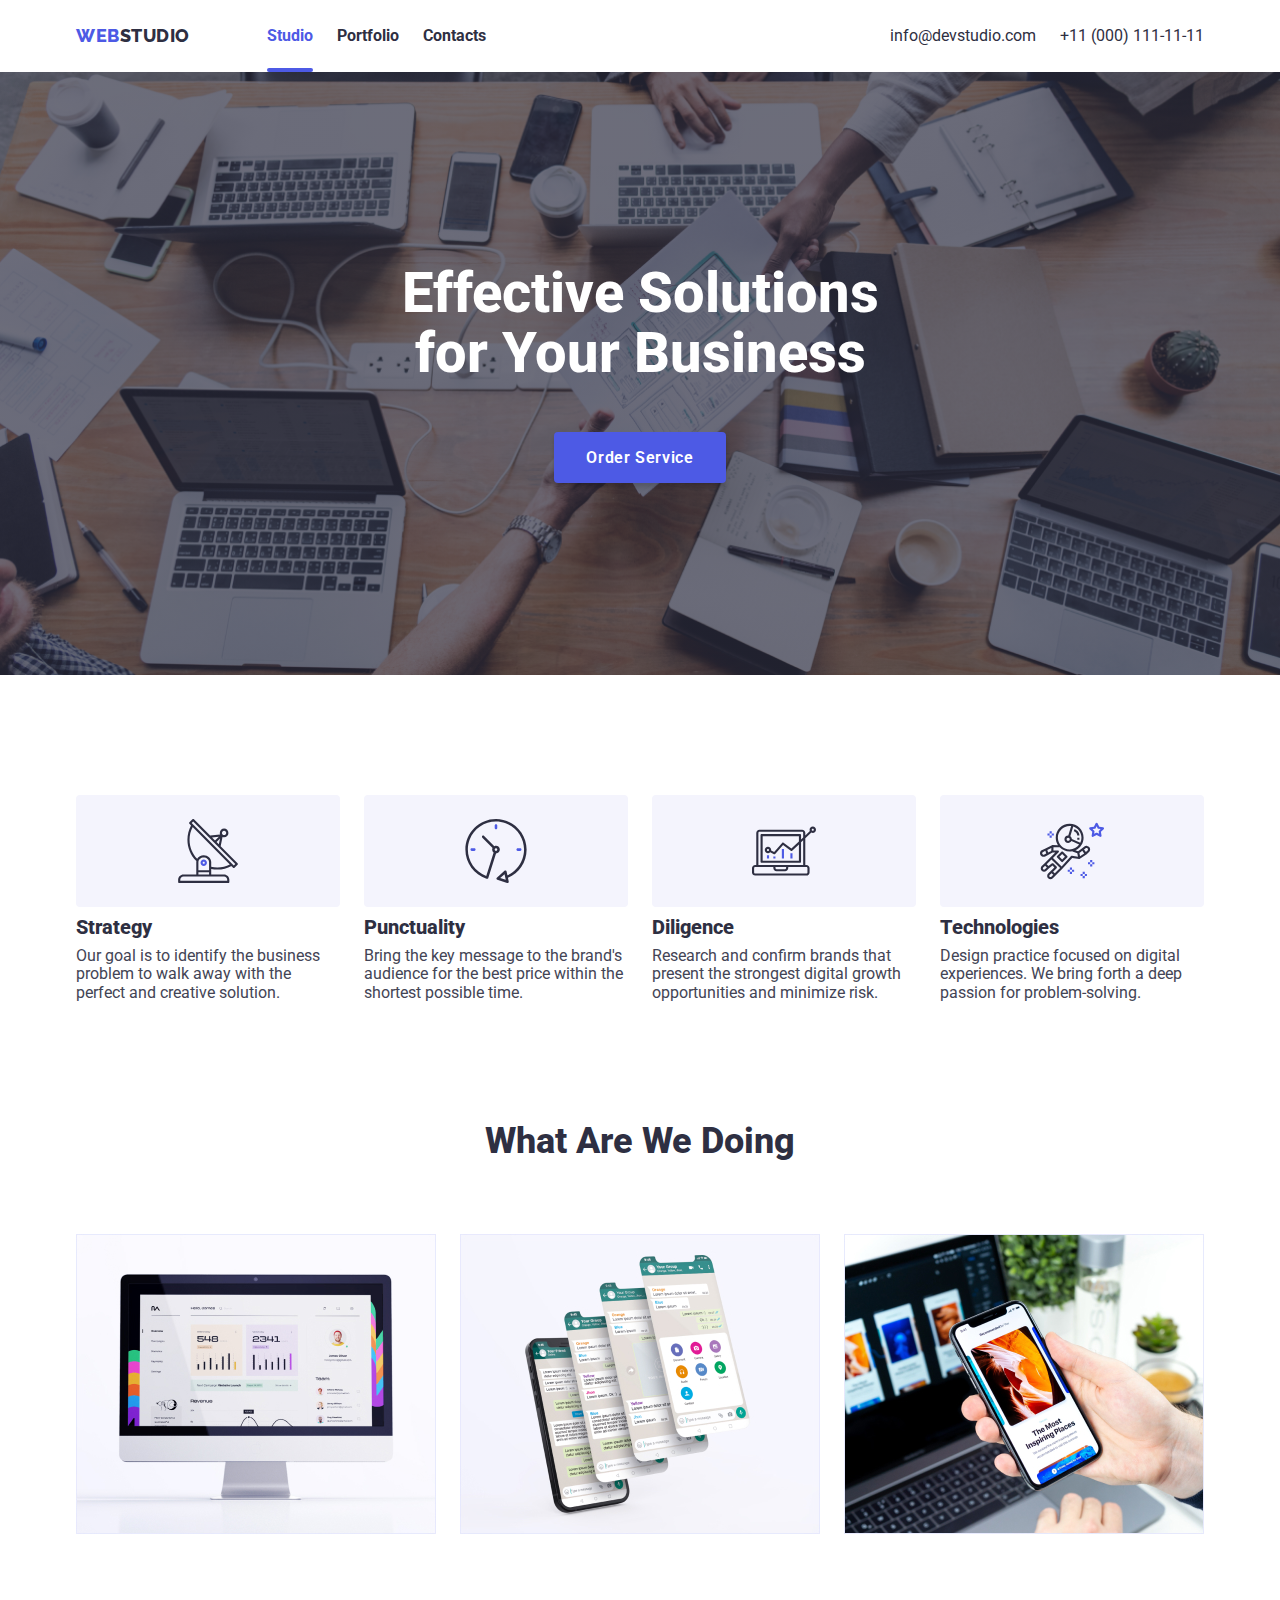
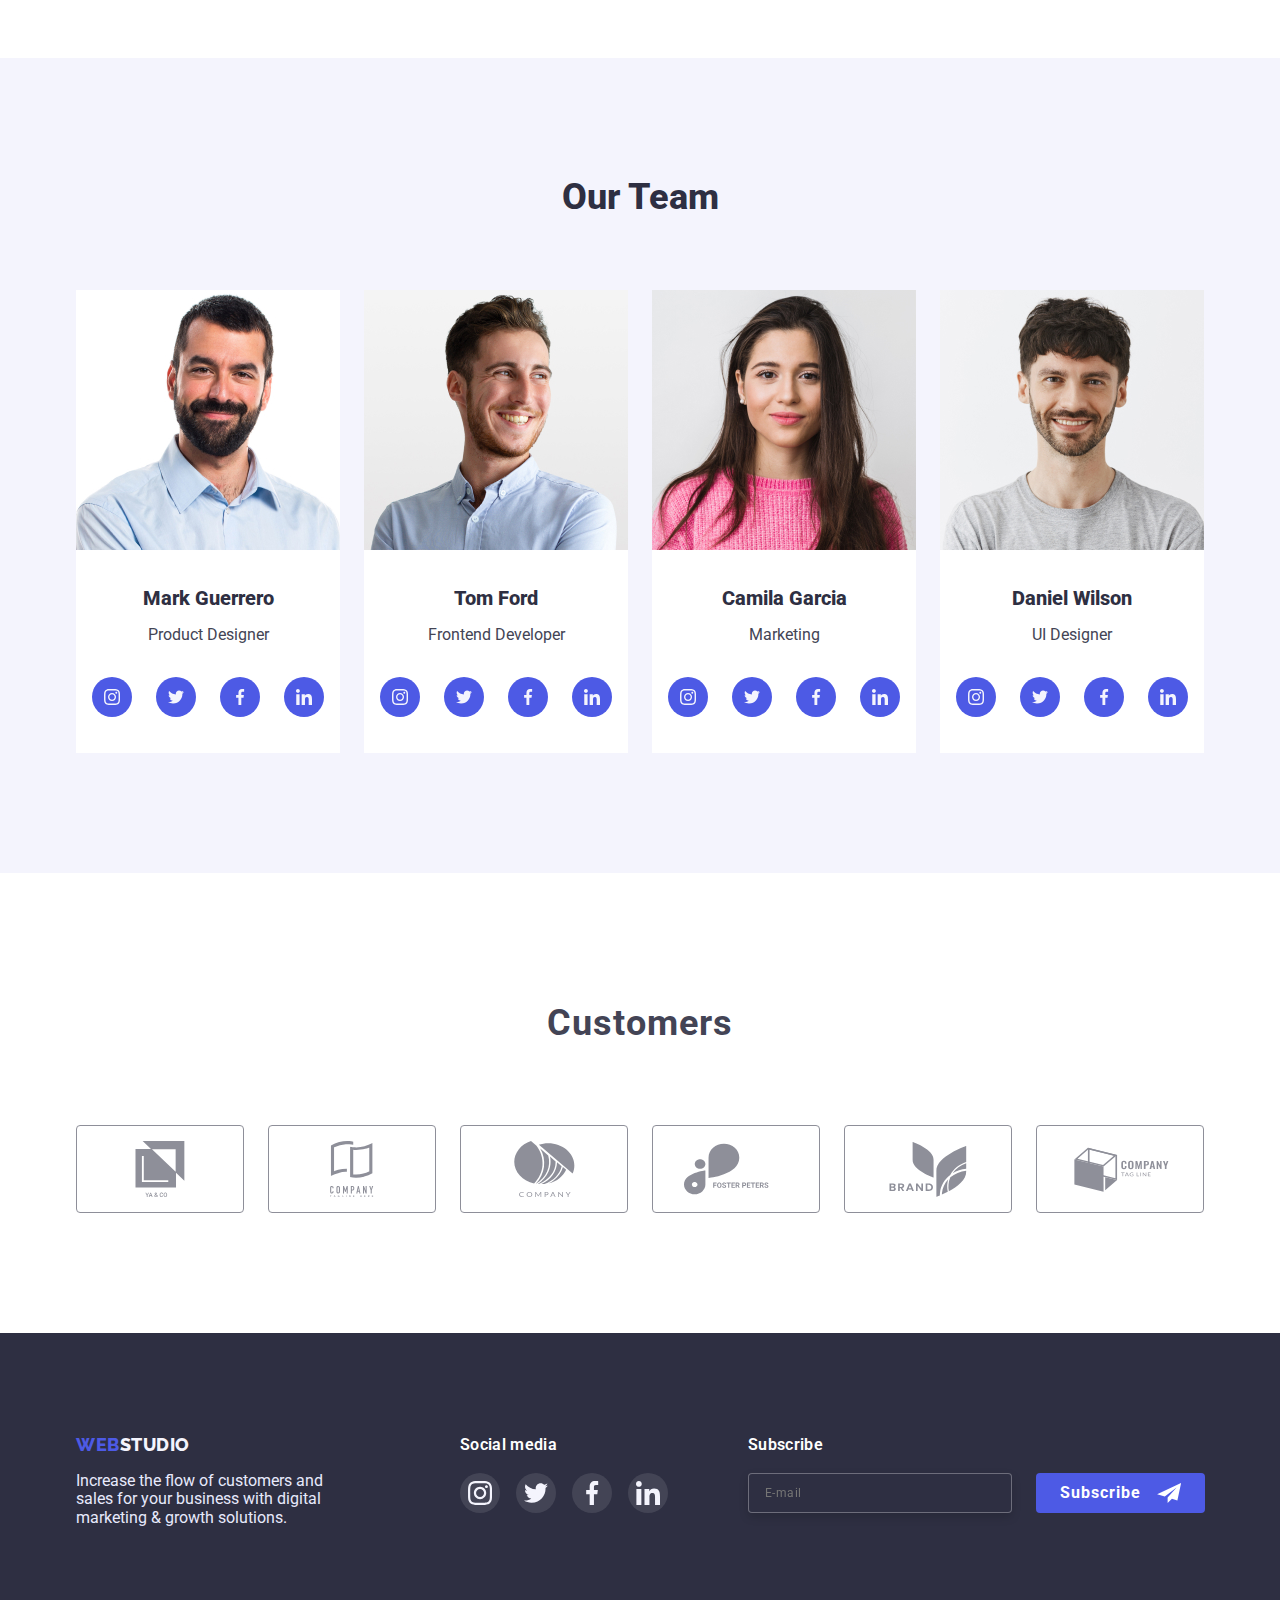
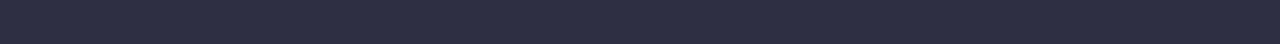
<file: index.html>
<!DOCTYPE html>
<html lang="en">
  <head>
    <meta charset="UTF-8" />
    <meta http-equiv="X-UA-Compatible" content="IE=edge" />
    <meta name="viewport" content="width=device-width, initial-scale=1.0" />
    <title>WebStudio</title>
    <link rel="preconnect" href="https://fonts.googleapis.com" />
    <link rel="preconnect" href="https://fonts.gstatic.com" crossorigin />
    <link
      href="https://fonts.googleapis.com/css2?family=Raleway:wght@700;800&family=Roboto:wght@400;500;700;900&display=swap"
      rel="stylesheet"
    />
    <link rel="stylesheet" href="./css/modern-normalize.css" />
    <link rel="stylesheet" href="./css/styles.css" />
  </head>
  <body>
    <header class="page-header">
      <div class="container container-header">
        <nav class="page-nav">
          <a href="./index.html" class="logo-web link"
            >web<span class="logo-studio link">studio</span></a
          >
          <ul class="navigation list">
            <li><a href="./index.html" class="link current-page">Studio</a></li>
            <li>
              <a href="./portfolio.html" class="link">Portfolio</a>
            </li>
            <li><a href="" class="link">Contacts</a></li>
          </ul>
        </nav>
        <ul class="contacts list">
          <li>
            <a href="mailto:info@devstudio.com" class="link"
              >info@devstudio.com</a
            >
          </li>
          <li>
            <a href="tel:+110001111111" class="link">+11 (000) 111-11-11</a>
          </li>
        </ul>
      </div>
    </header>
    <main>
      <!-- hero -->
      <section class="hero">
        <div class="container">
          <h1 class="hero-title">Effective Solutions for Your Business</h1>
          <button type="button" class="hero-button" data-modal-open>
            Order Service
          </button>
        </div>
      </section>
      <!-- spdt -->
      <section class="spdt">
        <div class="container">
          <ul class="list">
            <li class="spdt-item">
              <div class="spdt-item-icon">
                <svg class="spdt-svg" width="64" height="64">
                  <use href="./images/svg/symbol-defs.svg#icon-Feature1"></use>
                </svg>
              </div>
              <h3 class="spdt-name">Strategy</h3>
              <p>
                Our goal is to identify the business problem to walk away with
                the perfect and creative solution.
              </p>
            </li>
            <li class="spdt-item">
              <div class="spdt-item-icon">
                <svg class="spdt-svg" width="64" height="64">
                  <use href="./images/svg/symbol-defs.svg#icon-Feature2"></use>
                </svg>
              </div>
              <h3 class="spdt-name">Punctuality</h3>
              <p>
                Bring the key message to the brand's audience for the best price
                within the shortest possible time.
              </p>
            </li>
            <li class="spdt-item">
              <div class="spdt-item-icon">
                <svg class="spdt-svg" width="64" height="64">
                  <use href="./images/svg/symbol-defs.svg#icon-Feature3"></use>
                </svg>
              </div>
              <h3 class="spdt-name">Diligence</h3>
              <p>
                Research and confirm brands that present the strongest digital
                growth opportunities and minimize risk.
              </p>
            </li>
            <li class="spdt-item">
              <div class="spdt-item-icon">
                <svg class="spdt-svg" width="64" height="64">
                  <use href="./images/svg/symbol-defs.svg#icon-Feature4"></use>
                </svg>
              </div>
              <h3 class="spdt-name">Technologies</h3>
              <p>
                Design practice focused on digital experiences. We bring forth a
                deep passion for problem-solving.
              </p>
            </li>
          </ul>
        </div>
      </section>
      <!-- whatdo -->
      <section class="whatdo">
        <div class="container">
          <h2 class="whatdo-name">What Are We Doing</h2>
          <ul class="list">
            <li>
              <img
                src="./images/1.jpg"
                alt="computer"
                width="360"
                height="300"
              />
            </li>
            <li>
              <img src="./images/2.jpg" alt="phones" width="360" height="300" />
            </li>
            <li>
              <img
                src="./images/3.jpg"
                alt="notebook"
                width="360"
                height="300"
              />
            </li>
          </ul>
        </div>
      </section>
      <!-- Team -->
      <section class="team">
        <div class="container">
          <h2 class="team-title">Our Team</h2>
          <ul class="list">
            <li class="team-item">
              <img src="./images/4.jpg" alt="Mark Guerrero" />
              <div class="container-team-item">
                <h3 class="team-name">Mark Guerrero</h3>
                <p class="team-job">Product Designer</p>
                <ul class="list-social-media list">
                  <li class="item-social-media">
                    <a href="" class="link-social-media">
                      <svg class="icon-social-media" width="16px" height="16px">
                        <use
                          href="./images/svg/symbol-defs.svg#icon-team_instagram"
                        ></use>
                      </svg>
                    </a>
                  </li>
                  <li class="item-social-media">
                    <a href="" class="link-social-media">
                      <svg class="icon-social-media" width="16px" height="16px">
                        <use
                          href="./images/svg/symbol-defs.svg#icon-team_twitter"
                        ></use>
                      </svg>
                    </a>
                  </li>
                  <li class="item-social-media">
                    <a href="" class="link-social-media">
                      <svg class="icon-social-media" width="16px" height="16px">
                        <use
                          href="./images/svg/symbol-defs.svg#icon-team_facebook"
                        ></use>
                      </svg>
                    </a>
                  </li>
                  <li class="item-social-media">
                    <a href="" class="link-social-media">
                      <svg class="icon-social-media" width="16px" height="16px">
                        <use
                          href="./images/svg/symbol-defs.svg#icon-team_linkedin"
                        ></use>
                      </svg>
                    </a>
                  </li>
                </ul>
              </div>
            </li>
            <li class="team-item">
              <img src="./images/5.jpg" alt="Tom Ford" />
              <div class="container-team-item">
                <h3 class="team-name">Tom Ford</h3>
                <p class="team-job">Frontend Developer</p>
                <ul class="list-social-media list">
                  <li class="item-social-media">
                    <a href="" class="link-social-media">
                      <svg class="icon-social-media" width="16px" height="16px">
                        <use
                          href="./images/svg/symbol-defs.svg#icon-team_instagram"
                        ></use>
                      </svg>
                    </a>
                  </li>
                  <li class="item-social-media">
                    <a href="" class="link-social-media">
                      <svg class="icon-social-media" width="16px" height="16px">
                        <use
                          href="./images/svg/symbol-defs.svg#icon-team_twitter"
                        ></use>
                      </svg>
                    </a>
                  </li>
                  <li class="item-social-media">
                    <a href="" class="link-social-media">
                      <svg class="icon-social-media" width="16px" height="16px">
                        <use
                          href="./images/svg/symbol-defs.svg#icon-team_facebook"
                        ></use>
                      </svg>
                    </a>
                  </li>
                  <li class="item-social-media">
                    <a href="" class="link-social-media">
                      <svg class="icon-social-media" width="16px" height="16px">
                        <use
                          href="./images/svg/symbol-defs.svg#icon-team_linkedin"
                        ></use>
                      </svg>
                    </a>
                  </li>
                </ul>
              </div>
            </li>
            <li class="team-item">
              <img src="./images/6.jpg" alt="Camila Garcia" />
              <div class="container-team-item">
                <h3 class="team-name">Camila Garcia</h3>
                <p class="team-job">Marketing</p>
                <ul class="list-social-media list">
                  <li class="item-social-media">
                    <a href="" class="link-social-media">
                      <svg class="icon-social-media" width="16px" height="16px">
                        <use
                          href="./images/svg/symbol-defs.svg#icon-team_instagram"
                        ></use>
                      </svg>
                    </a>
                  </li>
                  <li class="item-social-media">
                    <a href="" class="link-social-media">
                      <svg class="icon-social-media" width="16px" height="16px">
                        <use
                          href="./images/svg/symbol-defs.svg#icon-team_twitter"
                        ></use>
                      </svg>
                    </a>
                  </li>
                  <li class="item-social-media">
                    <a href="" class="link-social-media">
                      <svg class="icon-social-media" width="16px" height="16px">
                        <use
                          href="./images/svg/symbol-defs.svg#icon-team_facebook"
                        ></use>
                      </svg>
                    </a>
                  </li>
                  <li class="item-social-media">
                    <a href="" class="link-social-media">
                      <svg class="icon-social-media" width="16px" height="16px">
                        <use
                          href="./images/svg/symbol-defs.svg#icon-team_linkedin"
                        ></use>
                      </svg>
                    </a>
                  </li>
                </ul>
              </div>
            </li>
            <li class="team-item">
              <img src="./images/7.jpg" alt="Daniel Wilson" />
              <div class="container-team-item">
                <h3 class="team-name">Daniel Wilson</h3>
                <p class="team-job">UI Designer</p>
                <ul class="list-social-media list">
                  <li class="item-social-media">
                    <a href="" class="link-social-media">
                      <svg class="icon-social-media" width="16px" height="16px">
                        <use
                          href="./images/svg/symbol-defs.svg#icon-team_instagram"
                        ></use>
                      </svg>
                    </a>
                  </li>
                  <li class="item-social-media">
                    <a href="" class="link-social-media">
                      <svg class="icon-social-media" width="16px" height="16px">
                        <use
                          href="./images/svg/symbol-defs.svg#icon-team_twitter"
                        ></use>
                      </svg>
                    </a>
                  </li>
                  <li class="item-social-media">
                    <a href="" class="link-social-media">
                      <svg class="icon-social-media" width="16px" height="16px">
                        <use
                          href="./images/svg/symbol-defs.svg#icon-team_facebook"
                        ></use>
                      </svg>
                    </a>
                  </li>
                  <li class="item-social-media">
                    <a href="" class="link-social-media">
                      <svg class="icon-social-media" width="16px" height="16px">
                        <use
                          href="./images/svg/symbol-defs.svg#icon-team_linkedin"
                        ></use>
                      </svg>
                    </a>
                  </li>
                </ul>
              </div>
            </li>
          </ul>
        </div>
      </section>
      <!-- Customers -->
      <section class="customers">
        <div class="container">
          <h2 class="customers-title">Customers</h2>
          <ul class="customers-list list">
            <li>
              <a href="" class="customers-link link">
                <svg width="104" height="56" class="icon-customers">
                  <use
                    href="./images/client/symbol-defs.svg#icon-client1"
                  ></use>
                </svg>
              </a>
            </li>
            <li>
              <a href="" class="customers-link link">
                <svg width="104" height="56" class="icon-customers">
                  <use
                    href="./images/client/symbol-defs.svg#icon-client2"
                  ></use>
                </svg>
              </a>
            </li>
            <li>
              <a href="" class="customers-link link">
                <svg width="104" height="56" class="icon-customers">
                  <use
                    href="./images/client/symbol-defs.svg#icon-client3"
                  ></use>
                </svg>
              </a>
            </li>
            <li>
              <a href="" class="customers-link link">
                <svg width="104" height="56" class="icon-customers">
                  <use
                    href="./images/client/symbol-defs.svg#icon-client4"
                  ></use>
                </svg>
              </a>
            </li>
            <li>
              <a href="" class="customers-link link">
                <svg width="104" height="56" class="icon-customers">
                  <use
                    href="./images/client/symbol-defs.svg#icon-client5"
                  ></use>
                </svg>
              </a>
            </li>
            <li>
              <a href="" class="customers-link link">
                <svg width="104" height="56" class="icon-customers">
                  <use
                    href="./images/client/symbol-defs.svg#icon-client6"
                  ></use>
                </svg>
              </a>
            </li>
          </ul>
        </div>
      </section>
    </main>
    <!-- footer -->
    <footer class="footer">
      <div class="container container-footer">
        <div class="footer-prom">
          <a href="./index.html" class="logo-web-footer link"
            >web<span class="studio-white">studio</span></a
          >
          <p class="footer-text">
            Increase the flow of customers and sales for your business with
            digital marketing & growth solutions.
          </p>
        </div>
        <div class="footer-social-media">
          <h3 class="footer-sm-title">Social media</h3>
          <ul class="list-social-media list">
            <li>
              <a href="" class="link-social-media">
                <svg width="24px" height="24px" class="icon-social-media">
                  <use
                    href="./images/svg/symbol-defs.svg#icon-social_media_instagram"
                  ></use>
                </svg>
              </a>
            </li>
            <li>
              <a href="" class="link-social-media">
                <svg width="24px" height="24px" class="icon-social-media">
                  <use
                    href="./images/svg/symbol-defs.svg#icon-social_media_twitter"
                  ></use>
                </svg>
              </a>
            </li>
            <li>
              <a href="" class="link-social-media">
                <svg width="24px" height="24px" class="icon-social-media">
                  <use
                    href="./images/svg/symbol-defs.svg#icon-social_media_facebook"
                  ></use>
                </svg>
              </a>
            </li>
            <li>
              <a href="" class="link-social-media">
                <svg width="24px" height="24px" class="icon-social-media">
                  <use
                    href="./images/svg/symbol-defs.svg#icon-social_media_linkedin"
                  ></use>
                </svg>
              </a>
            </li>
          </ul>
        </div>
        <form class="subscribe">
          <label for="subscribe-email" class="subscribe-label">Subscribe</label>
          <span class="subscribe-email">
            <input
              type="email"
              id="subscribe-email"
              name="email"
              class="subscribe-input"
              required
              placeholder="E-mail"
            />
            <button type="submit" class="subscribe-button">
              <span>Subscribe</span>
              <svg width="24px" height="20px" class="subscribe-button-icon">
                <use href="./images/svg/symbol-defs.svg#ss"></use>
              </svg>
            </button>
          </span>
        </form>
      </div>
    </footer>
    <div class="backdrop is-hidden" data-modal>
      <div class="modal">
        <button type="button" class="modal-close-btn" data-modal-close>
          <svg class="modal-close-btn-icon" width="8" height="8">
            <use href="./images/svg/symbol-defs.svg#icon-X"></use>
          </svg>
        </button>
        <form class="modal-form">
          <b class="title-modal"
            >Leave your contacts and we will call you back</b
          >
          <label class="modal-form-field">
            <p class="modal-form-input-desc">Name</p>
            <span class="modal-input">
              <input
                type="text"
                name="user_name"
                class="modal-form-input"
                required
                pattern="^[a-zA-Z]+"
                minlength="2"
              />
              <svg class="modal-icon" width="12" height="12">
                <use href="./images/modal/modal.svg#icon-1"></use>
              </svg>
            </span>
          </label>
          <label class="modal-form-field">
            <p class="modal-form-input-desc">Phone</p>
            <span class="modal-input">
              <input
                type="tel"
                name="user_tel"
                class="modal-form-input"
                required
                pattern="[0-9]{3}-[0-9]{3}-[0-9]{2}-[0-9]{2}"
                title="xxx-xxx-xx-xx"
              />
              <svg class="modal-icon" width="12" height="12">
                <use href="./images/modal/modal.svg#icon-2"></use>
              </svg>
            </span>
          </label>
          <label class="modal-form-field">
            <p class="modal-form-input-desc">Email</p>
            <span class="modal-input">
              <input
                type="email"
                name="user_email"
                class="modal-form-input"
                required
              />
              <svg class="modal-icon" width="12" height="12">
                <use href="./images/modal/modal.svg#icon-3"></use>
              </svg>
            </span>
          </label>
          <label class="modal-form-field">
            <p class="modal-form-input-desc">Comment</p>
            <textarea
              name="user_message"
              class="modal-form-comment"
              placeholder="Text input"
            ></textarea>
          </label>
          <input
            id="user-policy"
            type="checkbox"
            name="user_policy"
            class="modal-form-check-input visualy-hidden"
            required
          />
          <label for="user-policy" class="modal-form-check-label"
            ><span class="modal-form-accept-condition"
              >I accept the terms and conditions of the
              <a href="" class="privacy-policy">Privacy Policy</a></span
            ></label
          >
          <button type="submit" class="modal-form-submit">
            <span class="modal-form-submit-title">Send</span>
          </button>
        </form>
      </div>
    </div>
    <script src="./js/modal.js"></script>
  </body>
</html>
</file>
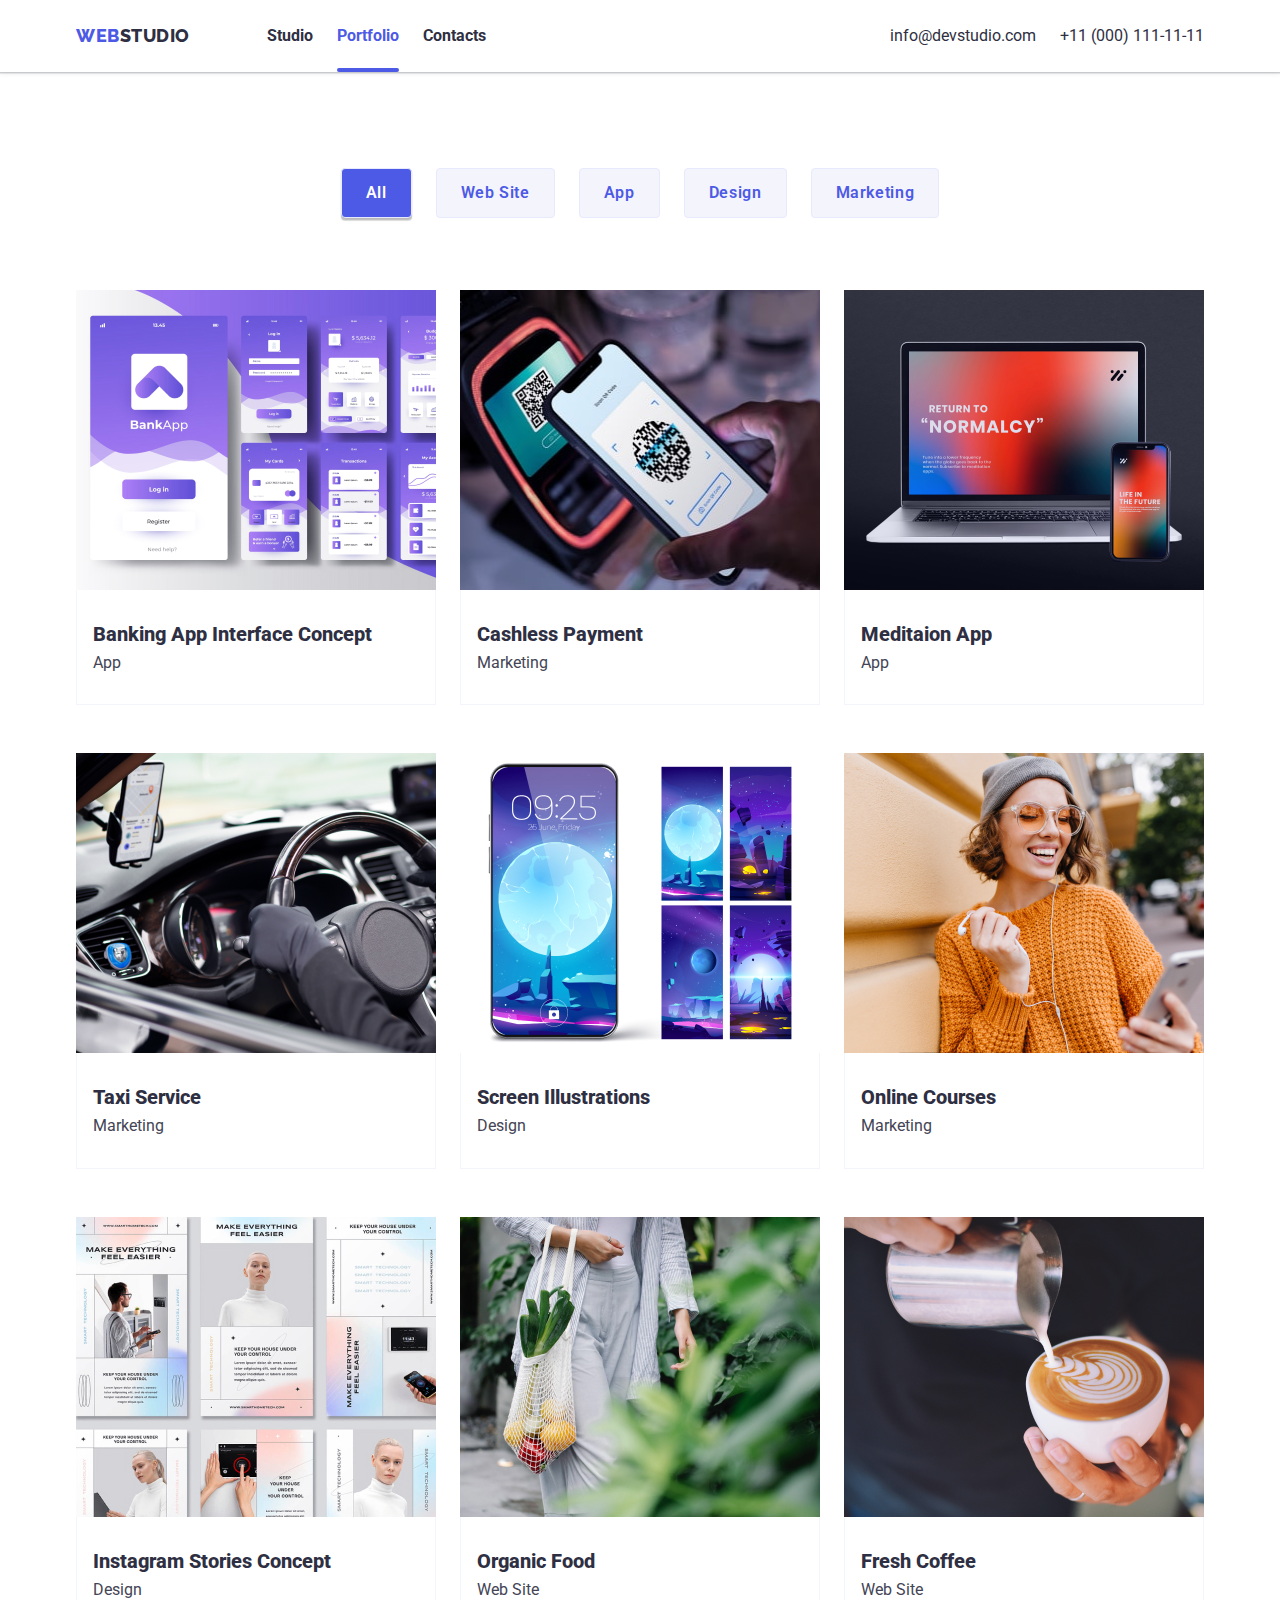
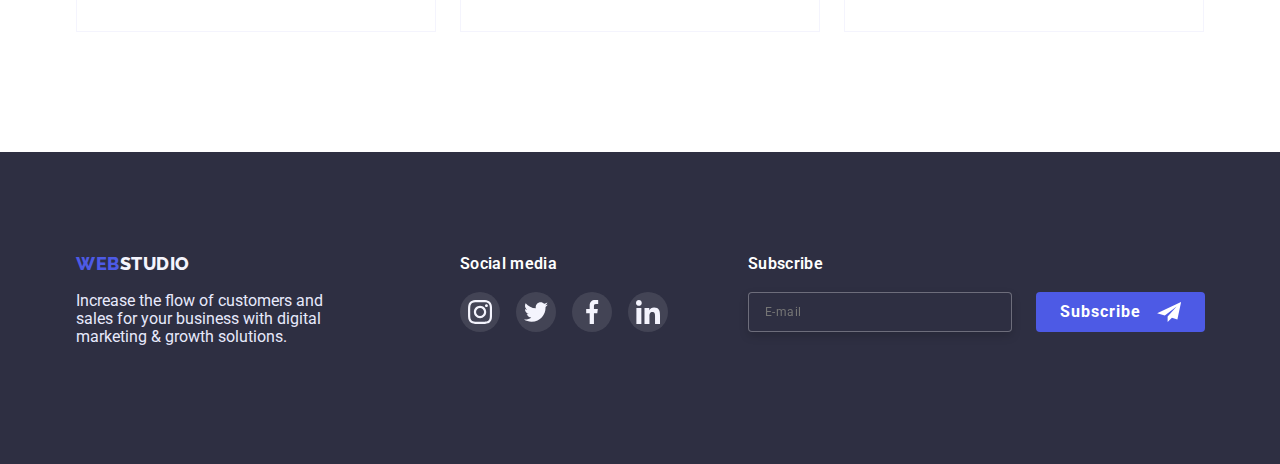
<file: portfolio.html>
<!DOCTYPE html>
<html lang="en">
  <head>
    <meta charset="UTF-8" />
    <meta http-equiv="X-UA-Compatible" content="IE=edge" />
    <meta name="viewport" content="width=device-width, initial-scale=1.0" />
    <title>WebStudio</title>
    <link rel="preconnect" href="https://fonts.googleapis.com" />
    <link rel="preconnect" href="https://fonts.gstatic.com" crossorigin />
    <link
      href="https://fonts.googleapis.com/css2?family=Raleway:wght@700;800&family=Roboto:wght@400;500;700;900&display=swap"
      rel="stylesheet"
    />
    <link rel="stylesheet" href="./css/modern-normalize.css" />
    <link rel="stylesheet" href="./css/styles.css" />
  </head>
  <body>
    <header class="page-header">
      <div class="container container-header">
        <nav class="page-nav">
          <a href="./index.html" class="logo-web link"
            >web<span class="logo-studio link">studio</span></a
          >
          <ul class="navigation list">
            <li><a href="./index.html" class="link">Studio</a></li>
            <li>
              <a href="./portfolio.html" class="link current-page">Portfolio</a>
            </li>
            <li><a href="" class="link">Contacts</a></li>
          </ul>
        </nav>
        <ul class="contacts list">
          <li>
            <a href="mailto:info@devstudio.com" class="link"
              >info@devstudio.com</a
            >
          </li>
          <li>
            <a href="tel:+110001111111" class="link">+11 (000) 111-11-11</a>
          </li>
        </ul>
      </div>
    </header>
    <main>
      <!-- buttons -->
      <section class="filter">
        <div class="container">
          <h1 class="dnon">Portfolio</h1>
          <ul class="filter-list list">
            <li class="filter-item">
              <button type="button" class="filter-btnall buttonsall">
                All
              </button>
            </li>
            <li class="filter-item">
              <button type="button" class="filter-btn buttons">Web Site</button>
            </li>
            <li class="filter-item">
              <button type="button" class="filter-btn buttons">App</button>
            </li>
            <li class="filter-item">
              <button type="button" class="filter-btn buttons">Design</button>
            </li>
            <li class="filter-item">
              <button type="button" class="filter-btn buttons">
                Marketing
              </button>
            </li>
          </ul>
        </div>
      </section>
      <!-- portfolio -->
      <section class="portfolio">
        <div class="container">
          <ul class="portfolio-card_list list">
            <li class="portfolio-card_item">
              <a href="" class="portfolio-link link">
                <div class="portfolio-overlay">
                  <img
                    src="./images/8.jpg"
                    alt="Banking App Interface Concept"
                    width="360"
                    class="img"
                  />
                  <p class="overlay">
                    14 Stylish and User-Friendly App Design Concepts · Task
                    Manager App · Calorie Tracker App · Exotic Fruit Ecommerce
                    App · Cloud Storage App
                  </p>
                </div>
                <div class="portfolio-card_box">
                  <h2 class="portfolio-name">Banking App Interface Concept</h2>
                  <p class="portfolio-category">App</p>
                </div>
              </a>
            </li>
            <li class="portfolio-card_item">
              <a href="" class="portfolio-link link">
                <div class="portfolio-overlay">
                  <img
                    src="./images/9.jpg"
                    alt="Cashless Payment"
                    width="360"
                    class="img"
                  />
                  <p class="overlay">
                    14 Stylish and User-Friendly App Design Concepts · Task
                    Manager App · Calorie Tracker App · Exotic Fruit Ecommerce
                    App · Cloud Storage App
                  </p>
                </div>
                <div class="portfolio-card_box">
                  <h2 class="portfolio-name">Cashless Payment</h2>
                  <p class="portfolio-category">Marketing</p>
                </div>
              </a>
            </li>
            <li class="portfolio-card_item">
              <a href="" class="portfolio-link link">
                <div class="portfolio-overlay">
                  <img
                    src="./images/10.jpg"
                    alt="Meditaion App"
                    width="360"
                    class="img"
                  />
                  <p class="overlay">
                    14 Stylish and User-Friendly App Design Concepts · Task
                    Manager App · Calorie Tracker App · Exotic Fruit Ecommerce
                    App · Cloud Storage App
                  </p>
                </div>
                <div class="portfolio-card_box">
                  <h2 class="portfolio-name">Meditaion App</h2>
                  <p class="portfolio-category">App</p>
                </div>
              </a>
            </li>
            <li class="portfolio-card_item">
              <a href="" class="portfolio-link link">
                <div class="portfolio-overlay">
                  <img
                    src="./images/11.jpg"
                    alt="Taxi Service"
                    width="360"
                    class="img"
                  />
                  <p class="overlay">
                    14 Stylish and User-Friendly App Design Concepts · Task
                    Manager App · Calorie Tracker App · Exotic Fruit Ecommerce
                    App · Cloud Storage App
                  </p>
                </div>
                <div class="portfolio-card_box">
                  <h2 class="portfolio-name">Taxi Service</h2>
                  <p class="portfolio-category">Marketing</p>
                </div>
              </a>
            </li>
            <li class="portfolio-card_item">
              <a href="" class="portfolio-link link">
                <div class="portfolio-overlay">
                  <img
                    src="./images/12.jpg"
                    alt="Screen Illustrations"
                    width="360"
                    class="img"
                  />
                  <p class="overlay">
                    14 Stylish and User-Friendly App Design Concepts · Task
                    Manager App · Calorie Tracker App · Exotic Fruit Ecommerce
                    App · Cloud Storage App
                  </p>
                </div>
                <div class="portfolio-card_box">
                  <h2 class="portfolio-name">Screen Illustrations</h2>
                  <p class="portfolio-category">Design</p>
                </div>
              </a>
            </li>
            <li class="portfolio-card_item">
              <a href="" class="portfolio-link link">
                <div class="portfolio-overlay">
                  <img
                    src="./images/13.jpg"
                    alt="Online Courses"
                    width="360"
                    class="img"
                  />
                  <p class="overlay">
                    14 Stylish and User-Friendly App Design Concepts · Task
                    Manager App · Calorie Tracker App · Exotic Fruit Ecommerce
                    App · Cloud Storage App
                  </p>
                </div>
                <div class="portfolio-card_box">
                  <h2 class="portfolio-name">Online Courses</h2>
                  <p class="portfolio-category">Marketing</p>
                </div>
              </a>
            </li>
            <li class="portfolio-card_item">
              <a href="" class="portfolio-link link">
                <div class="portfolio-overlay">
                  <img
                    src="./images/14.jpg"
                    alt="Instagram Stories Concept"
                    width="360"
                    class="img"
                  />
                  <p class="overlay">
                    14 Stylish and User-Friendly App Design Concepts · Task
                    Manager App · Calorie Tracker App · Exotic Fruit Ecommerce
                    App · Cloud Storage App
                  </p>
                </div>
                <div class="portfolio-card_box">
                  <h2 class="portfolio-name">Instagram Stories Concept</h2>
                  <p class="portfolio-category">Design</p>
                </div>
              </a>
            </li>
            <li class="portfolio-card_item">
              <a href="" class="portfolio-link link">
                <div class="portfolio-overlay">
                  <img
                    src="./images/15.jpg"
                    alt="Organic Food"
                    width="360"
                    class="img"
                  />
                  <p class="overlay">
                    14 Stylish and User-Friendly App Design Concepts · Task
                    Manager App · Calorie Tracker App · Exotic Fruit Ecommerce
                    App · Cloud Storage App
                  </p>
                </div>
                <div class="portfolio-card_box">
                  <h2 class="portfolio-name">Organic Food</h2>
                  <p class="portfolio-category">Web Site</p>
                </div>
              </a>
            </li>
            <li class="portfolio-card_item">
              <a href="" class="portfolio-link link">
                <div class="portfolio-overlay">
                  <img
                    src="./images/16.jpg"
                    alt="Fresh Coffee"
                    width="360"
                    class="img"
                  />
                  <p class="overlay">
                    14 Stylish and User-Friendly App Design Concepts · Task
                    Manager App · Calorie Tracker App · Exotic Fruit Ecommerce
                    App · Cloud Storage App
                  </p>
                </div>
                <div class="portfolio-card_box">
                  <h2 class="portfolio-name">Fresh Coffee</h2>
                  <p class="portfolio-category">Web Site</p>
                </div>
              </a>
            </li>
          </ul>
        </div>
      </section>
    </main>
    <!-- footer -->
    <footer class="footer">
      <div class="container container-footer">
        <div class="footer-prom">
          <a href="./index.html" class="logo-web-footer link"
            >web<span class="studio-white">studio</span></a
          >
          <p class="footer-text">
            Increase the flow of customers and sales for your business with
            digital marketing & growth solutions.
          </p>
        </div>
        <div class="footer-social-media">
          <h3 class="footer-sm-title">Social media</h3>
          <ul class="list-social-media list">
            <li>
              <a href="" class="link-social-media">
                <svg width="24px" height="24px" class="icon-social-media">
                  <use
                    href="./images/svg/symbol-defs.svg#icon-social_media_instagram"
                  ></use>
                </svg>
              </a>
            </li>
            <li>
              <a href="" class="link-social-media">
                <svg width="24px" height="24px" class="icon-social-media">
                  <use
                    href="./images/svg/symbol-defs.svg#icon-social_media_twitter"
                  ></use>
                </svg>
              </a>
            </li>
            <li>
              <a href="" class="link-social-media">
                <svg width="24px" height="24px" class="icon-social-media">
                  <use
                    href="./images/svg/symbol-defs.svg#icon-social_media_facebook"
                  ></use>
                </svg>
              </a>
            </li>
            <li>
              <a href="" class="link-social-media">
                <svg width="24px" height="24px" class="icon-social-media">
                  <use
                    href="./images/svg/symbol-defs.svg#icon-social_media_linkedin"
                  ></use>
                </svg>
              </a>
            </li>
          </ul>
        </div>
        <form class="subscribe">
          <label for="subscribe-email" class="subscribe-label">Subscribe</label>
          <span class="subscribe-email">
            <input
              type="email"
              id="subscribe-email"
              name="email"
              class="subscribe-input"
              required
              placeholder="E-mail"
            />
            <button type="submit" class="subscribe-button">
              <span>Subscribe</span>
              <svg width="24px" height="20px" class="subscribe-button-icon">
                <use href="./images/svg/symbol-defs.svg#ss"></use>
              </svg>
            </button>
          </span>
        </form>
      </div>
    </footer>
  </body>
</html>
</file>
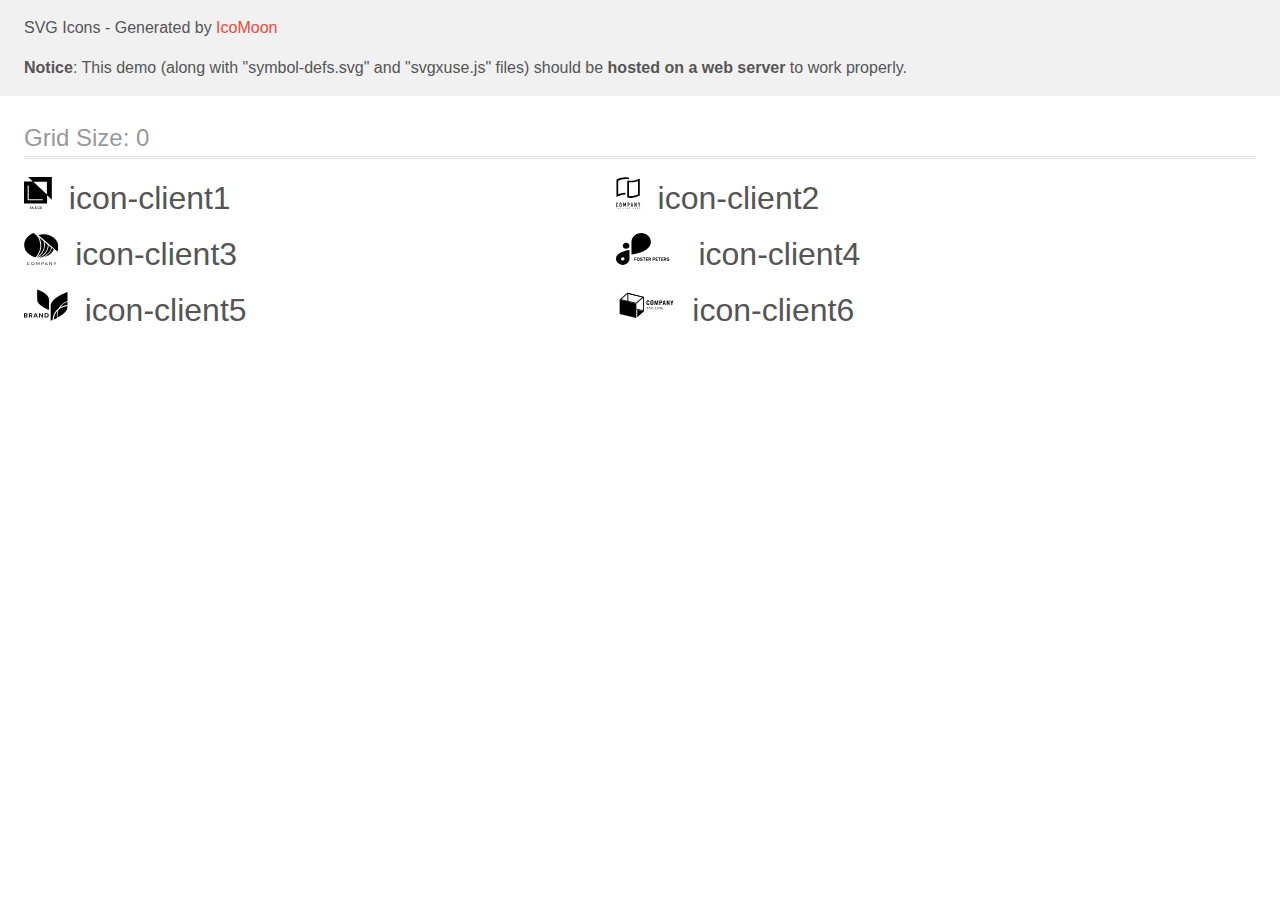
<file: images/client/demo-external-svg.html>
<!doctype html>
<html>
<head>
    <title>IcoMoon - SVG Icons</title>
    <meta charset="utf-8">
    <meta name="viewport" content="width=device-width, initial-scale=1">
    <link rel="stylesheet" href="demo-files/demo.css">
    <link rel="stylesheet" href="style.css">
</head>
<body>
<header class="bgc1 clearfix">
<div class="mhl">
    <p>SVG Icons - Generated by <a href="https://icomoon.io/app">IcoMoon</a></p><p><strong>Notice</strong>: This demo (along with "symbol-defs.svg" and "svgxuse.js" files) should be <b>hosted on a web server</b> to work properly.</p>
</div>
</header>
    <div class="clearfix mhl ptl">
        <h1 class="mvm mtn fgc1">Grid Size: 0</h1>
        <div class="glyph fs1">
            <div class="clearfix pbs">
                <svg class="icon icon-client1"><use xlink:href="symbol-defs.svg#icon-client1"></use></svg><span class="name"> icon-client1</span>
            </div>
        </div>
        <div class="glyph fs1">
            <div class="clearfix pbs">
                <svg class="icon icon-client2"><use xlink:href="symbol-defs.svg#icon-client2"></use></svg><span class="name"> icon-client2</span>
            </div>
        </div>
        <div class="glyph fs1">
            <div class="clearfix pbs">
                <svg class="icon icon-client3"><use xlink:href="symbol-defs.svg#icon-client3"></use></svg><span class="name"> icon-client3</span>
            </div>
        </div>
        <div class="glyph fs1">
            <div class="clearfix pbs">
                <svg class="icon icon-client4"><use xlink:href="symbol-defs.svg#icon-client4"></use></svg><span class="name"> icon-client4</span>
            </div>
        </div>
        <div class="glyph fs1">
            <div class="clearfix pbs">
                <svg class="icon icon-client5"><use xlink:href="symbol-defs.svg#icon-client5"></use></svg><span class="name"> icon-client5</span>
            </div>
        </div>
        <div class="glyph fs1">
            <div class="clearfix pbs">
                <svg class="icon icon-client6"><use xlink:href="symbol-defs.svg#icon-client6"></use></svg><span class="name"> icon-client6</span>
            </div>
        </div>
  </div>
<script defer src="svgxuse.js"></script>
</body>
</html>
</file>
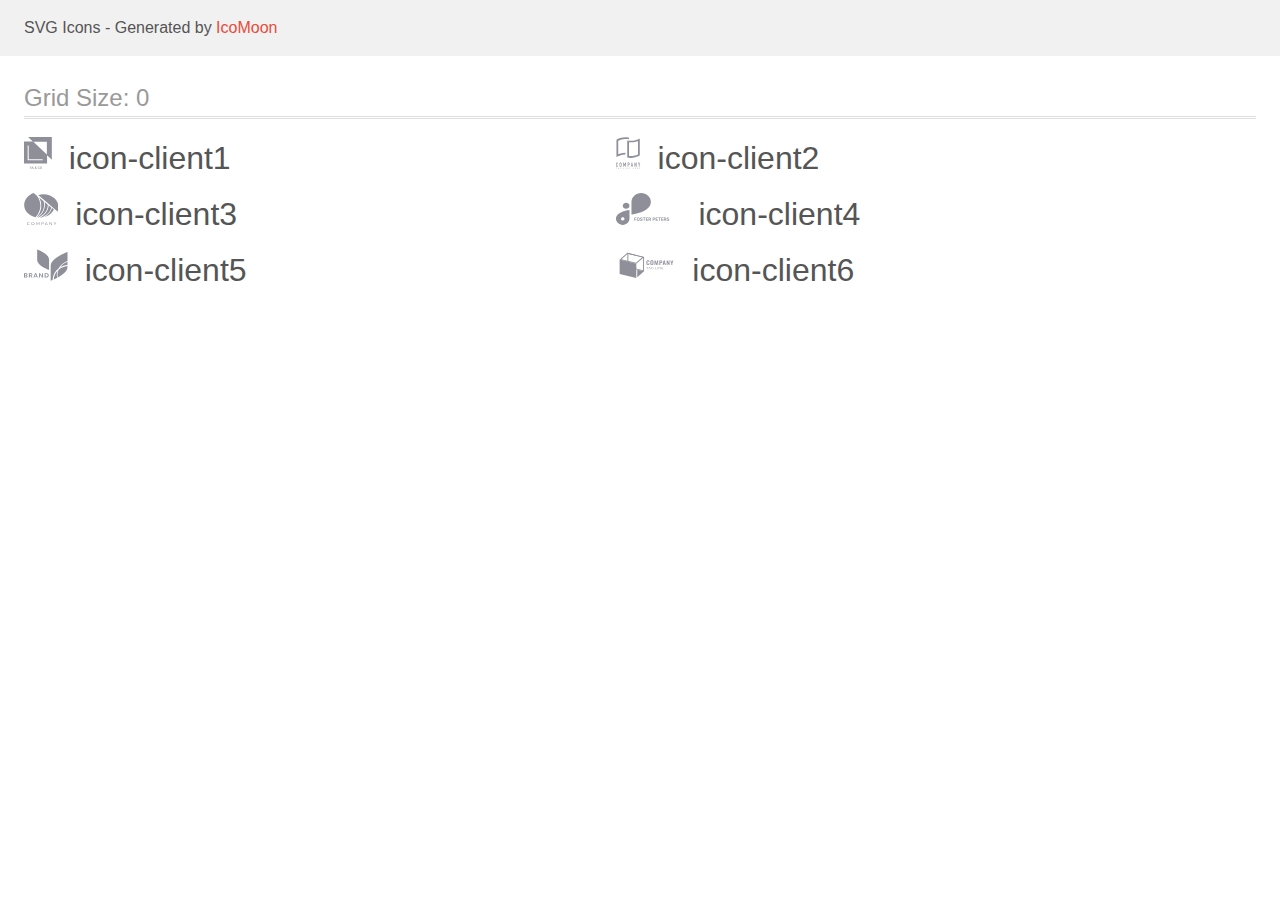
<file: images/client/demo.html>
<!doctype html>
<html>
<head>
    <title>IcoMoon - SVG Icons</title>
    <meta charset="utf-8">
    <meta name="viewport" content="width=device-width, initial-scale=1">
    <link rel="stylesheet" href="demo-files/demo.css">
    <link rel="stylesheet" href="style.css">
</head>
<body>
<svg aria-hidden="true" style="position: absolute; width: 0; height: 0; overflow: hidden;" version="1.1" xmlns="http://www.w3.org/2000/svg" xmlns:xlink="http://www.w3.org/1999/xlink">
<defs>
<symbol id="icon-client1" viewBox="0 0 28 32">
<path fill="#8e8f99" style="fill: var(--color1, #8e8f99)" d="M4.085 0l4.771 4.545-8.857-0.004v22.053h23.149v-8.432l4.766 4.541v-22.703h-23.83zM22.939 17.629l-13.528-12.889h13.528v12.889zM18.739 23.368h-15.076v-14.832h1.066v13.828h14.011v1.005zM6.67 30.68l0.562-1.155h0.462l-0.815 1.529v0.892h-0.42v-0.891l-0.814-1.529h0.464l0.562 1.156zM8.741 29.525h0.099l0.914 2.42h-0.438l-0.196-0.566h-0.937l-0.195 0.566h-0.437l0.911-2.42h0.279zM8.297 31.048h0.709l-0.354-1.027-0.354 1.027zM11.222 30.646c-0.007-0.008-0.024-0.030-0.041-0.052l-0.011-0.015c-0.054-0.069-0.102-0.147-0.142-0.23l-0.003-0.008c-0.032-0.070-0.051-0.153-0.051-0.239 0-0 0-0 0-0.001v0c0-0.126 0.026-0.234 0.078-0.325s0.128-0.162 0.218-0.208l0.003-0.001c0.095-0.050 0.207-0.075 0.334-0.075 0.123 0 0.229 0.025 0.318 0.075 0.168 0.089 0.281 0.263 0.281 0.463 0 0.075-0.016 0.146-0.044 0.21l0.001-0.003c-0.030 0.067-0.069 0.124-0.116 0.173l0-0c-0.051 0.054-0.106 0.103-0.165 0.146l-0.003 0.002-0.168 0.123 0.479 0.565c0.066-0.126 0.104-0.276 0.104-0.435 0-0.006-0-0.012-0-0.018v0.001h0.346c0 0.118-0.012 0.229-0.035 0.334-0.032 0.152-0.094 0.287-0.179 0.403l0.002-0.003 0.354 0.419h-0.463l-0.141-0.165c-0.071 0.055-0.154 0.101-0.242 0.134l-0.007 0.002c-0.109 0.040-0.235 0.063-0.367 0.063-0.003 0-0.006 0-0.009-0h0c-0.161 0-0.3-0.029-0.417-0.088-0.113-0.055-0.206-0.138-0.271-0.24l-0.002-0.003c-0.060-0.098-0.095-0.216-0.095-0.343 0-0.004 0-0.008 0-0.012v0.001c0-0.099 0.020-0.185 0.061-0.259 0.042-0.076 0.097-0.146 0.168-0.21 0.066-0.059 0.14-0.118 0.225-0.178zM11.421 30.89l-0.050 0.036c-0.051 0.039-0.094 0.085-0.13 0.136l-0.001 0.002c-0.043 0.063-0.068 0.14-0.068 0.224 0 0.067 0.017 0.131 0.046 0.187l-0.001-0.002c0.032 0.058 0.078 0.105 0.133 0.137l0.002 0.001c0.060 0.032 0.13 0.051 0.205 0.051 0.004 0 0.009-0 0.013-0h-0.001c0.092 0 0.181-0.020 0.268-0.061 0.047-0.023 0.087-0.049 0.124-0.078l-0.002 0.001-0.538-0.633zM11.516 30.448l0.148-0.099c0.059-0.036 0.109-0.082 0.149-0.135l0.001-0.001c0.028-0.045 0.045-0.1 0.045-0.159 0-0.004-0-0.008-0-0.012l0 0.001c-0.004-0.13-0.111-0.233-0.241-0.233-0.005 0-0.010 0-0.014 0l0.001-0c-0.002-0-0.005-0-0.007-0-0.099 0-0.184 0.058-0.223 0.142l-0.001 0.002c-0.018 0.040-0.029 0.088-0.029 0.137 0 0.058 0.014 0.113 0.040 0.161l-0.001-0.002c0.025 0.052 0.060 0.107 0.105 0.165l0.027 0.035zM15.75 31.158c-0.013 0.158-0.058 0.3-0.133 0.424s-0.181 0.22-0.317 0.291c-0.136 0.071-0.302 0.106-0.497 0.106-0.15 0-0.285-0.027-0.404-0.080-0.119-0.054-0.222-0.131-0.307-0.229-0.085-0.1-0.151-0.22-0.196-0.361s-0.067-0.298-0.067-0.472v-0.202c0-0.174 0.022-0.332 0.068-0.472l0.002-0.007c0.043-0.131 0.111-0.251 0.197-0.353s0.19-0.178 0.311-0.232c0.122-0.053 0.259-0.080 0.411-0.080l-0.002 0c0.011-0 0.022-0 0.033-0 0.167 0 0.324 0.040 0.457 0.107l0.004 0.002c0.126 0.066 0.231 0.167 0.305 0.292l-0.003-0.005c0.076 0.129 0.124 0.275 0.139 0.435h-0.415c-0.011-0.104-0.035-0.193-0.073-0.267-0.037-0.075-0.091-0.131-0.163-0.17s-0.167-0.060-0.283-0.060h0.001c-0.005-0-0.009-0-0.014-0-0.086 0-0.167 0.020-0.236 0.053l-0.003 0.001c-0.070 0.036-0.13 0.089-0.176 0.155-0.048 0.069-0.084 0.153-0.108 0.254s-0.035 0.214-0.035 0.343v0.204c-0 0.004-0 0.009-0 0.013 0 0.113 0.012 0.224 0.032 0.32l0.001 0.005c0.019 0.091 0.054 0.176 0.098 0.249l0.001 0.002c0.042 0.067 0.101 0.122 0.172 0.163l-0.003-0.001c0.072 0.038 0.153 0.060 0.24 0.060 0.005 0 0.010-0 0.014-0l-0.001-0c0.009 0 0.018 0.001 0.027 0.001 0.095 0 0.185-0.021 0.262-0.057l0.002-0.001c0.070-0.035 0.128-0.092 0.166-0.164l-0.002 0.004c0.042-0.082 0.069-0.173 0.078-0.272h0.416zM18.059 30.802v-0.133c0-0.182-0.024-0.347-0.073-0.49-0.045-0.143-0.115-0.267-0.206-0.373l0.001 0.001c-0.086-0.1-0.192-0.179-0.312-0.232l-0.006-0.002c-0.123-0.054-0.259-0.082-0.409-0.082-0.148 0-0.285 0.027-0.407 0.082-0.123 0.053-0.228 0.131-0.318 0.234-0.088 0.102-0.157 0.226-0.206 0.371-0.047 0.14-0.074 0.301-0.074 0.468 0 0.008 0 0.015 0 0.023v-0.001 0.133c0 0.183 0.024 0.347 0.074 0.492 0.048 0.143 0.119 0.266 0.21 0.372l-0.001-0.001c0.090 0.102 0.196 0.18 0.317 0.235 0.123 0.053 0.259 0.080 0.408 0.080s0.286-0.027 0.409-0.080c0.123-0.054 0.229-0.133 0.316-0.235 0.088-0.102 0.157-0.225 0.204-0.37s0.072-0.309 0.072-0.492zM17.642 30.666v0.136c0 0.136-0.014 0.255-0.040 0.36-0.023 0.1-0.062 0.189-0.115 0.267l0.002-0.003c-0.047 0.068-0.108 0.122-0.18 0.16l-0.003 0.001c-0.069 0.034-0.151 0.053-0.237 0.053-0.004 0-0.008-0-0.012-0h0.001c-0.003 0-0.007 0-0.011 0-0.086 0-0.167-0.020-0.239-0.055l0.003 0.001c-0.075-0.040-0.137-0.094-0.185-0.16l-0.001-0.002c-0.052-0.076-0.092-0.164-0.115-0.259l-0.001-0.005c-0.026-0.102-0.040-0.22-0.040-0.341 0-0.007 0-0.013 0-0.020v0.001-0.136c0-0.135 0.014-0.254 0.040-0.357s0.065-0.191 0.115-0.261c0.047-0.067 0.109-0.121 0.181-0.158l0.003-0.001c0.069-0.035 0.151-0.055 0.237-0.055 0.003 0 0.007 0 0.010 0h-0c0.092 0 0.174 0.018 0.248 0.054s0.134 0.088 0.184 0.16c0.051 0.069 0.090 0.157 0.115 0.261 0.027 0.104 0.040 0.223 0.040 0.357z"></path>
</symbol>
<symbol id="icon-client2" viewBox="0 0 25 32">
<path fill="#8e8f99" style="fill: var(--color1, #8e8f99)" d="M10.532 1.806c0.142 0 0.294 0.013 0.446 0.026l0.044 0.004 0.045 0.003c0.762 0.055 1.506 0.172 2.134 0.326v-1.762l0.090 0.020c-0.742-0.191-1.51-0.319-2.339-0.378-0.288-0.022-0.595-0.036-0.91-0.044h-0.267c-1.603 0.006-3.157 0.218-4.51 0.582l-0.127 0.028c-1.69 0.433-3.285 1.101-4.665 1.921v17.475l-0.1 0.051c1.412-0.78 2.932-1.39 4.666-1.83l-0.139 0.031c1.262-0.331 2.572-0.541 3.971-0.619h0.052c0.217-0.011 0.433-0.017 0.655-0.018v-1.79l-0.014 0c-1.766 0.023-3.479 0.263-4.967 0.661-0.602 0.156-1.185 0.326-1.731 0.513l-0.623 0.212v-13.626l0.266-0.128-0.104 0.045c1.994-0.964 4.2-1.558 6.576-1.696l-0.001 0c0.010-0.001 0.019-0.001 0.029-0.001s0.020 0 0.028 0.001c0.247-0.012 0.497-0.018 0.741-0.018h0.28c0.129 0.003 0.258 0.006 0.388 0.014h0.084zM13.633 3.607c0.391 0.030 0.796 0.044 1.205 0.044 1.689-0.007 3.324-0.228 4.881-0.639l-0.135 0.030c1.734-0.442 3.252-1.052 4.665-1.831l-0.101 0.051v17.163c-1.379 0.819-2.975 1.487-4.664 1.921l-0.127 0.028c-1.353 0.363-2.908 0.574-4.511 0.581h-0.004c-0.033 0-0.072 0-0.111 0-1.177 0-2.319-0.147-3.409-0.425l0.095 0.021v-17.275c0.265 0.062 0.537 0.118 0.814 0.164 0.455 0.077 0.934 0.133 1.401 0.167zM22.367 3.74l-0.623 0.209c-0.572 0.193-1.151 0.365-1.731 0.518-1.551 0.415-3.332 0.657-5.169 0.663h-0.004c-0.406 0-0.78-0.011-1.141-0.034l-0.497-0.033v14.017l0.426 0.037c0.395 0.035 0.803 0.052 1.214 0.052 1.45-0.006 2.853-0.198 4.189-0.553l-0.116 0.026c1.221-0.31 2.281-0.702 3.285-1.189l-0.102 0.044 0.266-0.128v-13.63z"></path>
<path fill="#8e8f99" style="fill: var(--color1, #8e8f99)" d="M1.684 25.977c-0.167-0.173-0.401-0.281-0.661-0.281-0.011 0-0.023 0-0.034 0.001l0.002-0c-0.004-0-0.009-0-0.014-0-0.139 0-0.272 0.028-0.393 0.078l0.007-0.003c-0.237 0.095-0.42 0.28-0.51 0.512l-0.002 0.006c-0.049 0.123-0.073 0.254-0.071 0.386v2.335c-0.006 0.164 0.026 0.328 0.092 0.479 0.055 0.12 0.135 0.226 0.234 0.313 0.093 0.078 0.202 0.135 0.32 0.166 0.114 0.031 0.231 0.048 0.349 0.048 0.13 0.001 0.258-0.026 0.377-0.081 0.351-0.156 0.591-0.5 0.591-0.901v-0.261h-0.611v0.208c0 0.004 0 0.009 0 0.014 0 0.070-0.013 0.136-0.037 0.198l0.001-0.004c-0.021 0.052-0.051 0.095-0.089 0.132l-0 0c-0.070 0.054-0.159 0.088-0.255 0.089h-0c-0.011 0.001-0.023 0.002-0.036 0.002-0.103 0-0.194-0.050-0.25-0.127l-0.001-0.001c-0.051-0.082-0.082-0.182-0.082-0.289 0-0.008 0-0.016 0.001-0.024l-0 0.001v-2.177c-0.004-0.121 0.022-0.24 0.075-0.349 0.056-0.087 0.153-0.143 0.262-0.143 0.013 0 0.025 0.001 0.038 0.002l-0.001-0c0.003-0 0.007-0 0.012-0 0.107 0 0.201 0.052 0.26 0.131l0.001 0.001c0.063 0.082 0.101 0.187 0.101 0.3 0 0.005-0 0.009-0 0.014v-0.001 0.202h0.604v-0.238c0-0.003 0-0.007 0-0.011 0-0.143-0.027-0.28-0.077-0.405l0.003 0.007c-0.048-0.128-0.117-0.237-0.205-0.329l0 0zM5.31 25.951c-0.186-0.158-0.429-0.255-0.694-0.257h-0c-0.124 0-0.248 0.023-0.364 0.066-0.252 0.090-0.451 0.276-0.557 0.511l-0.002 0.006c-0.062 0.142-0.092 0.297-0.089 0.452v2.239c-0.004 0.158 0.026 0.314 0.089 0.458 0.055 0.121 0.135 0.228 0.236 0.313 0.094 0.086 0.203 0.154 0.322 0.197 0.117 0.043 0.24 0.065 0.364 0.066 0.267-0.001 0.51-0.1 0.695-0.264l-0.001 0.001c0.097-0.087 0.176-0.194 0.23-0.313 0.063-0.144 0.093-0.301 0.089-0.458v-2.239c0-0.006 0-0.013 0-0.020 0-0.156-0.033-0.305-0.092-0.439l0.003 0.007c-0.057-0.128-0.135-0.237-0.23-0.327l-0-0zM5.025 28.969c0.001 0.010 0.002 0.023 0.002 0.035 0 0.114-0.047 0.216-0.123 0.289l-0 0c-0.077 0.065-0.178 0.105-0.287 0.105s-0.21-0.040-0.288-0.105l0.001 0.001c-0.076-0.073-0.123-0.175-0.123-0.289 0-0.012 0.001-0.025 0.002-0.037l-0 0.002v-2.239c-0.001-0.010-0.001-0.022-0.001-0.034 0-0.113 0.047-0.216 0.123-0.289l0-0c0.077-0.065 0.178-0.105 0.287-0.105s0.21 0.040 0.288 0.105l-0.001-0.001c0.076 0.073 0.123 0.175 0.123 0.289 0 0.012-0.001 0.025-0.002 0.037l0-0.002v2.24zM10.072 29.969v-4.24h-0.586l-0.771 2.244h-0.010l-0.777-2.244h-0.58v4.239h0.606v-2.578h0.011l0.593 1.823h0.302l0.598-1.823h0.010v2.578h0.606zM13.513 26.027c-0.093-0.105-0.211-0.185-0.342-0.232-0.124-0.042-0.267-0.066-0.416-0.066-0.008 0-0.016 0-0.024 0l0.001-0h-0.9v4.24h0.604v-1.656h0.311c0.189 0.009 0.376-0.031 0.545-0.116 0.139-0.078 0.251-0.188 0.329-0.32l0.002-0.004c0.070-0.113 0.117-0.238 0.138-0.369 0.021-0.133 0.033-0.287 0.033-0.444 0-0.013-0-0.027-0-0.040l0 0.002c0.006-0.203-0.014-0.407-0.059-0.606-0.043-0.153-0.12-0.284-0.223-0.39l0 0zM13.201 27.319c-0.003 0.081-0.023 0.157-0.057 0.224l0.001-0.003c-0.035 0.065-0.089 0.116-0.154 0.147l-0.002 0.001c-0.075 0.034-0.162 0.054-0.254 0.054-0.011 0-0.022-0-0.033-0.001l0.002 0h-0.276v-1.441h0.311c0.009-0 0.019-0.001 0.029-0.001 0.088 0 0.172 0.020 0.247 0.055l-0.004-0.002c0.062 0.036 0.111 0.090 0.141 0.154l0.001 0.002c0.033 0.074 0.051 0.155 0.053 0.236v0.282c0 0.098 0.006 0.201 0 0.291h-0.006zM16.374 25.729h-0.495l-0.934 4.24h0.604l0.177-0.911h0.823l0.178 0.911h0.604l-0.958-4.24zM15.817 28.481l0.297-1.537h0.011l0.295 1.537h-0.604zM20.277 28.283h-0.011l-0.912-2.554h-0.581v4.24h0.604v-2.55h0.012l0.923 2.549h0.568v-4.239h-0.604v2.554zM23.968 25.729l-0.486 1.686h-0.012l-0.486-1.686h-0.639l0.83 2.448v1.791h0.604v-1.791l0.83-2.447h-0.64zM0 31.166h0.291v0.817h0.198v-0.817h0.289v-0.167h-0.778v0.168zM2.447 30.998l-0.382 0.985h0.21l0.081-0.224h0.392l0.084 0.224h0.215l-0.391-0.985h-0.21zM2.417 31.593l0.134-0.365 0.134 0.365h-0.268zM4.866 31.62h0.228v0.127c-0.063 0.051-0.145 0.082-0.234 0.083h-0c-0.004 0-0.009 0-0.014 0-0.079 0-0.149-0.037-0.195-0.094l-0-0c-0.046-0.065-0.073-0.147-0.073-0.234 0-0.008 0-0.016 0.001-0.023l-0 0.001c0-0.219 0.095-0.329 0.283-0.329 0.006-0.001 0.014-0.001 0.021-0.001 0.097 0 0.178 0.067 0.201 0.157l0 0.001 0.194-0.038c-0.042-0.192-0.18-0.289-0.417-0.289-0.004-0-0.008-0-0.013-0-0.127 0-0.244 0.048-0.331 0.127l0-0c-0.088 0.087-0.143 0.208-0.143 0.342 0 0.013 0 0.026 0.002 0.038l-0-0.002c-0 0.007-0 0.015-0 0.023 0 0.132 0.048 0.254 0.127 0.347l-0.001-0.001c0.087 0.090 0.209 0.146 0.343 0.146 0.011 0 0.021-0 0.032-0.001l-0.001 0c0.005 0 0.010 0 0.016 0 0.155 0 0.296-0.060 0.402-0.157l-0 0v-0.388h-0.426v0.166zM7.337 30.998h-0.199v0.985h0.689v-0.167h-0.49v-0.817zM9.426 30.998h-0.199v0.985h0.199v-0.985zM11.469 31.655l-0.404-0.657h-0.193v0.985h0.185v-0.643l0.396 0.643h0.198v-0.985h-0.182v0.658zM13.315 31.549h0.49v-0.167h-0.49v-0.215h0.527v-0.168h-0.727v0.985h0.747v-0.167h-0.548v-0.266zM17.792 31.386h-0.388v-0.388h-0.197v0.984h0.197v-0.431h0.388v0.431h0.198v-0.985h-0.198v0.388zM19.649 31.549h0.492v-0.167h-0.492v-0.215h0.529v-0.168h-0.726v0.985h0.746v-0.167h-0.548v-0.266zM22.168 31.55c0.171-0.027 0.258-0.118 0.258-0.274 0.001-0.008 0.002-0.018 0.002-0.028 0-0.079-0.038-0.148-0.098-0.191l-0.001-0c-0.073-0.037-0.159-0.059-0.25-0.059-0.014 0-0.027 0-0.040 0.001l0.002-0h-0.417v0.984h0.198v-0.412h0.039c0.005-0 0.010-0 0.016-0 0.039 0 0.076 0.008 0.109 0.023l-0.002-0.001c0.029 0.018 0.053 0.042 0.070 0.072l0.215 0.313h0.236l-0.12-0.192c-0.054-0.096-0.128-0.175-0.215-0.235l-0.002-0.002zM21.969 31.413h-0.146v-0.247h0.156c0.012-0.001 0.027-0.002 0.042-0.002 0.057 0 0.111 0.009 0.163 0.026l-0.004-0.001c0.026 0.024 0.043 0.058 0.043 0.096 0 0.042-0.020 0.080-0.052 0.104l-0 0c-0.049 0.016-0.106 0.025-0.164 0.025-0.013 0-0.026-0-0.039-0.001l0.002 0zM24.068 31.549h0.49v-0.167h-0.49v-0.215h0.529v-0.168h-0.729v0.985h0.747v-0.167h-0.548v-0.266z"></path>
</symbol>
<symbol id="icon-client3" viewBox="0 0 34 32">
<path fill="#8e8f99" style="fill: var(--color1, #8e8f99)" d="M5.315 31.394c0.013 0 0.025 0.003 0.036 0.008 0.012 0.004 0.022 0.010 0.031 0.018l-0-0 0.172 0.162c-0.135 0.131-0.296 0.235-0.474 0.304l-0.010 0.003c-0.219 0.078-0.453 0.116-0.688 0.11-0.011 0-0.023 0-0.036 0-0.219 0-0.429-0.038-0.624-0.107l0.013 0.004c-0.188-0.067-0.35-0.166-0.487-0.291l0.001 0.001c-0.133-0.123-0.239-0.273-0.311-0.441l-0.003-0.008c-0.070-0.165-0.11-0.358-0.11-0.559 0-0.006 0-0.012 0-0.018v0.001c-0-0.006-0-0.012-0-0.019 0-0.203 0.044-0.395 0.122-0.568l-0.003 0.009c0.075-0.167 0.189-0.32 0.334-0.449 0.146-0.125 0.318-0.225 0.506-0.29l0.011-0.003c0.192-0.065 0.414-0.103 0.644-0.103 0.008 0 0.015 0 0.023 0h-0.001c0.211-0.004 0.421 0.028 0.618 0.094 0.171 0.064 0.328 0.151 0.464 0.26l-0.144 0.173c-0.010 0.012-0.022 0.023-0.036 0.031l-0.001 0c-0.014 0.009-0.032 0.014-0.050 0.014-0.003 0-0.006-0-0.009-0l0 0c-0.023-0.001-0.045-0.008-0.063-0.019l0.001 0-0.078-0.046-0.107-0.059c-0.099-0.048-0.213-0.084-0.333-0.103l-0.007-0.001c-0.071-0.012-0.152-0.018-0.235-0.018-0.008 0-0.015 0-0.023 0h0.001c-0.005-0-0.011-0-0.017-0-0.165 0-0.324 0.028-0.471 0.080l0.010-0.003c-0.145 0.050-0.269 0.124-0.376 0.218l0.001-0.001c-0.108 0.101-0.19 0.219-0.244 0.347-0.056 0.13-0.088 0.282-0.088 0.441 0 0.005 0 0.011 0 0.016v-0.001c-0 0.005-0 0.011-0 0.017 0 0.161 0.032 0.314 0.091 0.454l-0.003-0.008c0.111 0.263 0.325 0.465 0.59 0.556l0.007 0.002c0.14 0.050 0.291 0.075 0.443 0.073 0.088 0.002 0.176-0.004 0.263-0.015 0.219-0.022 0.414-0.108 0.571-0.239l-0.002 0.001c0.022-0.018 0.051-0.029 0.082-0.030h0zM10.291 30.579c0.003 0.195-0.037 0.39-0.116 0.573-0.077 0.176-0.187 0.324-0.323 0.444l-0.001 0.001c-0.144 0.126-0.317 0.226-0.509 0.291-0.196 0.065-0.421 0.103-0.655 0.103s-0.459-0.038-0.67-0.107l0.015 0.004c-0.196-0.068-0.365-0.168-0.509-0.294l0.002 0.002c-0.137-0.122-0.248-0.272-0.324-0.441l-0.003-0.008c-0.074-0.169-0.117-0.366-0.117-0.574s0.043-0.404 0.12-0.583l-0.004 0.010c0.073-0.167 0.185-0.32 0.328-0.451 0.144-0.123 0.317-0.219 0.507-0.281 0.421-0.14 0.888-0.14 1.31 0 0.191 0.066 0.364 0.165 0.508 0.293 0.272 0.243 0.442 0.594 0.442 0.985 0 0.012-0 0.024-0 0.036l0-0.002zM9.839 30.579c0.004-0.156-0.023-0.312-0.081-0.46-0.105-0.267-0.32-0.471-0.588-0.559l-0.007-0.002c-0.142-0.048-0.306-0.076-0.476-0.076s-0.334 0.028-0.487 0.079l0.011-0.003c-0.141 0.049-0.263 0.124-0.365 0.218l0.001-0.001c-0.1 0.093-0.179 0.208-0.23 0.337l-0.002 0.006c-0.109 0.3-0.109 0.621 0 0.921 0.048 0.127 0.128 0.244 0.233 0.344 0.101 0.094 0.226 0.168 0.365 0.215 0.307 0.098 0.645 0.098 0.952 0 0.138-0.048 0.263-0.122 0.364-0.215 0.104-0.1 0.182-0.218 0.231-0.344 0.058-0.148 0.086-0.304 0.081-0.46zM13.687 31.063l0.044 0.103c0.017-0.037 0.033-0.070 0.050-0.103 0.016-0.035 0.035-0.069 0.056-0.101l1.101-1.709c0.022-0.030 0.041-0.048 0.062-0.055 0.022-0.006 0.047-0.009 0.074-0.009 0.006 0 0.012 0 0.018 0l-0.001-0h0.325v2.781h-0.386v-2.131c-0.001-0.014-0.002-0.031-0.002-0.048s0.001-0.034 0.002-0.050l-0 0.002-1.107 1.733c-0.015 0.027-0.037 0.049-0.064 0.063l-0.001 0c-0.027 0.015-0.059 0.023-0.093 0.023-0 0-0.001 0-0.001 0h-0.062c-0.001 0-0.002 0-0.002 0-0.034 0-0.066-0.009-0.094-0.024l0.001 0c-0.027-0.014-0.049-0.036-0.064-0.062l-0-0.001-1.139-1.745v2.232h-0.373v-2.775h0.325c0.004-0 0.009-0 0.014-0 0.027 0 0.053 0.004 0.078 0.010l-0.002-0c0.026 0.011 0.047 0.029 0.060 0.052l0 0.001 1.124 1.712c0.023 0.031 0.041 0.066 0.057 0.1zM17.83 30.924v1.041h-0.431v-2.777h0.96c0.182-0.003 0.363 0.017 0.537 0.061 0.14 0.034 0.268 0.092 0.379 0.172 0.092 0.072 0.165 0.163 0.214 0.269l0.002 0.004c0.051 0.113 0.076 0.233 0.073 0.355 0 0.004 0 0.008 0 0.012 0 0.253-0.122 0.478-0.31 0.619l-0.002 0.001c-0.109 0.082-0.236 0.145-0.375 0.182l-0.008 0.002c-0.167 0.045-0.343 0.067-0.518 0.064l-0.521-0.008zM17.83 30.626h0.521c0.113 0.001 0.226-0.013 0.333-0.043 0.093-0.026 0.173-0.067 0.244-0.121l-0.002 0.001c0.121-0.097 0.198-0.245 0.198-0.411 0-0.002 0-0.005-0-0.007v0c0.001-0.008 0.001-0.018 0.001-0.028 0-0.072-0.016-0.14-0.046-0.201l0.001 0.003c-0.036-0.076-0.087-0.139-0.15-0.189l-0.001-0.001c-0.144-0.095-0.321-0.152-0.511-0.152-0.024 0-0.048 0.001-0.071 0.003l0.003-0h-0.521v1.145zM23.621 31.97h-0.341c-0.002 0-0.004 0-0.006 0-0.033 0-0.063-0.010-0.089-0.026l0.001 0c-0.024-0.016-0.043-0.038-0.056-0.063l-0-0.001-0.293-0.672h-1.472l-0.304 0.671c-0.012 0.026-0.031 0.047-0.053 0.062l-0.001 0c-0.026 0.018-0.058 0.028-0.092 0.028-0.002 0-0.003-0-0.005-0h-0.34l1.293-2.781h0.448l1.31 2.781zM21.488 30.937h1.215l-0.513-1.132c-0.035-0.072-0.068-0.159-0.094-0.249l-0.003-0.013-0.049 0.145c-0.016 0.044-0.032 0.084-0.047 0.117l-0.509 1.132zM25.483 29.201c0.025 0.012 0.047 0.029 0.064 0.050l0 0 1.886 2.096v-2.159h0.386v2.781h-0.215c-0.003 0-0.006 0-0.009 0-0.029 0-0.057-0.006-0.082-0.016l0.001 0.001c-0.027-0.014-0.049-0.031-0.069-0.052l-0-0-1.883-2.095c0.001 0.014 0.002 0.031 0.002 0.048s-0.001 0.034-0.002 0.050l0-0.002v2.067h-0.386v-2.781h0.228c0.027-0.001 0.053 0.003 0.078 0.012zM30.993 30.864v1.104h-0.431v-1.104l-1.191-1.675h0.386c0.003-0 0.006-0 0.010-0 0.031 0 0.059 0.009 0.084 0.024l-0.001-0c0.023 0.018 0.043 0.039 0.058 0.062l0.745 1.081c0.051 0.071 0.095 0.152 0.129 0.239l0.003 0.007 0.056-0.119c0.021-0.044 0.046-0.086 0.073-0.127l0.735-1.088c0.016-0.023 0.034-0.042 0.055-0.059l0.001-0c0.024-0.017 0.053-0.027 0.085-0.027 0.003 0 0.005 0 0.008 0l-0-0h0.39l-1.194 1.683zM13.474 24.521c0.187 0.020 0.377 0.037 0.569 0.052 2.907-1.111 5.366-2.929 7.070-5.229s2.577-4.975 2.51-7.696l-3.203-2.737c0.651 2.896 0.347 5.89-0.88 8.648-1.227 2.756-3.327 5.167-6.066 6.962z"></path>
<path fill="#8e8f99" style="fill: var(--color1, #8e8f99)" d="M12.329 24.393l0.086 0.015c2.927-1.789 5.159-4.286 6.406-7.17s1.454-6.021 0.592-9.006l-4.564-3.899c1.846 3.205 2.589 6.791 2.142 10.341s-2.064 6.922-4.663 9.719zM27.805 14.862c-0.775 2.989-2.658 5.685-5.369 7.688-0.739 0.553-1.574 1.073-2.453 1.519l-0.098 0.045c2.207-0.554 4.236-1.534 5.93-2.864s3.008-2.975 3.84-4.808l-1.85-1.58z"></path>
<path fill="#8e8f99" style="fill: var(--color1, #8e8f99)" d="M27.079 14.422l-2.635-2.251c-0.051 2.567-0.905 5.075-2.473 7.264s-3.796 3.98-6.448 5.185h0.013c0.591 0 1.182-0.030 1.769-0.090 2.48-0.865 4.67-2.24 6.375-4.004s2.874-3.861 3.4-6.103zM12.711 2.69l-3.142-2.69c-2.81 0.928-5.227 2.558-6.934 4.68-1.708 2.121-2.627 4.631-2.635 7.206 0.010 2.843 1.131 5.604 3.184 7.842s4.92 3.828 8.15 4.518c2.883-3.001 4.571-6.71 4.819-10.587s-0.958-7.719-3.442-10.971zM34.341 14.008c-0.012-3.375-1.585-6.608-4.379-8.994-2.792-2.386-6.576-3.731-10.526-3.741-0.010-0-0.022-0-0.034-0-1.896 0-3.719 0.31-5.422 0.883l0.12-0.035 19.245 16.443c0.627-1.338 0.993-2.905 0.995-4.557v-0.001z"></path>
</symbol>
<symbol id="icon-client4" viewBox="0 0 66 32">
<path fill="#8e8f99" style="fill: var(--color1, #8e8f99)" d="M10.207 9.77h-0.002c-1.862 0-3.371 1.361-3.371 3.040v0.002c0 1.679 1.509 3.040 3.371 3.040h0.002c1.862 0 3.371-1.361 3.371-3.040v-0.002c0-1.679-1.509-3.040-3.371-3.040z"></path>
<path fill="#8e8f99" style="fill: var(--color1, #8e8f99)" d="M35.092 8.798c-0.005-2.332-1.035-4.567-2.863-6.215s-4.307-2.578-6.893-2.583v0c-2.587 0.004-5.066 0.932-6.896 2.582s-2.86 3.884-2.865 6.217v12.858c0 0 19.515-1.96 19.517-12.856v-0.002z"></path>
<path fill="#8e8f99" style="fill: var(--color1, #8e8f99)" d="M0 25.877c0.005 1.622 0.721 3.177 1.994 4.325s2.996 1.794 4.796 1.799c1.799-0.005 3.523-0.651 4.795-1.798s1.989-2.701 1.994-4.323v-8.947c0 0-13.579 1.365-13.579 8.945zM6.789 27.48c-0.352 0-0.695-0.094-0.988-0.27s-0.52-0.427-0.655-0.719c-0.135-0.293-0.17-0.615-0.101-0.926s0.238-0.597 0.487-0.821c0.249-0.224 0.565-0.377 0.91-0.439s0.702-0.030 1.027 0.091c0.325 0.121 0.603 0.327 0.798 0.59s0.3 0.574 0.3 0.891c0.001 0.211-0.044 0.42-0.133 0.615s-0.22 0.373-0.385 0.522c-0.165 0.15-0.362 0.268-0.578 0.349s-0.448 0.123-0.682 0.123v-0.006z"></path>
<path fill="#8e8f99" style="fill: var(--color1, #8e8f99)" d="M19.207 24.597v3.329h-0.686v-3.329h0.686zM20.533 26.019v0.535h-1.514v-0.535h1.514zM20.693 24.597v0.537h-1.674v-0.537h1.674zM23.826 26.184v0.158c0 0.253-0.034 0.48-0.103 0.681s-0.165 0.373-0.29 0.514c-0.125 0.14-0.274 0.248-0.448 0.322-0.172 0.075-0.364 0.112-0.574 0.112-0.209 0-0.4-0.037-0.574-0.112-0.172-0.075-0.322-0.182-0.448-0.322-0.127-0.142-0.225-0.313-0.295-0.514-0.069-0.201-0.103-0.428-0.103-0.681v-0.158c0-0.255 0.034-0.482 0.103-0.681 0.069-0.201 0.165-0.373 0.29-0.514 0.127-0.142 0.276-0.25 0.448-0.325 0.174-0.075 0.365-0.112 0.574-0.112 0.21 0 0.402 0.037 0.574 0.112 0.174 0.075 0.323 0.183 0.448 0.325 0.127 0.142 0.224 0.313 0.293 0.514 0.070 0.2 0.105 0.427 0.105 0.681zM23.133 26.342v-0.162c0-0.177-0.016-0.332-0.048-0.466s-0.079-0.247-0.142-0.338c-0.063-0.091-0.139-0.16-0.229-0.206-0.090-0.047-0.193-0.071-0.309-0.071s-0.219 0.024-0.309 0.071c-0.088 0.046-0.164 0.114-0.226 0.206-0.061 0.091-0.107 0.204-0.139 0.338s-0.048 0.29-0.048 0.466v0.162c0 0.175 0.016 0.331 0.048 0.466 0.032 0.134 0.079 0.248 0.142 0.341 0.063 0.091 0.139 0.161 0.229 0.208s0.193 0.071 0.309 0.071c0.116 0 0.219-0.024 0.309-0.071s0.165-0.117 0.226-0.208c0.061-0.093 0.107-0.207 0.139-0.341 0.032-0.136 0.048-0.291 0.048-0.466zM26.053 27.055c0-0.059-0.009-0.113-0.027-0.16-0.017-0.049-0.049-0.093-0.096-0.133-0.047-0.041-0.114-0.082-0.199-0.121s-0.196-0.081-0.332-0.123c-0.151-0.049-0.294-0.104-0.43-0.165-0.134-0.061-0.253-0.132-0.357-0.213-0.102-0.082-0.183-0.178-0.242-0.286-0.058-0.108-0.087-0.234-0.087-0.377 0-0.139 0.031-0.265 0.091-0.377 0.061-0.114 0.146-0.212 0.256-0.293 0.11-0.082 0.239-0.146 0.389-0.19 0.151-0.044 0.316-0.066 0.496-0.066 0.245 0 0.46 0.044 0.642 0.133s0.325 0.21 0.425 0.364c0.102 0.154 0.153 0.33 0.153 0.528h-0.681c0-0.098-0.021-0.183-0.062-0.256-0.040-0.075-0.101-0.133-0.183-0.176-0.081-0.043-0.183-0.064-0.306-0.064-0.119 0-0.218 0.018-0.297 0.055-0.079 0.035-0.139 0.083-0.178 0.144-0.040 0.059-0.059 0.127-0.059 0.201 0 0.056 0.014 0.107 0.041 0.153 0.029 0.046 0.072 0.088 0.128 0.128s0.126 0.077 0.208 0.112 0.178 0.069 0.286 0.103c0.181 0.055 0.341 0.117 0.478 0.185 0.139 0.069 0.255 0.146 0.348 0.231s0.163 0.182 0.21 0.29c0.047 0.108 0.071 0.231 0.071 0.368 0 0.145-0.028 0.274-0.085 0.389s-0.138 0.211-0.245 0.29c-0.107 0.079-0.234 0.139-0.382 0.181s-0.313 0.062-0.496 0.062c-0.165 0-0.327-0.021-0.487-0.064-0.16-0.044-0.306-0.111-0.437-0.199-0.13-0.088-0.233-0.201-0.311-0.338s-0.117-0.3-0.117-0.487h0.688c0 0.104 0.016 0.191 0.048 0.263s0.077 0.13 0.135 0.174c0.059 0.044 0.13 0.076 0.21 0.096 0.082 0.020 0.172 0.030 0.27 0.030 0.119 0 0.216-0.017 0.293-0.050 0.078-0.034 0.135-0.080 0.171-0.139 0.038-0.059 0.057-0.127 0.057-0.201zM28.694 24.597v3.329h-0.684v-3.329h0.684zM29.718 24.597v0.537h-2.716v-0.537h2.716zM32.343 27.391v0.535h-1.772v-0.535h1.772zM30.795 24.597v3.329h-0.686v-3.329h0.686zM32.112 25.953v0.521h-1.541v-0.521h1.541zM32.341 24.597v0.537h-1.77v-0.537h1.77zM32.743 24.597h1.242c0.255 0 0.473 0.038 0.656 0.114 0.184 0.076 0.326 0.189 0.425 0.338s0.149 0.333 0.149 0.551c0 0.178-0.030 0.332-0.091 0.46-0.059 0.127-0.144 0.232-0.254 0.318-0.108 0.084-0.235 0.151-0.382 0.201l-0.217 0.114h-1.079l-0.005-0.535h0.803c0.12 0 0.22-0.021 0.3-0.064s0.139-0.102 0.178-0.178c0.041-0.076 0.062-0.165 0.062-0.265 0-0.107-0.020-0.199-0.059-0.277s-0.1-0.137-0.181-0.178c-0.081-0.041-0.182-0.062-0.304-0.062h-0.556v2.792h-0.686v-3.329zM34.605 27.926l-0.759-1.484 0.725-0.005 0.768 1.457v0.032h-0.734zM38.206 26.74h-0.848v-0.535h0.848c0.131 0 0.238-0.021 0.32-0.064 0.082-0.044 0.143-0.105 0.181-0.183s0.057-0.165 0.057-0.263c0-0.099-0.019-0.191-0.057-0.277s-0.098-0.154-0.181-0.206-0.189-0.078-0.32-0.078h-0.611v2.792h-0.686v-3.329h1.297c0.261 0 0.484 0.047 0.67 0.142 0.187 0.093 0.331 0.222 0.43 0.386s0.149 0.353 0.149 0.565c0 0.215-0.050 0.401-0.149 0.558s-0.242 0.278-0.43 0.364c-0.186 0.085-0.409 0.128-0.67 0.128zM42.162 27.391v0.535h-1.772v-0.535h1.772zM40.614 24.597v3.329h-0.686v-3.329h0.686zM41.931 25.953v0.521h-1.541v-0.521h1.541zM42.16 24.597v0.537h-1.77v-0.537h1.77zM44.096 24.597v3.329h-0.684v-3.329h0.684zM45.121 24.597v0.537h-2.716v-0.537h2.716zM47.746 27.391v0.535h-1.772v-0.535h1.772zM46.198 24.597v3.329h-0.686v-3.329h0.686zM47.515 25.953v0.521h-1.541v-0.521h1.541zM47.744 24.597v0.537h-1.77v-0.537h1.77zM48.146 24.597h1.242c0.255 0 0.473 0.038 0.656 0.114 0.184 0.076 0.326 0.189 0.425 0.338s0.149 0.333 0.149 0.551c0 0.178-0.031 0.332-0.091 0.46-0.059 0.127-0.144 0.232-0.254 0.318-0.108 0.084-0.235 0.151-0.382 0.201l-0.217 0.114h-1.079l-0.005-0.535h0.803c0.12 0 0.22-0.021 0.3-0.064s0.139-0.102 0.178-0.178c0.041-0.076 0.062-0.165 0.062-0.265 0-0.107-0.020-0.199-0.059-0.277s-0.1-0.137-0.181-0.178c-0.081-0.041-0.182-0.062-0.304-0.062h-0.556v2.792h-0.686v-3.329zM50.007 27.926l-0.759-1.484 0.725-0.005 0.768 1.457v0.032h-0.734zM52.879 27.055c0-0.059-0.009-0.113-0.027-0.16-0.017-0.049-0.049-0.093-0.096-0.133-0.047-0.041-0.114-0.082-0.199-0.121s-0.196-0.081-0.332-0.123c-0.151-0.049-0.294-0.104-0.43-0.165-0.134-0.061-0.253-0.132-0.357-0.213-0.102-0.082-0.183-0.178-0.242-0.286-0.058-0.108-0.087-0.234-0.087-0.377 0-0.139 0.030-0.265 0.091-0.377 0.061-0.114 0.146-0.212 0.256-0.293 0.11-0.082 0.239-0.146 0.389-0.19 0.151-0.044 0.316-0.066 0.496-0.066 0.245 0 0.46 0.044 0.642 0.133s0.325 0.21 0.425 0.364c0.102 0.154 0.153 0.33 0.153 0.528h-0.681c0-0.098-0.021-0.183-0.062-0.256-0.040-0.075-0.101-0.133-0.183-0.176-0.081-0.043-0.183-0.064-0.306-0.064-0.119 0-0.218 0.018-0.297 0.055-0.079 0.035-0.139 0.083-0.178 0.144-0.040 0.059-0.059 0.127-0.059 0.201 0 0.056 0.014 0.107 0.041 0.153 0.029 0.046 0.072 0.088 0.128 0.128s0.126 0.077 0.208 0.112 0.178 0.069 0.286 0.103c0.181 0.055 0.341 0.117 0.478 0.185 0.139 0.069 0.255 0.146 0.348 0.231s0.163 0.182 0.21 0.29c0.047 0.108 0.071 0.231 0.071 0.368 0 0.145-0.028 0.274-0.085 0.389s-0.138 0.211-0.245 0.29c-0.107 0.079-0.234 0.139-0.382 0.181s-0.313 0.062-0.496 0.062c-0.165 0-0.327-0.021-0.487-0.064-0.16-0.044-0.306-0.111-0.437-0.199-0.13-0.088-0.233-0.201-0.311-0.338s-0.117-0.3-0.117-0.487h0.688c0 0.104 0.016 0.191 0.048 0.263s0.077 0.13 0.135 0.174c0.059 0.044 0.13 0.076 0.21 0.096 0.082 0.020 0.172 0.030 0.27 0.030 0.119 0 0.216-0.017 0.293-0.050 0.078-0.034 0.135-0.080 0.171-0.139 0.038-0.059 0.057-0.127 0.057-0.201z"></path>
</symbol>
<symbol id="icon-client5" viewBox="0 0 44 32">
<path fill="#8e8f99" style="fill: var(--color1, #8e8f99)" d="M3.334 26.694c0.17 0.191 0.262 0.429 0.257 0.673 0.008 0.159-0.023 0.319-0.092 0.466s-0.174 0.278-0.307 0.384c-0.291 0.197-0.65 0.314-1.036 0.314-0.043 0-0.085-0.001-0.127-0.004l0.006 0h-2.035v-4.266h1.993c0.035-0.002 0.076-0.004 0.117-0.004 0.366 0 0.707 0.107 0.994 0.291l-0.007-0.004c0.129 0.097 0.231 0.22 0.298 0.358s0.097 0.289 0.089 0.44c0.012 0.235-0.070 0.466-0.232 0.652-0.157 0.168-0.365 0.288-0.599 0.333l-0.007 0.001c0.27 0.045 0.513 0.174 0.687 0.365zM0.947 26.050h0.852c0.193 0.013 0.385-0.037 0.541-0.141 0.062-0.050 0.112-0.114 0.145-0.186l0.001-0.003c0.025-0.055 0.039-0.118 0.039-0.185 0-0.015-0.001-0.030-0.002-0.045l0 0.002c0.001-0.011 0.001-0.023 0.001-0.036 0-0.069-0.015-0.134-0.041-0.193l0.001 0.003c-0.034-0.076-0.082-0.139-0.141-0.19l-0.001-0.001c-0.138-0.091-0.307-0.146-0.489-0.146-0.024 0-0.049 0.001-0.073 0.003l0.003-0h-0.839v1.119zM2.424 27.687c0.066-0.052 0.12-0.117 0.156-0.192l0.001-0.003c0.029-0.060 0.046-0.131 0.046-0.205 0-0.012-0-0.023-0.001-0.035l0 0.002c0.001-0.009 0.001-0.020 0.001-0.030 0-0.077-0.018-0.149-0.049-0.214l0.001 0.003c-0.038-0.079-0.093-0.145-0.159-0.196l-0.001-0.001c-0.147-0.098-0.328-0.156-0.522-0.156-0.020 0-0.039 0.001-0.059 0.002l0.003-0h-0.895v1.174h0.905c0.204 0.010 0.406-0.042 0.572-0.148zM7.408 28.529l-1.109-1.667h-0.417v1.667h-0.953v-4.266h1.805c0.039-0.003 0.084-0.004 0.13-0.004 0.424 0 0.815 0.138 1.132 0.371l-0.005-0.004c0.253 0.232 0.405 0.537 0.429 0.861s-0.080 0.644-0.295 0.904c-0.223 0.23-0.527 0.383-0.861 0.434l1.181 1.704h-1.037zM5.882 26.28h0.78c0.542 0 0.813-0.216 0.813-0.646 0.001-0.010 0.001-0.023 0.001-0.035 0-0.081-0.016-0.157-0.046-0.227l0.001 0.004c-0.037-0.087-0.089-0.161-0.155-0.221l-0-0c-0.148-0.11-0.335-0.176-0.537-0.176-0.027 0-0.053 0.001-0.080 0.003l0.003-0h-0.79l0.010 1.298zM12.621 27.67h-1.901l-0.336 0.858h-1l1.746-4.218h1.081l1.738 4.218h-1l-0.328-0.858zM12.367 27.024l-0.695-1.801-0.694 1.8h1.389zM19.146 28.529h-0.946l-2.123-2.901v2.901h-0.945v-4.266h0.945l2.122 2.918v-2.918h0.947v4.266zM24.55 27.507c-0.206 0.329-0.498 0.587-0.844 0.748l-0.012 0.005c-0.412 0.188-0.87 0.28-1.331 0.269h-1.686v-4.266h1.686c0.023-0.001 0.051-0.001 0.078-0.001 0.453 0 0.884 0.097 1.272 0.271l-0.020-0.008c0.362 0.165 0.661 0.424 0.856 0.744 0.195 0.347 0.296 0.73 0.296 1.119-0.001 0.411-0.111 0.797-0.302 1.13l0.006-0.011zM23.466 27.405c0.256-0.263 0.416-0.622 0.419-1.018v-0.001c-0.003-0.396-0.162-0.755-0.419-1.018l0 0c-0.294-0.229-0.669-0.366-1.076-0.366-0.038 0-0.076 0.001-0.114 0.004l0.005-0h-0.657v2.762h0.657c0.033 0.002 0.071 0.003 0.11 0.003 0.407 0 0.781-0.138 1.080-0.369l-0.004 0.003zM13.213 0.534s12.221 4.153 11.962 10.163v10.166s-12.211-4.156-11.958-10.166l-0.004-10.163zM36.062 18.483c2.308-1.43 4.977-2.317 7.764-2.576v-3.183c-3.211 1.114-5.935 3.134-7.764 5.758z"></path>
<path fill="#8e8f99" style="fill: var(--color1, #8e8f99)" d="M34.675 19.442c1.888-3.425 5.164-6.067 9.151-7.384v-9.17s-17.404 5.917-17.036 14.476v14.474s0.776-0.264 1.996-0.761c0-0.463 0-0.929 0.056-1.398 0.36-3.974 2.458-7.656 5.834-10.237z"></path>
<path fill="#8e8f99" style="fill: var(--color1, #8e8f99)" d="M33.020 24.819c0.103-1.095 0.318-2.101 0.637-3.060l-0.028 0.096c-2.102 2.229-3.375 4.995-3.64 7.909-0.025 0.275-0.039 0.55-0.046 0.833 1.458-0.627 2.558-1.158 3.636-1.726l-0.288 0.139c-0.208-0.889-0.328-1.91-0.328-2.958 0-0.434 0.020-0.864 0.060-1.287l-0.004 0.054zM33.712 24.871c-0.034 0.351-0.053 0.76-0.053 1.173 0 0.928 0.098 1.834 0.284 2.707l-0.015-0.085c4.755-2.561 10.097-6.518 9.891-11.302v-0.417c-3.397 0.343-6.575 1.68-9.047 3.806-0.545 1.204-0.922 2.6-1.056 4.067l-0.004 0.051z"></path>
</symbol>
<symbol id="icon-client6" viewBox="0 0 59 32">
<path fill="#8e8f99" style="fill: var(--color1, #8e8f99)" d="M30.588 15.682c-0.254-0.338-0.375-0.737-0.346-1.138v-1.65c0-0.506 0.115-0.89 0.344-1.153s0.624-0.394 1.183-0.393c0.525 0 0.898 0.112 1.119 0.336 0.24 0.286 0.358 0.635 0.331 0.987v0.388h-0.94v-0.393c0.003-0.129-0.006-0.257-0.027-0.384-0.014-0.087-0.061-0.168-0.134-0.228-0.096-0.066-0.218-0.097-0.34-0.089-0.129-0.008-0.256 0.025-0.358 0.094-0.082 0.067-0.136 0.156-0.156 0.252-0.027 0.135-0.039 0.271-0.037 0.408v2.003c-0.015 0.193 0.027 0.387 0.121 0.562 0.047 0.060 0.112 0.107 0.188 0.136s0.16 0.041 0.242 0.032c0.12 0.009 0.24-0.024 0.333-0.091 0.077-0.066 0.126-0.151 0.14-0.243 0.022-0.133 0.032-0.267 0.029-0.401v-0.406h0.94v0.371c0.026 0.367-0.088 0.732-0.325 1.038-0.216 0.245-0.584 0.368-1.125 0.368s-0.949-0.131-1.181-0.403z"></path>
<path fill="#8e8f99" style="fill: var(--color1, #8e8f99)" d="M34.501 15.699c-0.237-0.257-0.356-0.631-0.356-1.127v-1.736c0-0.49 0.119-0.861 0.356-1.113s0.634-0.377 1.191-0.376c0.553 0 0.947 0.125 1.185 0.376 0.237 0.252 0.358 0.623 0.358 1.113v1.736c0 0.49-0.121 0.866-0.362 1.125s-0.634 0.388-1.181 0.388-0.951-0.131-1.191-0.386zM36.129 15.282c0.085-0.161 0.124-0.337 0.113-0.514v-2.125c0.011-0.173-0.027-0.346-0.111-0.504-0.048-0.061-0.114-0.109-0.192-0.138s-0.164-0.040-0.248-0.030c-0.084-0.010-0.17 0-0.248 0.030s-0.145 0.077-0.193 0.138c-0.086 0.157-0.124 0.33-0.113 0.504v2.136c-0.012 0.177 0.027 0.353 0.113 0.514 0.055 0.054 0.122 0.098 0.198 0.127s0.158 0.045 0.242 0.045 0.166-0.015 0.242-0.045c0.076-0.030 0.143-0.073 0.198-0.127v-0.010z"></path>
<path fill="#8e8f99" style="fill: var(--color1, #8e8f99)" d="M38.364 11.398h1.012l0.761 3.203 0.778-3.203h0.984l0.099 4.623h-0.728l-0.078-3.213-0.751 3.213h-0.584l-0.778-3.225-0.072 3.225h-0.735l0.091-4.623z"></path>
<path fill="#8e8f99" style="fill: var(--color1, #8e8f99)" d="M43.133 11.398h1.576c0.908 0 1.362 0.438 1.362 1.313 0 0.838-0.478 1.257-1.434 1.256h-0.537v2.055h-0.973l0.006-4.623zM44.479 13.374c0.096 0.011 0.194 0.003 0.286-0.022s0.177-0.067 0.249-0.124c0.112-0.156 0.161-0.339 0.14-0.522 0.005-0.141-0.011-0.282-0.047-0.42-0.014-0.046-0.038-0.089-0.072-0.127s-0.075-0.069-0.123-0.093c-0.135-0.056-0.284-0.081-0.434-0.074h-0.377v1.382h0.377z"></path>
<path fill="#8e8f99" style="fill: var(--color1, #8e8f99)" d="M47.474 11.398h1.045l1.072 4.623h-0.907l-0.212-1.066h-0.932l-0.218 1.066h-0.92l1.072-4.623zM48.367 14.419l-0.364-1.941-0.364 1.941h0.728z"></path>
<path fill="#8e8f99" style="fill: var(--color1, #8e8f99)" d="M50.456 11.398h0.681l1.304 2.637v-2.637h0.807v4.623h-0.648l-1.311-2.753v2.753h-0.835l0.002-4.623z"></path>
<path fill="#8e8f99" style="fill: var(--color1, #8e8f99)" d="M55.139 14.258l-1.084-2.854h0.912l0.661 1.833 0.621-1.833h0.893l-1.070 2.854v1.763h-0.934v-1.763z"></path>
<path fill="#8e8f99" style="fill: var(--color1, #8e8f99)" d="M32.090 18.042v0.242h-0.794v1.879h-0.333v-1.879h-0.798v-0.242h1.924z"></path>
<path fill="#8e8f99" style="fill: var(--color1, #8e8f99)" d="M34.578 20.163h-0.257c-0.026 0.001-0.052-0.006-0.072-0.020-0.019-0.012-0.034-0.029-0.043-0.049l-0.23-0.504h-1.101l-0.23 0.504c-0.007 0.021-0.018 0.041-0.035 0.057-0.020 0.014-0.046 0.021-0.072 0.020h-0.257l0.973-2.12h0.339l0.984 2.112zM32.968 19.375h0.918l-0.389-0.863c-0.029-0.065-0.053-0.132-0.072-0.2-0.014 0.040-0.025 0.079-0.037 0.113l-0.035 0.089-0.385 0.861z"></path>
<path fill="#8e8f99" style="fill: var(--color1, #8e8f99)" d="M36.256 19.954c0.061 0.003 0.122 0.003 0.183 0 0.053-0.005 0.105-0.013 0.156-0.025 0.048-0.010 0.094-0.023 0.14-0.039 0.043-0.015 0.086-0.034 0.13-0.052v-0.477h-0.389c-0.010 0-0.019-0.001-0.028-0.004s-0.017-0.007-0.024-0.013c-0.006-0.005-0.011-0.011-0.015-0.017s-0.005-0.014-0.005-0.021v-0.163h0.755v0.813c-0.062 0.038-0.127 0.072-0.195 0.101-0.069 0.030-0.142 0.054-0.216 0.072-0.080 0.020-0.161 0.035-0.243 0.044-0.094 0.009-0.189 0.014-0.284 0.013-0.168 0.001-0.334-0.026-0.49-0.079-0.146-0.050-0.278-0.126-0.389-0.222-0.108-0.097-0.194-0.211-0.251-0.336-0.061-0.141-0.092-0.29-0.090-0.44-0.002-0.151 0.028-0.301 0.088-0.443 0.056-0.126 0.141-0.24 0.251-0.336 0.111-0.095 0.243-0.17 0.389-0.22 0.167-0.054 0.343-0.081 0.521-0.079 0.091-0 0.181 0.006 0.27 0.018 0.079 0.011 0.157 0.029 0.232 0.054 0.068 0.022 0.133 0.050 0.195 0.084 0.060 0.033 0.116 0.070 0.169 0.111l-0.093 0.131c-0.007 0.012-0.018 0.022-0.032 0.029s-0.029 0.011-0.044 0.011c-0.022-0.001-0.042-0.006-0.060-0.017-0.029-0.013-0.060-0.030-0.095-0.050-0.041-0.022-0.085-0.041-0.13-0.057-0.058-0.020-0.118-0.036-0.179-0.047-0.081-0.013-0.164-0.019-0.247-0.018-0.128-0.001-0.256 0.019-0.376 0.059-0.108 0.038-0.206 0.095-0.286 0.168-0.081 0.076-0.142 0.166-0.181 0.264-0.087 0.23-0.087 0.477 0 0.707 0.043 0.1 0.109 0.191 0.195 0.267 0.080 0.073 0.177 0.13 0.284 0.168 0.124 0.037 0.255 0.051 0.385 0.042z"></path>
<path fill="#8e8f99" style="fill: var(--color1, #8e8f99)" d="M39.357 19.921h1.062v0.242h-1.387v-2.12h0.333l-0.008 1.879z"></path>
<path fill="#8e8f99" style="fill: var(--color1, #8e8f99)" d="M41.524 20.162h-0.333v-2.12h0.333v2.12z"></path>
<path fill="#8e8f99" style="fill: var(--color1, #8e8f99)" d="M42.761 18.052c0.020 0.010 0.037 0.023 0.051 0.039l1.422 1.598c-0.002-0.025-0.002-0.050 0-0.076 0-0.023 0-0.047 0-0.069v-1.511h0.29v2.129h-0.167c-0.025 0.002-0.050-0.002-0.072-0.012-0.020-0.011-0.038-0.024-0.053-0.040l-1.42-1.597c0 0.025 0 0.049 0 0.072s0 0.045 0 0.066v1.511h-0.278v-2.12h0.173c0.019 0 0.037 0.003 0.054 0.010z"></path>
<path fill="#8e8f99" style="fill: var(--color1, #8e8f99)" d="M46.974 18.042v0.233h-1.179v0.7h0.955v0.225h-0.955v0.724h1.179v0.233h-1.521v-2.115h1.521z"></path>
<path fill="#8e8f99" style="fill: var(--color1, #8e8f99)" d="M12.112 4.948l14.772 3.619v12.683l-14.772-3.618v-12.685zM11.164 3.867v14.382l16.666 4.084v-14.38l-16.666-4.086z"></path>
<path fill="#8e8f99" style="fill: var(--color1, #8e8f99)" d="M20.096 29.010l-16.667-4.088v-14.381l16.667 4.086v14.382z"></path>
<path fill="#8e8f99" style="fill: var(--color1, #8e8f99)" d="M11.44 4.785l14.58 3.574-6.2 5.352-14.582-3.576 6.202-5.35zM11.164 3.867l-7.735 6.675 16.667 4.086 7.733-6.675-16.666-4.086z"></path>
<path fill="#8e8f99" style="fill: var(--color1, #8e8f99)" d="M21.034 28.201l6.796-5.866-6.796-1.667v7.532z"></path>
</symbol>
</defs>
</svg>

<header class="bgc1 clearfix">
<div class="mhl">
    <p>SVG Icons - Generated by <a href="https://icomoon.io/app">IcoMoon</a></p>
</div>
</header>
    <div class="clearfix mhl ptl">
        <h1 class="mvm mtn fgc1">Grid Size: 0</h1>
        <div class="glyph fs1">
            <div class="clearfix pbs">
                <svg class="icon icon-client1"><use xlink:href="#icon-client1"></use></svg><span class="name"> icon-client1</span>
            </div>
        </div>
        <div class="glyph fs1">
            <div class="clearfix pbs">
                <svg class="icon icon-client2"><use xlink:href="#icon-client2"></use></svg><span class="name"> icon-client2</span>
            </div>
        </div>
        <div class="glyph fs1">
            <div class="clearfix pbs">
                <svg class="icon icon-client3"><use xlink:href="#icon-client3"></use></svg><span class="name"> icon-client3</span>
            </div>
        </div>
        <div class="glyph fs1">
            <div class="clearfix pbs">
                <svg class="icon icon-client4"><use xlink:href="#icon-client4"></use></svg><span class="name"> icon-client4</span>
            </div>
        </div>
        <div class="glyph fs1">
            <div class="clearfix pbs">
                <svg class="icon icon-client5"><use xlink:href="#icon-client5"></use></svg><span class="name"> icon-client5</span>
            </div>
        </div>
        <div class="glyph fs1">
            <div class="clearfix pbs">
                <svg class="icon icon-client6"><use xlink:href="#icon-client6"></use></svg><span class="name"> icon-client6</span>
            </div>
        </div>
  </div>
<script defer src="svgxuse.js"></script>
</body>
</html>
</file>
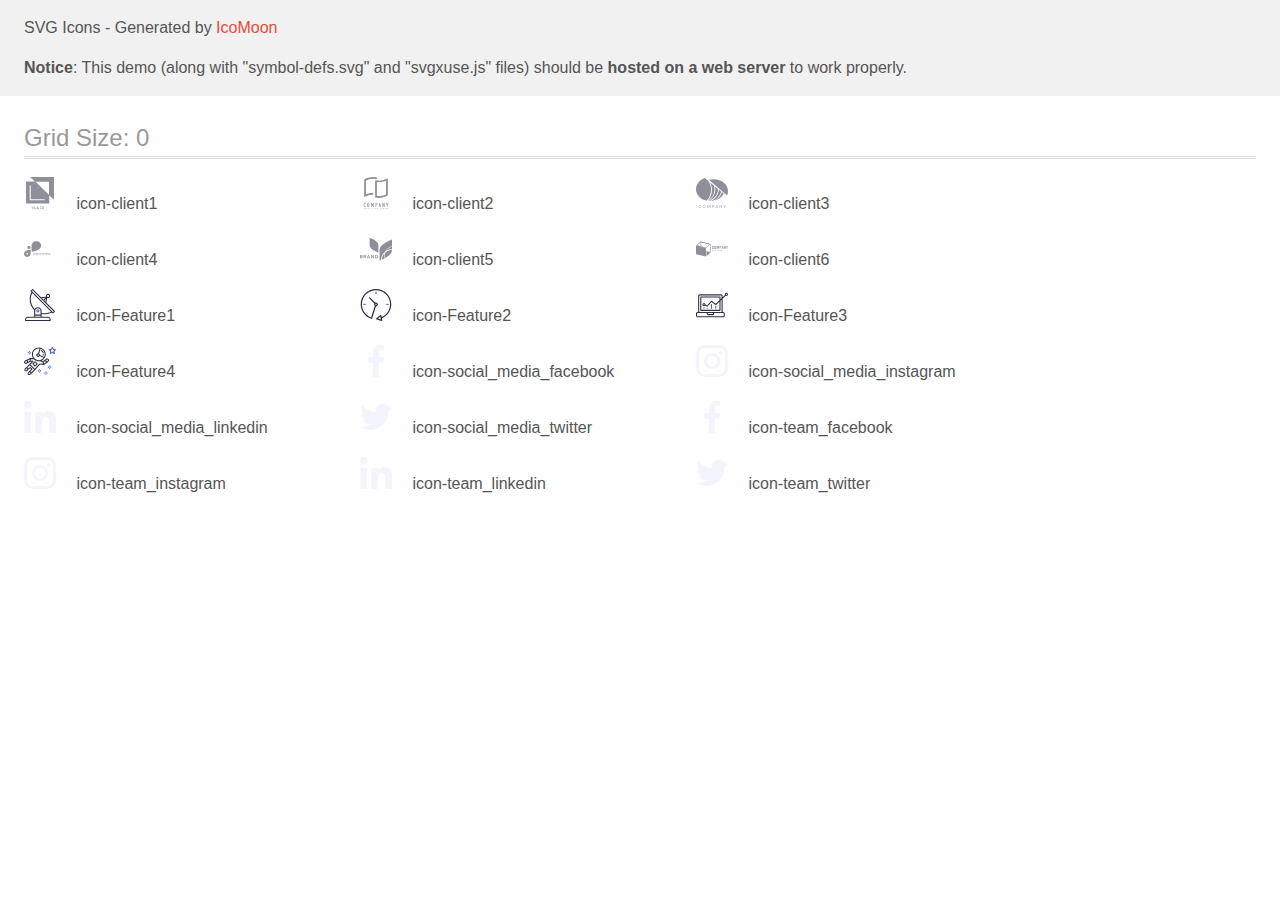
<file: images/svg/demo-external-svg.html>
<!doctype html>
<html>
<head>
    <title>IcoMoon - SVG Icons</title>
    <meta charset="utf-8">
    <meta name="viewport" content="width=device-width, initial-scale=1">
    <link rel="stylesheet" href="demo-files/demo.css">
    <link rel="stylesheet" href="style.css">
</head>
<body>
<header class="bgc1 clearfix">
<div class="mhl">
    <p>SVG Icons - Generated by <a href="https://icomoon.io/app">IcoMoon</a></p><p><strong>Notice</strong>: This demo (along with "symbol-defs.svg" and "svgxuse.js" files) should be <b>hosted on a web server</b> to work properly.</p>
</div>
</header>
    <div class="clearfix mhl ptl">
        <h1 class="mvm mtn fgc1">Grid Size: 0</h1>
        <div class="glyph fs1">
            <div class="clearfix pbs">
                <svg class="icon icon-client1"><use xlink:href="symbol-defs.svg#icon-client1"></use></svg><span class="name"> icon-client1</span>
            </div>
        </div>
        <div class="glyph fs1">
            <div class="clearfix pbs">
                <svg class="icon icon-client2"><use xlink:href="symbol-defs.svg#icon-client2"></use></svg><span class="name"> icon-client2</span>
            </div>
        </div>
        <div class="glyph fs1">
            <div class="clearfix pbs">
                <svg class="icon icon-client3"><use xlink:href="symbol-defs.svg#icon-client3"></use></svg><span class="name"> icon-client3</span>
            </div>
        </div>
        <div class="glyph fs1">
            <div class="clearfix pbs">
                <svg class="icon icon-client4"><use xlink:href="symbol-defs.svg#icon-client4"></use></svg><span class="name"> icon-client4</span>
            </div>
        </div>
        <div class="glyph fs1">
            <div class="clearfix pbs">
                <svg class="icon icon-client5"><use xlink:href="symbol-defs.svg#icon-client5"></use></svg><span class="name"> icon-client5</span>
            </div>
        </div>
        <div class="glyph fs1">
            <div class="clearfix pbs">
                <svg class="icon icon-client6"><use xlink:href="symbol-defs.svg#icon-client6"></use></svg><span class="name"> icon-client6</span>
            </div>
        </div>
        <div class="glyph fs1">
            <div class="clearfix pbs">
                <svg class="icon icon-Feature1"><use xlink:href="symbol-defs.svg#icon-Feature1"></use></svg><span class="name"> icon-Feature1</span>
            </div>
        </div>
        <div class="glyph fs1">
            <div class="clearfix pbs">
                <svg class="icon icon-Feature2"><use xlink:href="symbol-defs.svg#icon-Feature2"></use></svg><span class="name"> icon-Feature2</span>
            </div>
        </div>
        <div class="glyph fs1">
            <div class="clearfix pbs">
                <svg class="icon icon-Feature3"><use xlink:href="symbol-defs.svg#icon-Feature3"></use></svg><span class="name"> icon-Feature3</span>
            </div>
        </div>
        <div class="glyph fs1">
            <div class="clearfix pbs">
                <svg class="icon icon-Feature4"><use xlink:href="symbol-defs.svg#icon-Feature4"></use></svg><span class="name"> icon-Feature4</span>
            </div>
        </div>
        <div class="glyph fs1">
            <div class="clearfix pbs">
                <svg class="icon icon-social_media_facebook"><use xlink:href="symbol-defs.svg#icon-social_media_facebook"></use></svg><span class="name"> icon-social_media_facebook</span>
            </div>
        </div>
        <div class="glyph fs1">
            <div class="clearfix pbs">
                <svg class="icon icon-social_media_instagram"><use xlink:href="symbol-defs.svg#icon-social_media_instagram"></use></svg><span class="name"> icon-social_media_instagram</span>
            </div>
        </div>
        <div class="glyph fs1">
            <div class="clearfix pbs">
                <svg class="icon icon-social_media_linkedin"><use xlink:href="symbol-defs.svg#icon-social_media_linkedin"></use></svg><span class="name"> icon-social_media_linkedin</span>
            </div>
        </div>
        <div class="glyph fs1">
            <div class="clearfix pbs">
                <svg class="icon icon-social_media_twitter"><use xlink:href="symbol-defs.svg#icon-social_media_twitter"></use></svg><span class="name"> icon-social_media_twitter</span>
            </div>
        </div>
        <div class="glyph fs1">
            <div class="clearfix pbs">
                <svg class="icon icon-team_facebook"><use xlink:href="symbol-defs.svg#icon-team_facebook"></use></svg><span class="name"> icon-team_facebook</span>
            </div>
        </div>
        <div class="glyph fs1">
            <div class="clearfix pbs">
                <svg class="icon icon-team_instagram"><use xlink:href="symbol-defs.svg#icon-team_instagram"></use></svg><span class="name"> icon-team_instagram</span>
            </div>
        </div>
        <div class="glyph fs1">
            <div class="clearfix pbs">
                <svg class="icon icon-team_linkedin"><use xlink:href="symbol-defs.svg#icon-team_linkedin"></use></svg><span class="name"> icon-team_linkedin</span>
            </div>
        </div>
        <div class="glyph fs1">
            <div class="clearfix pbs">
                <svg class="icon icon-team_twitter"><use xlink:href="symbol-defs.svg#icon-team_twitter"></use></svg><span class="name"> icon-team_twitter</span>
            </div>
        </div>
  </div>
<script defer src="svgxuse.js"></script>
</body>
</html>
</file>
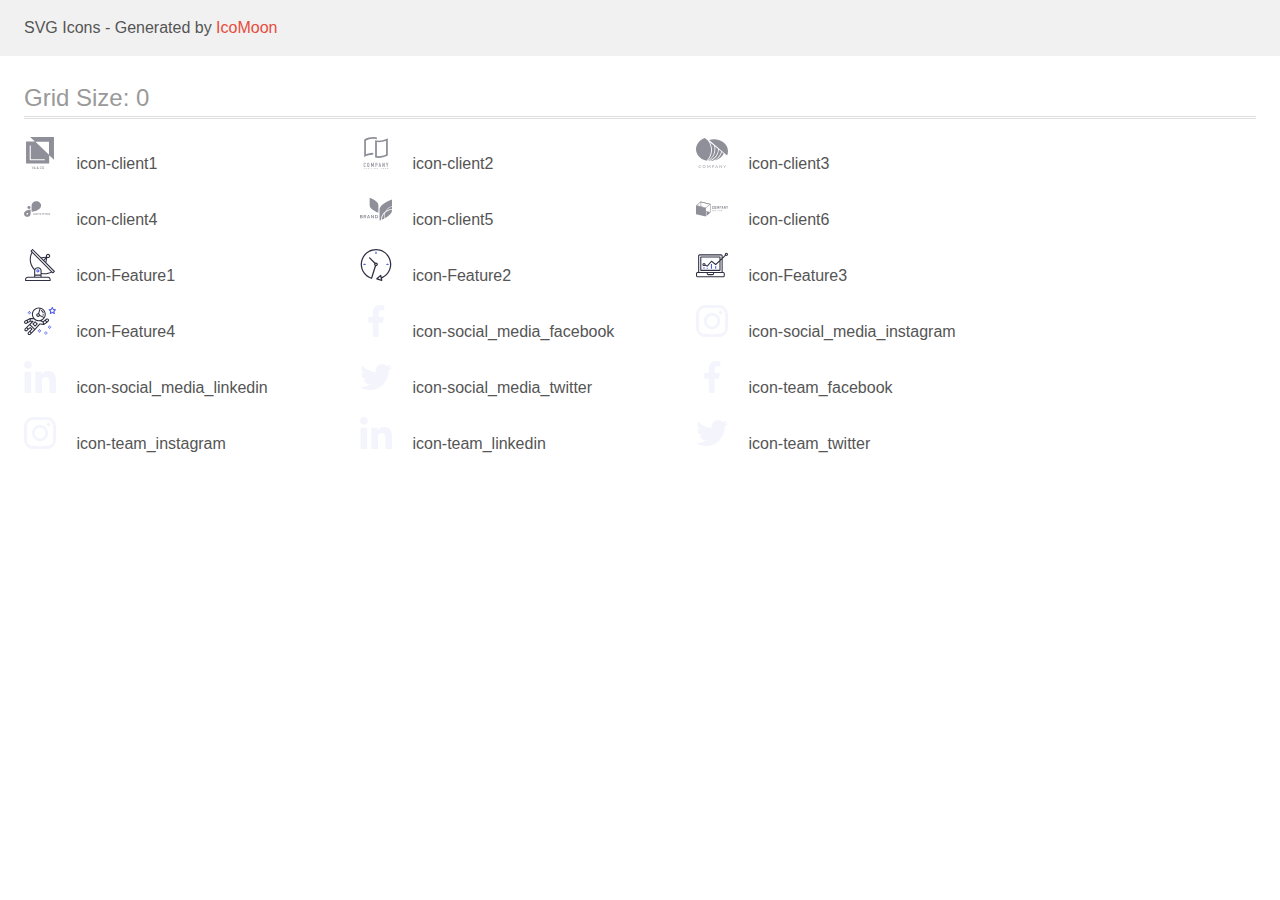
<file: images/svg/demo.html>
<!doctype html>
<html>
<head>
    <title>IcoMoon - SVG Icons</title>
    <meta charset="utf-8">
    <meta name="viewport" content="width=device-width, initial-scale=1">
    <link rel="stylesheet" href="demo-files/demo.css">
    <link rel="stylesheet" href="style.css">
</head>
<body>
<svg aria-hidden="true" style="position: absolute; width: 0; height: 0; overflow: hidden;" version="1.1" xmlns="http://www.w3.org/2000/svg" xmlns:xlink="http://www.w3.org/1999/xlink">
<defs>
<symbol id="icon-client1" viewBox="0 0 32 32">
<path fill="#8e8f99" style="fill: var(--color1, #8e8f99)" d="M6.128 0l4.771 4.545-8.857-0.004v22.053h23.149v-8.432l4.766 4.541v-22.703h-23.83zM24.982 17.629l-13.528-12.889h13.528v12.889zM20.782 23.368h-15.076v-14.832h1.066v13.828h14.011v1.005zM8.712 30.68l0.562-1.155h0.462l-0.815 1.529v0.892h-0.42v-0.891l-0.814-1.529h0.464l0.562 1.156zM10.783 29.525h0.099l0.914 2.42h-0.438l-0.196-0.566h-0.937l-0.195 0.566h-0.437l0.911-2.42h0.279zM10.339 31.048h0.709l-0.354-1.027-0.354 1.027zM13.264 30.646c-0.007-0.008-0.024-0.030-0.041-0.052l-0.011-0.015c-0.054-0.069-0.102-0.147-0.142-0.23l-0.003-0.008c-0.032-0.070-0.051-0.153-0.051-0.239 0-0 0-0 0-0.001v0c0-0.126 0.026-0.234 0.078-0.325s0.128-0.162 0.218-0.208l0.003-0.001c0.095-0.050 0.207-0.075 0.334-0.075 0.123 0 0.229 0.025 0.318 0.075 0.168 0.089 0.281 0.263 0.281 0.463 0 0.075-0.016 0.146-0.044 0.21l0.001-0.003c-0.030 0.067-0.069 0.124-0.116 0.173l0-0c-0.051 0.054-0.106 0.103-0.165 0.146l-0.003 0.002-0.168 0.123 0.479 0.565c0.066-0.126 0.104-0.276 0.104-0.435 0-0.006-0-0.012-0-0.018v0.001h0.346c0 0.118-0.012 0.229-0.035 0.334-0.032 0.152-0.094 0.287-0.179 0.403l0.002-0.003 0.354 0.419h-0.463l-0.141-0.165c-0.071 0.055-0.154 0.101-0.242 0.134l-0.007 0.002c-0.109 0.040-0.235 0.063-0.367 0.063-0.003 0-0.006 0-0.009-0h0c-0.161 0-0.3-0.029-0.417-0.088-0.113-0.055-0.206-0.138-0.271-0.24l-0.002-0.003c-0.060-0.098-0.095-0.216-0.095-0.343 0-0.004 0-0.008 0-0.012v0.001c0-0.099 0.020-0.185 0.061-0.259 0.042-0.076 0.097-0.146 0.168-0.21 0.066-0.059 0.14-0.118 0.225-0.178zM13.463 30.89l-0.050 0.036c-0.051 0.039-0.094 0.085-0.13 0.136l-0.001 0.002c-0.043 0.063-0.068 0.14-0.068 0.224 0 0.067 0.017 0.131 0.046 0.187l-0.001-0.002c0.032 0.058 0.078 0.105 0.133 0.137l0.002 0.001c0.060 0.032 0.13 0.051 0.205 0.051 0.004 0 0.009-0 0.013-0h-0.001c0.092 0 0.181-0.020 0.268-0.061 0.047-0.023 0.087-0.049 0.124-0.078l-0.002 0.001-0.538-0.633zM13.558 30.448l0.148-0.099c0.059-0.036 0.109-0.082 0.149-0.135l0.001-0.001c0.028-0.045 0.045-0.1 0.045-0.159 0-0.004-0-0.008-0-0.012l0 0.001c-0.004-0.13-0.111-0.233-0.241-0.233-0.005 0-0.010 0-0.014 0l0.001-0c-0.002-0-0.005-0-0.007-0-0.099 0-0.184 0.058-0.223 0.142l-0.001 0.002c-0.018 0.040-0.029 0.088-0.029 0.137 0 0.058 0.014 0.113 0.040 0.161l-0.001-0.002c0.025 0.052 0.060 0.107 0.105 0.165l0.027 0.035zM17.793 31.158c-0.013 0.158-0.058 0.3-0.133 0.424s-0.181 0.22-0.317 0.291c-0.136 0.071-0.302 0.106-0.497 0.106-0.15 0-0.285-0.027-0.404-0.080-0.119-0.054-0.222-0.131-0.307-0.229-0.085-0.1-0.151-0.22-0.196-0.361s-0.067-0.298-0.067-0.472v-0.202c0-0.174 0.022-0.332 0.068-0.472l0.002-0.007c0.043-0.131 0.111-0.251 0.197-0.353s0.19-0.178 0.311-0.232c0.122-0.053 0.259-0.080 0.411-0.080l-0.002 0c0.011-0 0.022-0 0.032-0 0.167 0 0.324 0.040 0.457 0.107l0.004 0.002c0.126 0.066 0.231 0.167 0.305 0.292l-0.003-0.005c0.076 0.129 0.124 0.275 0.139 0.435h-0.415c-0.011-0.104-0.035-0.193-0.073-0.267-0.037-0.075-0.091-0.131-0.163-0.17s-0.167-0.060-0.283-0.060h0.001c-0.005-0-0.009-0-0.014-0-0.086 0-0.167 0.020-0.236 0.053l-0.003 0.001c-0.070 0.036-0.13 0.089-0.176 0.155-0.048 0.069-0.084 0.153-0.108 0.254s-0.035 0.214-0.035 0.343v0.204c-0 0.004-0 0.009-0 0.013 0 0.113 0.012 0.224 0.032 0.32l0.001 0.005c0.019 0.091 0.054 0.176 0.098 0.249l0.001 0.002c0.042 0.067 0.101 0.122 0.172 0.163l-0.003-0.001c0.072 0.038 0.153 0.060 0.24 0.060 0.005 0 0.010-0 0.014-0l-0.001-0c0.009 0 0.018 0.001 0.027 0.001 0.095 0 0.185-0.021 0.262-0.057l0.002-0.001c0.070-0.035 0.128-0.092 0.166-0.164l-0.002 0.004c0.042-0.082 0.069-0.173 0.078-0.272h0.416zM20.101 30.802v-0.133c0-0.182-0.024-0.347-0.073-0.49-0.045-0.143-0.115-0.267-0.206-0.373l0.001 0.001c-0.086-0.1-0.192-0.179-0.312-0.232l-0.006-0.002c-0.123-0.054-0.259-0.082-0.409-0.082-0.148 0-0.285 0.027-0.407 0.082-0.123 0.053-0.228 0.131-0.318 0.234-0.088 0.102-0.157 0.226-0.206 0.371-0.047 0.14-0.074 0.301-0.074 0.468 0 0.008 0 0.015 0 0.023v-0.001 0.133c0 0.183 0.024 0.347 0.074 0.492 0.048 0.143 0.119 0.266 0.21 0.372l-0.001-0.001c0.090 0.102 0.196 0.18 0.317 0.235 0.123 0.053 0.259 0.080 0.408 0.080s0.286-0.027 0.409-0.080c0.123-0.054 0.229-0.133 0.316-0.235 0.088-0.102 0.157-0.225 0.204-0.37s0.072-0.309 0.072-0.492zM19.685 30.666v0.136c0 0.136-0.014 0.255-0.040 0.36-0.023 0.1-0.062 0.189-0.115 0.267l0.002-0.003c-0.047 0.068-0.108 0.122-0.18 0.16l-0.003 0.001c-0.069 0.034-0.151 0.053-0.237 0.053-0.004 0-0.008-0-0.012-0h0.001c-0.003 0-0.007 0-0.011 0-0.086 0-0.167-0.020-0.239-0.055l0.003 0.001c-0.075-0.040-0.137-0.094-0.185-0.16l-0.001-0.002c-0.052-0.076-0.092-0.164-0.115-0.259l-0.001-0.005c-0.026-0.102-0.040-0.22-0.040-0.341 0-0.007 0-0.013 0-0.020v0.001-0.136c0-0.135 0.014-0.254 0.040-0.357s0.065-0.191 0.115-0.261c0.047-0.067 0.109-0.121 0.181-0.158l0.003-0.001c0.069-0.035 0.151-0.055 0.237-0.055 0.003 0 0.007 0 0.010 0h-0c0.092 0 0.174 0.018 0.248 0.054s0.134 0.088 0.184 0.16c0.051 0.069 0.090 0.157 0.115 0.261 0.027 0.104 0.040 0.223 0.040 0.357z"></path>
</symbol>
<symbol id="icon-client2" viewBox="0 0 32 32">
<path fill="#8e8f99" style="fill: var(--color1, #8e8f99)" d="M14.224 1.806c0.142 0 0.294 0.013 0.446 0.026l0.044 0.004 0.045 0.003c0.762 0.055 1.506 0.172 2.134 0.326v-1.762l0.090 0.020c-0.742-0.191-1.51-0.319-2.339-0.378-0.288-0.022-0.595-0.036-0.91-0.044h-0.267c-1.603 0.006-3.157 0.218-4.51 0.582l-0.127 0.028c-1.69 0.433-3.285 1.101-4.665 1.921v17.475l-0.1 0.051c1.412-0.78 2.932-1.39 4.666-1.83l-0.139 0.031c1.262-0.331 2.572-0.541 3.971-0.619h0.052c0.217-0.011 0.433-0.017 0.655-0.018v-1.79l-0.014 0c-1.766 0.023-3.479 0.263-4.967 0.661-0.602 0.156-1.185 0.326-1.731 0.513l-0.623 0.212v-13.626l0.266-0.128-0.104 0.045c1.994-0.964 4.2-1.558 6.576-1.696l-0.001 0c0.010-0.001 0.019-0.001 0.029-0.001s0.020 0 0.028 0.001c0.247-0.012 0.497-0.018 0.741-0.018h0.28c0.129 0.003 0.258 0.006 0.388 0.014h0.084zM17.325 3.607c0.391 0.030 0.796 0.044 1.205 0.044 1.689-0.007 3.324-0.228 4.881-0.639l-0.135 0.030c1.734-0.442 3.252-1.052 4.665-1.831l-0.101 0.051v17.163c-1.379 0.819-2.975 1.487-4.664 1.921l-0.127 0.028c-1.353 0.363-2.908 0.574-4.511 0.581h-0.004c-0.033 0-0.072 0-0.111 0-1.177 0-2.319-0.147-3.409-0.425l0.095 0.021v-17.275c0.265 0.062 0.537 0.118 0.814 0.164 0.455 0.077 0.934 0.133 1.401 0.167zM26.060 3.74l-0.623 0.209c-0.572 0.193-1.151 0.365-1.731 0.518-1.551 0.415-3.332 0.657-5.169 0.663h-0.004c-0.406 0-0.78-0.011-1.141-0.034l-0.497-0.033v14.017l0.426 0.037c0.395 0.035 0.803 0.052 1.214 0.052 1.45-0.006 2.853-0.198 4.189-0.553l-0.116 0.026c1.221-0.31 2.281-0.702 3.285-1.189l-0.102 0.044 0.266-0.128v-13.63z"></path>
<path fill="#8e8f99" style="fill: var(--color1, #8e8f99)" d="M5.377 25.977c-0.167-0.173-0.401-0.281-0.661-0.281-0.011 0-0.023 0-0.034 0.001l0.002-0c-0.004-0-0.009-0-0.014-0-0.139 0-0.272 0.028-0.393 0.078l0.007-0.003c-0.237 0.095-0.42 0.28-0.51 0.512l-0.002 0.006c-0.049 0.123-0.073 0.254-0.071 0.386v2.335c-0.006 0.164 0.026 0.328 0.092 0.479 0.055 0.12 0.135 0.226 0.234 0.313 0.093 0.078 0.202 0.135 0.32 0.166 0.114 0.031 0.231 0.048 0.349 0.048 0.13 0.001 0.258-0.026 0.377-0.081 0.351-0.156 0.591-0.5 0.591-0.901v-0.261h-0.611v0.208c0 0.004 0 0.009 0 0.014 0 0.070-0.013 0.136-0.037 0.198l0.001-0.004c-0.021 0.052-0.051 0.095-0.088 0.132l-0 0c-0.070 0.054-0.159 0.088-0.255 0.089h-0c-0.011 0.001-0.023 0.002-0.036 0.002-0.103 0-0.194-0.050-0.25-0.127l-0.001-0.001c-0.051-0.082-0.082-0.182-0.082-0.289 0-0.008 0-0.016 0.001-0.024l-0 0.001v-2.177c-0.004-0.121 0.022-0.24 0.075-0.349 0.056-0.087 0.153-0.143 0.262-0.143 0.013 0 0.025 0.001 0.038 0.002l-0.002-0c0.003-0 0.008-0 0.012-0 0.107 0 0.201 0.052 0.26 0.131l0.001 0.001c0.063 0.082 0.101 0.187 0.101 0.3 0 0.005-0 0.009-0 0.014v-0.001 0.202h0.604v-0.238c0-0.003 0-0.007 0-0.011 0-0.143-0.027-0.28-0.077-0.405l0.003 0.007c-0.048-0.128-0.117-0.237-0.205-0.329l0 0zM9.002 25.951c-0.186-0.158-0.429-0.255-0.694-0.257h-0c-0.124 0-0.248 0.023-0.364 0.066-0.252 0.090-0.451 0.276-0.557 0.511l-0.002 0.006c-0.062 0.142-0.092 0.297-0.089 0.452v2.239c-0.004 0.158 0.026 0.314 0.089 0.458 0.055 0.121 0.135 0.228 0.236 0.313 0.094 0.086 0.203 0.154 0.322 0.197 0.117 0.043 0.24 0.065 0.364 0.066 0.267-0.001 0.51-0.1 0.695-0.264l-0.001 0.001c0.097-0.087 0.176-0.194 0.23-0.313 0.063-0.144 0.093-0.301 0.089-0.458v-2.239c0-0.006 0-0.013 0-0.020 0-0.156-0.033-0.305-0.092-0.439l0.003 0.007c-0.057-0.128-0.135-0.237-0.23-0.327l-0-0zM8.718 28.969c0.001 0.010 0.002 0.023 0.002 0.035 0 0.114-0.047 0.216-0.123 0.289l-0 0c-0.077 0.065-0.178 0.105-0.287 0.105s-0.21-0.040-0.288-0.105l0.001 0.001c-0.076-0.073-0.123-0.175-0.123-0.289 0-0.012 0.001-0.025 0.002-0.037l-0 0.002v-2.239c-0.001-0.010-0.001-0.022-0.001-0.034 0-0.113 0.047-0.216 0.123-0.289l0-0c0.077-0.065 0.178-0.105 0.287-0.105s0.21 0.040 0.288 0.105l-0.001-0.001c0.076 0.073 0.123 0.175 0.123 0.289 0 0.012-0.001 0.025-0.002 0.037l0-0.002v2.24zM13.764 29.969v-4.24h-0.586l-0.771 2.244h-0.010l-0.777-2.244h-0.58v4.239h0.606v-2.578h0.011l0.593 1.823h0.302l0.598-1.823h0.010v2.578h0.606zM17.205 26.027c-0.093-0.105-0.211-0.185-0.342-0.232-0.124-0.042-0.267-0.066-0.416-0.066-0.008 0-0.016 0-0.024 0l0.001-0h-0.9v4.24h0.604v-1.656h0.311c0.189 0.009 0.376-0.031 0.545-0.116 0.139-0.078 0.251-0.188 0.329-0.32l0.002-0.004c0.070-0.113 0.117-0.238 0.138-0.369 0.021-0.133 0.033-0.287 0.033-0.444 0-0.013-0-0.027-0-0.040l0 0.002c0.006-0.203-0.014-0.407-0.059-0.606-0.043-0.153-0.12-0.284-0.223-0.39l0 0zM16.894 27.319c-0.003 0.081-0.023 0.157-0.057 0.224l0.001-0.003c-0.035 0.065-0.089 0.116-0.154 0.147l-0.002 0.001c-0.075 0.034-0.162 0.054-0.254 0.054-0.011 0-0.022-0-0.033-0.001l0.002 0h-0.276v-1.441h0.311c0.009-0 0.019-0.001 0.029-0.001 0.088 0 0.172 0.020 0.247 0.055l-0.004-0.002c0.062 0.036 0.111 0.090 0.141 0.154l0.001 0.002c0.033 0.074 0.051 0.155 0.053 0.236v0.282c0 0.098 0.006 0.201 0 0.291h-0.006zM20.066 25.729h-0.495l-0.934 4.24h0.604l0.177-0.911h0.823l0.178 0.911h0.604l-0.958-4.24zM19.509 28.481l0.297-1.537h0.011l0.295 1.537h-0.604zM23.969 28.283h-0.011l-0.912-2.554h-0.581v4.24h0.604v-2.55h0.012l0.923 2.549h0.568v-4.239h-0.604v2.554zM27.66 25.729l-0.486 1.686h-0.012l-0.486-1.686h-0.639l0.83 2.448v1.791h0.604v-1.791l0.83-2.447h-0.64zM3.692 31.166h0.291v0.817h0.198v-0.817h0.289v-0.167h-0.778v0.168zM6.14 30.998l-0.382 0.985h0.21l0.081-0.224h0.392l0.084 0.224h0.215l-0.391-0.985h-0.21zM6.109 31.593l0.134-0.365 0.134 0.365h-0.268zM8.559 31.62h0.228v0.127c-0.063 0.051-0.145 0.082-0.234 0.083h-0c-0.004 0-0.009 0-0.014 0-0.079 0-0.149-0.037-0.195-0.094l-0-0c-0.046-0.065-0.073-0.147-0.073-0.234 0-0.008 0-0.016 0.001-0.023l-0 0.001c0-0.219 0.095-0.329 0.283-0.329 0.006-0.001 0.014-0.001 0.021-0.001 0.097 0 0.178 0.067 0.201 0.157l0 0.001 0.194-0.038c-0.042-0.192-0.18-0.289-0.417-0.289-0.004-0-0.008-0-0.013-0-0.127 0-0.244 0.048-0.331 0.127l0-0c-0.088 0.087-0.143 0.208-0.143 0.342 0 0.013 0.001 0.026 0.002 0.038l-0-0.002c-0 0.007-0 0.015-0 0.023 0 0.132 0.048 0.254 0.127 0.347l-0.001-0.001c0.087 0.090 0.209 0.146 0.343 0.146 0.011 0 0.021-0 0.032-0.001l-0.001 0c0.005 0 0.010 0 0.016 0 0.155 0 0.296-0.060 0.402-0.157l-0 0v-0.388h-0.426v0.166zM11.030 30.998h-0.199v0.985h0.689v-0.167h-0.49v-0.817zM13.119 30.998h-0.199v0.985h0.199v-0.985zM15.161 31.655l-0.404-0.657h-0.193v0.985h0.185v-0.643l0.396 0.643h0.198v-0.985h-0.182v0.658zM17.007 31.549h0.49v-0.167h-0.49v-0.215h0.527v-0.168h-0.727v0.985h0.747v-0.167h-0.548v-0.266zM21.484 31.386h-0.388v-0.388h-0.197v0.984h0.197v-0.431h0.388v0.431h0.198v-0.985h-0.198v0.388zM23.342 31.549h0.492v-0.167h-0.492v-0.215h0.529v-0.168h-0.726v0.985h0.746v-0.167h-0.548v-0.266zM25.86 31.55c0.171-0.027 0.258-0.118 0.258-0.274 0.001-0.008 0.002-0.018 0.002-0.028 0-0.079-0.038-0.148-0.098-0.191l-0.001-0c-0.073-0.037-0.159-0.059-0.25-0.059-0.014 0-0.027 0-0.040 0.001l0.002-0h-0.417v0.984h0.198v-0.412h0.039c0.005-0 0.010-0 0.016-0 0.039 0 0.076 0.008 0.109 0.023l-0.002-0.001c0.029 0.018 0.053 0.042 0.070 0.072l0.215 0.313h0.236l-0.12-0.192c-0.054-0.096-0.128-0.175-0.215-0.235l-0.002-0.002zM25.661 31.413h-0.146v-0.247h0.156c0.012-0.001 0.027-0.002 0.042-0.002 0.057 0 0.111 0.009 0.163 0.026l-0.004-0.001c0.026 0.024 0.043 0.058 0.043 0.096 0 0.042-0.020 0.080-0.052 0.104l-0 0c-0.049 0.016-0.106 0.025-0.164 0.025-0.013 0-0.026-0-0.039-0.001l0.002 0zM27.76 31.549h0.49v-0.167h-0.49v-0.215h0.529v-0.168h-0.729v0.985h0.747v-0.167h-0.548v-0.266z"></path>
</symbol>
<symbol id="icon-client3" viewBox="0 0 32 32">
<path fill="#8e8f99" style="fill: var(--color1, #8e8f99)" d="M4.953 30.344c0.012 0 0.023 0.003 0.033 0.007 0.011 0.004 0.021 0.010 0.029 0.017l-0-0 0.16 0.151c-0.126 0.122-0.276 0.219-0.442 0.283l-0.009 0.003c-0.204 0.073-0.422 0.108-0.641 0.103-0.010 0-0.022 0-0.034 0-0.204 0-0.4-0.035-0.581-0.1l0.012 0.004c-0.175-0.063-0.326-0.155-0.454-0.271l0.001 0.001c-0.124-0.115-0.223-0.255-0.29-0.411l-0.003-0.008c-0.065-0.154-0.103-0.333-0.103-0.521 0-0.005 0-0.011 0-0.016v0.001c-0-0.005-0-0.011-0-0.017 0-0.189 0.041-0.368 0.114-0.529l-0.003 0.008c0.070-0.156 0.176-0.298 0.311-0.418 0.136-0.117 0.296-0.21 0.471-0.27l0.010-0.003c0.179-0.061 0.385-0.096 0.6-0.096 0.007 0 0.014 0 0.022 0h-0.001c0.196-0.004 0.393 0.026 0.576 0.087 0.159 0.060 0.305 0.141 0.432 0.242l-0.135 0.161c-0.010 0.012-0.021 0.021-0.034 0.029l-0.001 0c-0.013 0.008-0.030 0.013-0.047 0.013-0.003 0-0.005-0-0.008-0l0 0c-0.022-0.001-0.041-0.008-0.059-0.018l0.001 0-0.073-0.043-0.1-0.055c-0.092-0.044-0.199-0.078-0.31-0.096l-0.007-0.001c-0.066-0.011-0.142-0.017-0.219-0.017-0.007 0-0.014 0-0.021 0h0.001c-0.005-0-0.010-0-0.016-0-0.154 0-0.302 0.026-0.439 0.075l0.009-0.003c-0.135 0.047-0.251 0.115-0.35 0.203l0.001-0.001c-0.1 0.094-0.177 0.204-0.227 0.323-0.052 0.121-0.082 0.263-0.082 0.411 0 0.005 0 0.010 0 0.015v-0.001c-0 0.005-0 0.011-0 0.016 0 0.15 0.030 0.293 0.085 0.423l-0.003-0.007c0.103 0.245 0.303 0.433 0.55 0.518l0.006 0.002c0.131 0.047 0.271 0.070 0.413 0.068 0.082 0.001 0.164-0.004 0.245-0.014 0.204-0.020 0.386-0.101 0.532-0.222l-0.002 0.001c0.021-0.017 0.047-0.027 0.076-0.028h0zM9.59 29.585c0.003 0.182-0.034 0.364-0.108 0.534-0.072 0.164-0.174 0.302-0.301 0.413l-0.001 0.001c-0.134 0.118-0.295 0.211-0.474 0.271-0.182 0.061-0.392 0.096-0.61 0.096s-0.428-0.035-0.624-0.1l0.014 0.004c-0.182-0.063-0.34-0.156-0.474-0.274l0.002 0.001c-0.128-0.114-0.231-0.253-0.302-0.41l-0.003-0.008c-0.069-0.158-0.109-0.341-0.109-0.535s0.040-0.377 0.112-0.543l-0.003 0.009c0.068-0.156 0.172-0.298 0.305-0.42 0.135-0.114 0.295-0.204 0.472-0.262 0.393-0.131 0.828-0.131 1.22 0 0.178 0.062 0.34 0.154 0.473 0.273 0.253 0.226 0.412 0.553 0.412 0.918 0 0.011-0 0.022-0 0.034l0-0.002zM9.168 29.585c0.004-0.145-0.022-0.291-0.076-0.429-0.098-0.249-0.298-0.439-0.548-0.521l-0.006-0.002c-0.132-0.045-0.285-0.070-0.444-0.070s-0.311 0.026-0.454 0.073l0.010-0.003c-0.132 0.046-0.245 0.115-0.34 0.203l0.001-0.001c-0.093 0.087-0.167 0.194-0.215 0.314l-0.002 0.006c-0.102 0.28-0.102 0.579 0 0.858 0.045 0.119 0.119 0.228 0.217 0.321 0.095 0.087 0.211 0.156 0.34 0.201 0.286 0.092 0.601 0.092 0.887 0 0.129-0.044 0.245-0.113 0.339-0.201 0.097-0.093 0.169-0.203 0.215-0.321 0.054-0.138 0.080-0.284 0.076-0.429zM12.754 30.036l0.041 0.096c0.016-0.034 0.031-0.065 0.047-0.096 0.015-0.033 0.033-0.064 0.052-0.095l1.025-1.593c0.020-0.028 0.039-0.045 0.058-0.051s0.044-0.008 0.069-0.008c0.006 0 0.011 0 0.017 0l-0.001-0h0.303v2.591h-0.359v-1.985c-0.001-0.013-0.001-0.029-0.001-0.045s0.001-0.031 0.002-0.047l-0 0.002-1.032 1.615c-0.014 0.025-0.035 0.045-0.060 0.059l-0.001 0c-0.025 0.014-0.055 0.022-0.087 0.022-0 0-0.001 0-0.001 0h-0.058c-0.001 0-0.002 0-0.002 0-0.032 0-0.061-0.008-0.087-0.022l0.001 0c-0.025-0.013-0.046-0.033-0.059-0.057l-0-0.001-1.062-1.626v2.080h-0.348v-2.586h0.303c0.004-0 0.009-0 0.013-0 0.025 0 0.050 0.003 0.073 0.009l-0.002-0c0.024 0.010 0.043 0.027 0.056 0.049l0 0.001 1.047 1.595c0.021 0.029 0.039 0.061 0.053 0.093zM16.615 29.907v0.97h-0.401v-2.588h0.895c0.169-0.003 0.338 0.016 0.5 0.057 0.13 0.031 0.25 0.086 0.353 0.161 0.086 0.067 0.154 0.152 0.199 0.25l0.002 0.004c0.047 0.105 0.071 0.217 0.068 0.331 0 0.003 0 0.008 0 0.012 0 0.236-0.114 0.446-0.289 0.577l-0.002 0.001c-0.101 0.076-0.22 0.135-0.349 0.17l-0.007 0.002c-0.156 0.042-0.319 0.063-0.483 0.060l-0.486-0.007zM16.615 29.629h0.486c0.105 0.001 0.211-0.012 0.311-0.040 0.086-0.025 0.161-0.063 0.227-0.113l-0.002 0.001c0.113-0.090 0.185-0.228 0.185-0.383 0-0.002 0-0.004-0-0.006v0c0.001-0.008 0.001-0.017 0.001-0.026 0-0.067-0.015-0.131-0.043-0.187l0.001 0.003c-0.034-0.070-0.081-0.13-0.139-0.176l-0.001-0.001c-0.134-0.089-0.299-0.141-0.476-0.141-0.022 0-0.044 0.001-0.066 0.002l0.003-0h-0.486v1.067zM22.011 30.881h-0.318c-0.002 0-0.004 0-0.006 0-0.031 0-0.059-0.009-0.083-0.024l0.001 0c-0.022-0.015-0.040-0.035-0.052-0.059l-0-0.001-0.273-0.626h-1.372l-0.283 0.625c-0.011 0.024-0.029 0.044-0.050 0.058l-0 0c-0.024 0.016-0.054 0.026-0.086 0.026-0.002 0-0.003-0-0.005-0h-0.317l1.204-2.591h0.417l1.221 2.591zM20.023 29.919h1.132l-0.478-1.055c-0.032-0.067-0.063-0.148-0.088-0.232l-0.003-0.012-0.046 0.135c-0.015 0.041-0.030 0.079-0.044 0.109l-0.474 1.055zM23.745 28.301c0.024 0.011 0.044 0.027 0.059 0.046l0 0 1.757 1.953v-2.012h0.359v2.591h-0.201c-0.002 0-0.005 0-0.008 0-0.027 0-0.053-0.005-0.076-0.015l0.001 0c-0.025-0.013-0.046-0.029-0.064-0.049l-0-0-1.754-1.952c0.001 0.013 0.001 0.029 0.001 0.045s-0.001 0.031-0.002 0.047l0-0.002v1.926h-0.359v-2.591h0.212c0.025-0.001 0.049 0.003 0.073 0.012zM28.88 29.85v1.029h-0.401v-1.029l-1.11-1.561h0.359c0.003-0 0.006-0 0.009-0 0.029 0 0.055 0.008 0.078 0.022l-0.001-0c0.022 0.017 0.040 0.036 0.054 0.058l0.695 1.007c0.048 0.066 0.089 0.142 0.12 0.223l0.002 0.007 0.052-0.111c0.020-0.041 0.043-0.080 0.068-0.119l0.685-1.014c0.015-0.021 0.032-0.039 0.051-0.055l0-0c0.022-0.016 0.050-0.026 0.079-0.026 0.003 0 0.005 0 0.007 0h0.363l-1.113 1.568zM12.555 23.94c0.175 0.019 0.351 0.034 0.53 0.048 2.708-1.036 5-2.729 6.588-4.872s2.401-4.636 2.339-7.171l-2.985-2.551c0.607 2.699 0.323 5.489-0.82 8.058-1.143 2.568-3.1 4.815-5.652 6.487z"></path>
<path fill="#8e8f99" style="fill: var(--color1, #8e8f99)" d="M11.489 23.821l0.080 0.014c2.727-1.667 4.807-3.994 5.969-6.681s1.355-5.61 0.552-8.392l-4.252-3.633c1.72 2.986 2.412 6.328 1.996 9.636s-1.923 6.45-4.345 9.056zM25.909 14.94c-0.722 2.785-2.477 5.297-5.003 7.164-0.688 0.515-1.467 1-2.286 1.416l-0.091 0.042c2.057-0.516 3.948-1.43 5.526-2.669s2.803-2.772 3.578-4.48l-1.724-1.472z"></path>
<path fill="#8e8f99" style="fill: var(--color1, #8e8f99)" d="M25.233 14.529l-2.455-2.097c-0.047 2.392-0.843 4.729-2.305 6.769s-3.537 3.708-6.009 4.831h0.012c0.551 0 1.101-0.028 1.648-0.084 2.311-0.806 4.351-2.087 5.94-3.731s2.678-3.598 3.168-5.687zM11.844 3.597l-2.928-2.506c-2.618 0.865-4.871 2.384-6.461 4.361-1.592 1.976-2.448 4.316-2.455 6.715 0.009 2.649 1.054 5.222 2.967 7.308s4.585 3.567 7.594 4.21c2.687-2.796 4.26-6.252 4.49-9.865s-0.893-7.193-3.207-10.223zM32 14.144c-0.011-3.145-1.477-6.157-4.080-8.38-2.601-2.223-6.128-3.476-9.808-3.486-0.009-0-0.020-0-0.031-0-1.767 0-3.466 0.289-5.053 0.823l0.112-0.033 17.933 15.322c0.584-1.247 0.925-2.707 0.927-4.247v-0.001z"></path>
</symbol>
<symbol id="icon-client4" viewBox="0 0 32 32">
<path fill="#8e8f99" style="fill: var(--color1, #8e8f99)" d="M4.982 12.959h-0.001c-0.909 0-1.646 0.664-1.646 1.483v0.001c0 0.819 0.737 1.483 1.646 1.483h0.001c0.909 0 1.646-0.664 1.646-1.483v-0.001c0-0.819-0.737-1.483-1.646-1.483zM17.128 12.485c-0.002-1.138-0.505-2.229-1.397-3.034s-2.102-1.258-3.365-1.261c-1.262 0.002-2.473 0.455-3.366 1.26s-1.396 1.896-1.398 3.034v6.276s9.525-0.956 9.526-6.275v-0.001zM0 20.821c0.002 0.792 0.352 1.551 0.973 2.111s1.463 0.876 2.341 0.878c0.878-0.002 1.72-0.318 2.341-0.878s0.971-1.318 0.973-2.11v-4.366s-6.628 0.666-6.628 4.365zM3.314 21.603c-0.171 0-0.339-0.046-0.482-0.132-0.139-0.083-0.249-0.203-0.318-0.346l-0.002-0.005c-0.042-0.088-0.066-0.191-0.066-0.299 0-0.054 0.006-0.107 0.017-0.157l-0.001 0.005c0.038-0.161 0.122-0.298 0.237-0.4l0.001-0.001c0.121-0.108 0.272-0.183 0.439-0.213l0.005-0.001c0.168-0.030 0.343-0.015 0.501 0.045s0.294 0.159 0.389 0.288 0.146 0.28 0.146 0.435c0 0.103-0.022 0.205-0.065 0.301s-0.107 0.182-0.188 0.255c-0.079 0.072-0.173 0.129-0.276 0.168l-0.006 0.002c-0.099 0.038-0.213 0.060-0.332 0.060-0 0-0.001 0-0.001 0h0v-0.003zM9.375 20.196v1.625h-0.335v-1.625h0.335zM10.022 20.89v0.261h-0.739v-0.261h0.739zM10.1 20.196v0.262h-0.816v-0.262h0.817zM11.629 20.971v0.077c0 0.124-0.017 0.235-0.050 0.333-0.032 0.097-0.080 0.181-0.143 0.252l0.001-0.001c-0.061 0.069-0.134 0.121-0.219 0.157-0.080 0.035-0.173 0.055-0.27 0.055-0.004 0-0.007-0-0.011-0h0.001c-0.102 0-0.195-0.018-0.28-0.054-0.086-0.038-0.159-0.091-0.218-0.157l-0.001-0.001c-0.062-0.071-0.111-0.154-0.142-0.246l-0.002-0.005c-0.032-0.095-0.050-0.204-0.050-0.318 0-0.005 0-0.010 0-0.016v0.001-0.077c0-0.124 0.017-0.235 0.050-0.333 0.032-0.097 0.081-0.18 0.143-0.252l-0.001 0.001c0.062-0.069 0.135-0.122 0.219-0.158 0.085-0.037 0.178-0.055 0.28-0.055 0.103 0 0.196 0.018 0.28 0.055s0.158 0.089 0.219 0.158c0.062 0.069 0.109 0.153 0.143 0.251 0.034 0.097 0.051 0.208 0.051 0.332zM11.291 21.048v-0.079c0-0.086-0.008-0.162-0.023-0.227-0.014-0.063-0.038-0.118-0.070-0.167l0.001 0.002c-0.028-0.042-0.066-0.076-0.11-0.1l-0.002-0.001c-0.042-0.022-0.092-0.034-0.144-0.034-0.002 0-0.005 0-0.007 0h0c-0.056 0-0.107 0.011-0.15 0.034-0.045 0.024-0.082 0.058-0.11 0.099l-0.001 0.001c-0.031 0.047-0.054 0.103-0.068 0.162l-0.001 0.003c-0.015 0.064-0.023 0.138-0.023 0.213 0 0.005 0 0.010 0 0.015v-0.001 0.079c0 0.086 0.008 0.162 0.023 0.228s0.039 0.121 0.069 0.166c0.030 0.045 0.068 0.078 0.112 0.101s0.094 0.035 0.15 0.035c0.057 0 0.107-0.011 0.151-0.034 0.045-0.025 0.083-0.059 0.11-0.101l0.001-0.001c0.030-0.046 0.053-0.101 0.068-0.166 0.015-0.064 0.023-0.138 0.023-0.214 0-0.005-0-0.010-0-0.014v0.001zM12.716 21.396c0-0.001 0-0.002 0-0.004 0-0.027-0.005-0.052-0.014-0.076l0.001 0.001c-0.010-0.026-0.026-0.048-0.047-0.065l-0-0c-0.028-0.023-0.060-0.043-0.095-0.058l-0.003-0.001c-0.043-0.020-0.097-0.041-0.152-0.058l-0.010-0.003c-0.086-0.028-0.155-0.055-0.222-0.086l0.013 0.005c-0.066-0.030-0.124-0.065-0.176-0.105l0.002 0.001c-0.048-0.038-0.087-0.085-0.117-0.137l-0.001-0.002c-0.027-0.051-0.043-0.112-0.043-0.176 0-0.003 0-0.005 0-0.008v0c-0-0.002-0-0.003-0-0.005 0-0.065 0.017-0.127 0.046-0.181l-0.001 0.002c0.030-0.056 0.072-0.104 0.125-0.143 0.053-0.040 0.117-0.071 0.19-0.093 0.074-0.021 0.154-0.032 0.242-0.032 0.12 0 0.224 0.022 0.314 0.065s0.158 0.102 0.208 0.178c0.050 0.075 0.075 0.161 0.075 0.258h-0.333c0-0.002 0-0.004 0-0.006 0-0.044-0.011-0.085-0.031-0.12l0.001 0.001c-0.020-0.037-0.051-0.067-0.088-0.086l-0.001-0.001c-0.040-0.020-0.088-0.031-0.138-0.031-0.004 0-0.008 0-0.012 0l0.001-0c-0.003-0-0.007-0-0.011-0-0.048 0-0.094 0.010-0.136 0.028l0.002-0.001c-0.036 0.015-0.066 0.039-0.087 0.070l-0 0.001c-0.018 0.027-0.029 0.060-0.029 0.095 0 0.001 0 0.002 0 0.003v-0c0 0.027 0.006 0.053 0.020 0.075 0.017 0.025 0.038 0.046 0.062 0.062l0.001 0c0.027 0.019 0.061 0.038 0.101 0.055s0.087 0.034 0.139 0.050c0.089 0.027 0.166 0.057 0.234 0.090s0.124 0.071 0.17 0.113c0.046 0.042 0.080 0.089 0.103 0.142s0.034 0.113 0.034 0.18c0 0.005 0 0.010 0 0.016 0 0.129-0.063 0.244-0.16 0.315l-0.001 0.001c-0.052 0.038-0.114 0.068-0.186 0.088s-0.153 0.030-0.242 0.030c-0.080 0-0.16-0.011-0.238-0.032-0.081-0.022-0.152-0.056-0.216-0.099l0.003 0.002c-0.063-0.043-0.114-0.098-0.15-0.163l-0.001-0.002c-0.038-0.067-0.057-0.146-0.057-0.238h0.336c0 0.051 0.008 0.093 0.023 0.128s0.037 0.063 0.065 0.084l0.001 0c0.029 0.021 0.064 0.038 0.101 0.046l0.002 0c0.040 0.010 0.084 0.014 0.131 0.014 0.004 0 0.008 0 0.012 0 0.047 0 0.092-0.009 0.133-0.025l-0.002 0.001c0.066-0.027 0.112-0.090 0.112-0.164 0-0.001 0-0.002-0-0.003v0zM14.005 20.196v1.625h-0.334v-1.625h0.334zM14.506 20.196v0.262h-1.326v-0.262h1.326zM15.787 21.56v0.261h-0.865v-0.261h0.865zM15.031 20.196v1.625h-0.335v-1.625h0.335zM15.674 20.858v0.254h-0.752v-0.254h0.752zM15.786 20.196v0.262h-0.864v-0.262h0.864zM15.982 20.196h0.606c0.125 0 0.231 0.019 0.32 0.056 0.090 0.037 0.159 0.093 0.208 0.165s0.072 0.163 0.072 0.269c0 0.087-0.014 0.162-0.045 0.224s-0.071 0.114-0.123 0.154l-0.001 0.001c-0.053 0.041-0.115 0.074-0.182 0.097l-0.005 0.001-0.106 0.056h-0.527l-0.002-0.261h0.392c0.003 0 0.007 0 0.011 0 0.049 0 0.096-0.012 0.137-0.032l-0.002 0.001c0.038-0.020 0.067-0.050 0.087-0.086l0.001-0.001c0.019-0.036 0.030-0.078 0.030-0.123 0-0.002-0-0.004-0-0.006v0c0-0.002 0-0.005 0-0.007 0-0.046-0.011-0.090-0.030-0.129l0.001 0.002c-0.020-0.038-0.050-0.068-0.087-0.086l-0.001-0c-0.040-0.019-0.088-0.031-0.138-0.031-0.004 0-0.007 0-0.011 0h-0.271v1.363h-0.334v-1.625zM16.89 21.821l-0.37-0.725 0.354-0.002 0.375 0.711v0.015h-0.358zM18.648 21.242h-0.414v-0.261h0.414c0.004 0 0.009 0 0.013 0 0.052 0 0.101-0.012 0.145-0.032l-0.002 0.001c0.038-0.020 0.069-0.051 0.087-0.088l0.001-0.001c0.017-0.039 0.028-0.084 0.028-0.132s-0.010-0.093-0.028-0.134l0.001 0.002c-0.019-0.042-0.049-0.077-0.087-0.1l-0.001-0.001c-0.041-0.024-0.091-0.038-0.144-0.038-0.004 0-0.009 0-0.013 0l0.001-0h-0.298v1.363h-0.334v-1.625h0.632c0.128 0 0.236 0.023 0.328 0.069 0.091 0.045 0.161 0.108 0.21 0.189s0.072 0.172 0.072 0.275c0 0.105-0.024 0.196-0.072 0.272s-0.118 0.136-0.21 0.178c-0.091 0.042-0.2 0.062-0.328 0.062zM20.579 21.56v0.261h-0.865v-0.261h0.865zM19.824 20.196v1.625h-0.335v-1.625h0.335zM20.466 20.858v0.254h-0.752v-0.254h0.752zM20.578 20.196v0.262h-0.864v-0.262h0.864zM21.523 20.196v1.625h-0.333v-1.625h0.334zM22.023 20.196v0.262h-1.326v-0.262h1.326zM23.304 21.56v0.261h-0.865v-0.261h0.865zM22.549 20.196v1.625h-0.335v-1.625h0.335zM23.192 20.858v0.254h-0.752v-0.254h0.752zM23.303 20.196v0.262h-0.864v-0.262h0.864zM23.5 20.196h0.606c0.125 0 0.231 0.019 0.321 0.056s0.159 0.093 0.208 0.165c0.048 0.073 0.072 0.163 0.072 0.269 0 0.087-0.015 0.162-0.045 0.224s-0.071 0.114-0.123 0.154l-0.001 0.001c-0.053 0.041-0.115 0.074-0.182 0.097l-0.005 0.001-0.106 0.056h-0.527l-0.002-0.261h0.392c0.003 0 0.007 0 0.011 0 0.049 0 0.096-0.012 0.137-0.032l-0.002 0.001c0.038-0.020 0.067-0.050 0.087-0.086l0.001-0.001c0.019-0.036 0.031-0.079 0.031-0.124 0-0.002-0-0.004-0-0.006v0c0-0.002 0-0.004 0-0.007 0-0.047-0.011-0.091-0.030-0.13l0.001 0.002c-0.020-0.038-0.050-0.068-0.087-0.086l-0.001-0c-0.040-0.019-0.088-0.031-0.138-0.031-0.004 0-0.007 0-0.011 0h-0.27v1.363h-0.335v-1.625zM24.408 21.821l-0.371-0.725 0.354-0.002 0.375 0.711v0.015h-0.358zM25.81 21.396c0-0.001 0-0.002 0-0.002 0-0.027-0.005-0.053-0.014-0.077l0 0.001c-0.010-0.026-0.026-0.048-0.047-0.065l-0-0c-0.028-0.023-0.060-0.043-0.095-0.058l-0.003-0.001c-0.043-0.020-0.097-0.041-0.152-0.058l-0.010-0.003c-0.086-0.028-0.155-0.055-0.223-0.086l0.013 0.005c-0.066-0.030-0.124-0.065-0.176-0.105l0.002 0.001c-0.048-0.038-0.087-0.085-0.117-0.137l-0.001-0.002c-0.027-0.051-0.043-0.112-0.043-0.176 0-0.003 0-0.005 0-0.008v0c-0-0.002-0-0.003-0-0.005 0-0.065 0.017-0.127 0.046-0.181l-0.001 0.002c0.030-0.056 0.072-0.104 0.125-0.143 0.053-0.040 0.117-0.071 0.19-0.093 0.074-0.021 0.154-0.032 0.242-0.032 0.12 0 0.224 0.022 0.314 0.065s0.158 0.102 0.208 0.178c0.050 0.075 0.075 0.161 0.075 0.258h-0.333c0-0.002 0-0.004 0-0.006 0-0.044-0.011-0.085-0.031-0.12l0.001 0.001c-0.020-0.037-0.051-0.067-0.088-0.086l-0.001-0.001c-0.040-0.020-0.088-0.031-0.138-0.031-0.004 0-0.008 0-0.012 0l0.001-0c-0.003-0-0.007-0-0.011-0-0.048 0-0.094 0.010-0.136 0.028l0.002-0.001c-0.036 0.015-0.066 0.039-0.087 0.070l-0 0.001c-0.018 0.027-0.029 0.060-0.029 0.096 0 0.001 0 0.002 0 0.003v-0c0 0.027 0.006 0.053 0.020 0.075 0.017 0.025 0.038 0.046 0.062 0.062l0.001 0c0.027 0.019 0.061 0.038 0.101 0.055s0.087 0.034 0.139 0.050c0.089 0.027 0.166 0.057 0.234 0.090s0.124 0.071 0.17 0.113c0.046 0.042 0.080 0.089 0.103 0.142s0.034 0.113 0.034 0.18c0 0.005 0 0.010 0 0.016 0 0.129-0.063 0.244-0.16 0.315l-0.001 0.001c-0.052 0.038-0.114 0.068-0.186 0.088s-0.153 0.030-0.242 0.030c-0.080 0-0.16-0.011-0.238-0.032-0.081-0.022-0.152-0.056-0.216-0.099l0.003 0.002c-0.063-0.043-0.114-0.098-0.151-0.163l-0.001-0.002c-0.038-0.067-0.057-0.146-0.057-0.238h0.336c0 0.051 0.008 0.093 0.023 0.128s0.037 0.063 0.065 0.084l0 0c0.029 0.021 0.064 0.038 0.101 0.046l0.002 0c0.040 0.010 0.084 0.014 0.132 0.014 0.004 0 0.008 0 0.012 0 0.047 0 0.092-0.009 0.133-0.025l-0.002 0.001c0.066-0.027 0.112-0.090 0.112-0.164 0-0.001 0-0.002-0-0.003v0z"></path>
</symbol>
<symbol id="icon-client5" viewBox="0 0 32 32">
<path fill="#8e8f99" style="fill: var(--color1, #8e8f99)" d="M2.434 23.808c0.124 0.139 0.191 0.313 0.188 0.492 0.006 0.116-0.017 0.233-0.067 0.34s-0.127 0.203-0.224 0.28c-0.212 0.144-0.474 0.229-0.756 0.229-0.031 0-0.062-0.001-0.093-0.003l0.004 0h-1.486v-3.115h1.455c0.026-0.002 0.055-0.003 0.086-0.003 0.267 0 0.516 0.078 0.726 0.213l-0.005-0.003c0.094 0.071 0.169 0.16 0.217 0.262s0.071 0.211 0.065 0.322c0.009 0.172-0.051 0.34-0.169 0.476-0.115 0.123-0.266 0.21-0.437 0.243l-0.005 0.001c0.197 0.032 0.375 0.127 0.502 0.266zM0.691 23.338h0.622c0.141 0.010 0.281-0.027 0.395-0.103 0.045-0.037 0.082-0.083 0.106-0.136l0.001-0.002c0.018-0.040 0.028-0.086 0.028-0.135 0-0.011-0.001-0.022-0.002-0.033l0 0.001c0.001-0.008 0.001-0.017 0.001-0.026 0-0.050-0.011-0.098-0.030-0.141l0.001 0.002c-0.024-0.055-0.060-0.102-0.103-0.139l-0.001-0c-0.101-0.067-0.224-0.107-0.357-0.107-0.018 0-0.035 0.001-0.053 0.002l0.002-0h-0.613v0.817zM1.77 24.533c0.049-0.038 0.087-0.085 0.114-0.14l0.001-0.002c0.021-0.044 0.033-0.095 0.033-0.15 0-0.008-0-0.017-0.001-0.025l0 0.001c0-0.007 0.001-0.014 0.001-0.022 0-0.056-0.013-0.109-0.036-0.156l0.001 0.002c-0.028-0.058-0.068-0.106-0.116-0.143l-0.001-0.001c-0.107-0.071-0.239-0.114-0.381-0.114-0.014 0-0.029 0-0.043 0.001l0.002-0h-0.653v0.857h0.661c0.149 0.008 0.296-0.030 0.418-0.108zM5.409 25.148l-0.81-1.218h-0.305v1.217h-0.696v-3.115h1.318c0.028-0.002 0.062-0.003 0.095-0.003 0.309 0 0.595 0.1 0.827 0.271l-0.004-0.003c0.184 0.169 0.296 0.392 0.313 0.628s-0.058 0.47-0.215 0.66c-0.163 0.168-0.385 0.28-0.629 0.317l0.862 1.244h-0.757zM4.295 23.506h0.569c0.396 0 0.593-0.157 0.593-0.472 0-0.008 0.001-0.016 0.001-0.025 0-0.059-0.012-0.115-0.034-0.166l0.001 0.003c-0.027-0.063-0.065-0.117-0.113-0.161l-0-0c-0.108-0.080-0.245-0.128-0.392-0.128-0.020 0-0.039 0.001-0.058 0.003l0.003-0h-0.577l0.007 0.948zM9.216 24.521h-1.388l-0.245 0.627h-0.73l1.275-3.080h0.789l1.269 3.080h-0.73l-0.24-0.627zM9.030 24.049l-0.507-1.315-0.507 1.315h1.014zM13.98 25.148h-0.691l-1.55-2.118v2.118h-0.69v-3.115h0.69l1.55 2.13v-2.13h0.691v3.115zM17.925 24.402c-0.151 0.24-0.364 0.429-0.616 0.546l-0.009 0.004c-0.301 0.137-0.635 0.204-0.972 0.196h-1.231v-3.115h1.231c0.017-0 0.037-0.001 0.057-0.001 0.331 0 0.645 0.071 0.929 0.198l-0.014-0.006c0.265 0.12 0.483 0.31 0.625 0.544 0.142 0.253 0.216 0.533 0.216 0.817-0.001 0.3-0.081 0.582-0.221 0.825l0.004-0.008zM17.134 24.328c0.187-0.192 0.304-0.454 0.306-0.743v-0c-0.002-0.289-0.119-0.551-0.306-0.743l0 0c-0.215-0.167-0.489-0.268-0.786-0.268-0.028 0-0.056 0.001-0.083 0.003l0.004-0h-0.48v2.017h0.48c0.024 0.002 0.052 0.003 0.080 0.003 0.297 0 0.57-0.101 0.788-0.269l-0.003 0.002zM9.648 4.707s8.923 3.032 8.734 7.421v7.423s-8.916-3.034-8.731-7.423l-0.003-7.421zM26.331 17.813c1.685-1.044 3.634-1.691 5.669-1.881v-2.324c-2.345 0.813-4.333 2.288-5.669 4.204z"></path>
<path fill="#8e8f99" style="fill: var(--color1, #8e8f99)" d="M25.319 18.513c1.379-2.501 3.77-4.43 6.681-5.391v-6.696s-12.708 4.32-12.439 10.57v10.568s0.566-0.193 1.457-0.556c0-0.338 0-0.679 0.041-1.021 0.263-2.901 1.795-5.59 4.26-7.474z"></path>
<path fill="#8e8f99" style="fill: var(--color1, #8e8f99)" d="M24.11 22.439c0.075-0.799 0.232-1.534 0.465-2.234l-0.020 0.070c-1.534 1.627-2.464 3.647-2.658 5.775-0.018 0.201-0.028 0.401-0.034 0.608 1.065-0.458 1.868-0.846 2.655-1.26l-0.211 0.101c-0.152-0.649-0.239-1.394-0.239-2.16 0-0.317 0.015-0.631 0.044-0.94l-0.003 0.040zM24.615 22.477c-0.025 0.257-0.039 0.555-0.039 0.856 0 0.678 0.072 1.339 0.207 1.976l-0.011-0.062c3.472-1.87 7.373-4.759 7.222-8.252v-0.305c-2.48 0.25-4.801 1.227-6.606 2.779-0.398 0.879-0.673 1.899-0.771 2.97l-0.003 0.037z"></path>
</symbol>
<symbol id="icon-client6" viewBox="0 0 32 32">
<path fill="#8e8f99" style="fill: var(--color1, #8e8f99)" d="M16.18 15.64c-0.13-0.168-0.209-0.381-0.209-0.613 0-0.023 0.001-0.045 0.002-0.068l-0 0.003v-0.983c0-0.301 0.068-0.53 0.205-0.687s0.372-0.235 0.705-0.234c0.313 0 0.535 0.067 0.667 0.2 0.143 0.17 0.213 0.378 0.197 0.588v0.232h-0.56v-0.234c0.002-0.077-0.003-0.153-0.016-0.229-0.009-0.055-0.038-0.103-0.079-0.136l-0-0c-0.050-0.034-0.112-0.054-0.179-0.054-0.009 0-0.017 0-0.025 0.001l0.001-0c-0.007-0.001-0.016-0.001-0.025-0.001-0.070 0-0.136 0.021-0.19 0.057l0.001-0.001c-0.046 0.037-0.079 0.089-0.092 0.148l-0 0.002c-0.014 0.067-0.022 0.145-0.022 0.224 0 0.007 0 0.014 0 0.020v-0.001 1.193c-0.001 0.013-0.002 0.029-0.002 0.045 0 0.106 0.027 0.206 0.075 0.293l-0.002-0.003c0.029 0.036 0.067 0.064 0.11 0.081l0.002 0.001c0.045 0.017 0.095 0.024 0.145 0.019 0.072 0.005 0.143-0.014 0.198-0.054 0.043-0.036 0.073-0.086 0.083-0.144l0-0.001c0.013-0.079 0.019-0.159 0.017-0.239v-0.242h0.56v0.221c0.001 0.017 0.002 0.037 0.002 0.057 0 0.213-0.074 0.408-0.197 0.562l0.001-0.002c-0.128 0.146-0.347 0.219-0.67 0.219s-0.565-0.078-0.704-0.24zM18.511 15.65c-0.141-0.153-0.212-0.376-0.212-0.671v-1.034c0-0.292 0.071-0.513 0.212-0.663s0.378-0.225 0.709-0.224c0.329 0 0.564 0.075 0.706 0.224 0.142 0.15 0.213 0.371 0.213 0.663v1.034c0 0.292-0.072 0.516-0.215 0.67s-0.378 0.231-0.704 0.231-0.567-0.078-0.709-0.23zM19.481 15.402c0.051-0.096 0.074-0.201 0.067-0.306v-1.266c0.001-0.010 0.001-0.022 0.001-0.033 0-0.097-0.025-0.189-0.069-0.269l0.001 0.003c-0.030-0.037-0.068-0.065-0.112-0.082l-0.002-0.001c-0.032-0.013-0.070-0.020-0.11-0.020-0.013 0-0.027 0.001-0.040 0.003l0.002-0c-0.011-0.001-0.024-0.002-0.037-0.002-0.040 0-0.078 0.007-0.113 0.021l0.002-0.001c-0.046 0.017-0.085 0.046-0.115 0.082l-0 0c-0.051 0.094-0.074 0.197-0.067 0.3v1.272c-0.007 0.105 0.016 0.21 0.067 0.306 0.033 0.032 0.073 0.058 0.118 0.076 0.043 0.017 0.092 0.027 0.144 0.027s0.101-0.010 0.146-0.028l-0.003 0.001c0.045-0.018 0.085-0.044 0.118-0.076v-0.006zM20.813 13.088h0.603l0.453 1.908 0.463-1.908h0.587l0.059 2.754h-0.434l-0.046-1.914-0.447 1.914h-0.348l-0.464-1.921-0.043 1.921h-0.438l0.054-2.754zM23.654 13.088h0.939c0.541 0 0.811 0.261 0.811 0.782 0 0.499-0.285 0.749-0.854 0.748h-0.32v1.224h-0.579l0.003-2.754zM24.456 14.265c0.057 0.006 0.115 0.002 0.17-0.014s0.106-0.040 0.148-0.074c0.054-0.073 0.086-0.164 0.086-0.263 0-0.017-0.001-0.033-0.003-0.050l0 0.002c0-0.009 0.001-0.021 0.001-0.032 0-0.078-0.010-0.153-0.030-0.224l0.001 0.006c-0.009-0.029-0.024-0.055-0.043-0.076l0 0c-0.020-0.023-0.045-0.041-0.072-0.055l-0.001-0.001c-0.067-0.028-0.145-0.045-0.227-0.045-0.011 0-0.022 0-0.033 0.001l0.002-0h-0.225v0.823h0.225zM26.24 13.088h0.622l0.639 2.754h-0.54l-0.126-0.635h-0.555l-0.13 0.635h-0.548l0.639-2.754zM26.772 14.888l-0.217-1.156-0.217 1.156h0.433zM28.016 13.088h0.406l0.776 1.571v-1.571h0.481v2.754h-0.386l-0.781-1.64v1.64h-0.497l0.001-2.754zM30.806 14.792l-0.645-1.7h0.544l0.394 1.092 0.37-1.092h0.532l-0.638 1.7v1.050h-0.556v-1.050zM17.075 17.046v0.144h-0.473v1.119h-0.198v-1.119h-0.476v-0.144h1.146zM18.557 18.309h-0.153c-0.001 0-0.003 0-0.004 0-0.014 0-0.028-0.005-0.039-0.012l0 0c-0.011-0.007-0.020-0.017-0.025-0.029l-0-0-0.137-0.3h-0.656l-0.137 0.3c-0.004 0.013-0.011 0.025-0.020 0.034v0c-0.011 0.008-0.025 0.012-0.039 0.012-0.001 0-0.003-0-0.004-0h-0.153l0.58-1.263h0.202l0.587 1.258zM17.598 17.841h0.547l-0.232-0.514c-0.015-0.032-0.030-0.072-0.042-0.113l-0.002-0.006c-0.008 0.024-0.015 0.047-0.022 0.067l-0.021 0.053-0.229 0.513zM19.556 18.186c0.036 0.002 0.073 0.002 0.109 0 0.031-0.003 0.062-0.008 0.093-0.015 0.033-0.007 0.061-0.015 0.088-0.025l-0.005 0.002c0.026-0.009 0.051-0.020 0.078-0.031v-0.284h-0.232c-0.001 0-0.002 0-0.003 0-0.005 0-0.010-0.001-0.015-0.002l0 0c-0.006-0.002-0.010-0.004-0.014-0.008l0 0c-0.004-0.003-0.007-0.006-0.009-0.010l-0-0c-0.002-0.003-0.003-0.007-0.003-0.012 0-0 0-0.001 0-0.001v0-0.097h0.45v0.484c-0.070 0.044-0.152 0.079-0.238 0.102l-0.006 0.001c-0.048 0.012-0.096 0.020-0.145 0.026-0.051 0.005-0.11 0.008-0.169 0.008-0 0-0 0-0 0v0c-0.002 0-0.004 0-0.007 0-0.102 0-0.2-0.017-0.292-0.049l0.006 0.002c-0.089-0.031-0.166-0.076-0.233-0.133l0.001 0.001c-0.062-0.055-0.113-0.122-0.148-0.196l-0.002-0.004c-0.034-0.075-0.053-0.162-0.053-0.254 0-0.003 0-0.006 0-0.009v0c-0-0.002-0-0.005-0-0.008 0-0.092 0.019-0.18 0.054-0.26l-0.002 0.004c0.033-0.075 0.084-0.143 0.15-0.2s0.145-0.101 0.232-0.131c0.099-0.032 0.205-0.048 0.311-0.047 0.054 0 0.108 0.003 0.161 0.011 0.047 0.007 0.093 0.017 0.138 0.032 0.041 0.013 0.080 0.030 0.116 0.050s0.069 0.042 0.101 0.066l-0.055 0.078c-0.005 0.007-0.011 0.013-0.019 0.017l-0 0c-0.008 0.004-0.017 0.007-0.026 0.007h-0c-0.013-0-0.026-0.004-0.036-0.010l0 0c-0.023-0.011-0.042-0.021-0.060-0.032l0.003 0.002c-0.022-0.012-0.048-0.024-0.074-0.033l-0.004-0.001c-0.029-0.011-0.065-0.020-0.102-0.027l-0.005-0.001c-0.042-0.007-0.090-0.011-0.139-0.011-0.003 0-0.005 0-0.008 0h0c-0.002-0-0.004-0-0.007-0-0.078 0-0.152 0.013-0.222 0.037l0.005-0.001c-0.066 0.023-0.123 0.057-0.171 0.1l0-0c-0.048 0.046-0.085 0.099-0.108 0.157-0.025 0.063-0.039 0.135-0.039 0.211s0.014 0.148 0.040 0.215l-0.001-0.004c0.026 0.059 0.065 0.113 0.116 0.159 0.048 0.043 0.106 0.077 0.169 0.1 0.074 0.022 0.152 0.030 0.229 0.025zM21.404 18.165h0.633v0.144h-0.827v-1.263h0.198l-0.005 1.119zM22.695 18.309h-0.198v-1.263h0.198v1.263zM23.432 17.052c0.012 0.006 0.022 0.014 0.031 0.023l0 0 0.847 0.952c-0.001-0.007-0.001-0.015-0.001-0.022s0-0.016 0.001-0.023l-0 0.001v-0.941h0.173v1.268h-0.1c-0.002 0-0.004 0-0.006 0-0.013 0-0.026-0.003-0.037-0.008l0.001 0c-0.012-0.006-0.023-0.014-0.031-0.024l-0-0-0.846-0.951v0.982h-0.166v-1.263h0.103c0.011 0 0.022 0.002 0.033 0.006zM25.942 17.046v0.139h-0.703v0.417h0.569v0.134h-0.569v0.431h0.702v0.139h-0.907v-1.26h0.907zM5.173 9.246l8.801 2.156v7.556l-8.801-2.155v-7.557zM4.608 8.602v8.568l9.928 2.433v-8.567l-9.928-2.434z"></path>
<path fill="#8e8f99" style="fill: var(--color1, #8e8f99)" d="M9.93 23.58l-9.93-2.435v-8.567l9.93 2.434v8.569z"></path>
<path fill="#8e8f99" style="fill: var(--color1, #8e8f99)" d="M4.773 9.149l8.686 2.129-3.694 3.188-8.687-2.13 3.695-3.187zM4.608 8.602l-4.608 3.976 9.93 2.434 4.607-3.976-9.928-2.435zM10.489 23.098l4.048-3.494-4.049-0.993v4.488z"></path>
</symbol>
<symbol id="icon-Feature1" viewBox="0 0 32 32">
<path fill="#2e2f42" style="fill: var(--color2, #2e2f42)" d="M30.773 22.098l-8.443-8.505 0.937-4.615c0.242 0.094 0.499 0.143 0.759 0.145h0.006c0.008 0 0.017 0 0.026 0 1.192 0 2.159-0.967 2.159-2.159s-0.967-2.159-2.159-2.159c-1.192 0-2.159 0.967-2.159 2.159 0 0.26 0.046 0.508 0.13 0.739l-0.005-0.015-4.96 0.605-8.091-8.133c-0.096-0.098-0.229-0.159-0.376-0.16h-0c-0.14 0.001-0.274 0.057-0.373 0.155l-1.513 1.504c-0.097 0.097-0.156 0.23-0.156 0.377s0.060 0.281 0.156 0.377v0l0.814 0.825c-1.143 2.062-1.816 4.522-1.816 7.139 0 4.106 1.656 7.825 4.336 10.526l-0.001-0.001c0.042 0.041 0.091 0.073 0.146 0.098-0.032 0.164-0.051 0.353-0.052 0.546v6.188h-6.4c-1.472 0.001-2.666 1.194-2.667 2.666v1.067c0 0.295 0.239 0.533 0.534 0.533h24.534c0.294 0 0.534-0.239 0.534-0.534v-1.067c-0.002-1.472-1.195-2.665-2.667-2.666h-6.4v-2.742c1.003 0.21 2.024 0.317 3.049 0.32 2.58-0.003 5.005-0.663 7.117-1.822l-0.077 0.039 0.819 0.823c0.099 0.101 0.235 0.159 0.377 0.16 0.14-0.001 0.274-0.056 0.373-0.155l1.512-1.505c0.096-0.097 0.156-0.23 0.156-0.377s-0.060-0.28-0.156-0.377v0zM23.28 6.233c0.193-0.192 0.458-0.31 0.752-0.31 0.589 0 1.067 0.478 1.067 1.066s-0.477 1.066-1.067 1.066c-0 0-0 0-0 0h-0.003c-0.587-0.003-1.061-0.479-1.061-1.066 0-0.296 0.12-0.563 0.315-0.756l0-0h-0.002zM22.024 9.738l-0.599 2.945-1.175-1.182 1.774-1.764zM21.419 8.836l-1.92 1.909-1.485-1.493 3.405-0.415zM24.004 28.8c0.884 0 1.6 0.716 1.6 1.6v0 0.534h-23.466v-0.534c0-0.884 0.716-1.6 1.6-1.6h20.267zM16.538 26.666v1.067h-5.334v-1.067h5.334zM11.204 25.6v-4.053c0-1.294 1.197-2.346 2.666-2.346s2.667 1.053 2.667 2.346v4.053h-5.334zM17.604 23.904v-2.357c0-1.882-1.675-3.413-3.733-3.413-0.018-0-0.038-0-0.059-0-1.353 0-2.54 0.707-3.213 1.771l-0.009 0.016c-2.36-2.482-3.811-5.846-3.811-9.549 0-2.314 0.567-4.496 1.569-6.414l-0.036 0.077 18.602 18.709c-1.823 0.947-3.98 1.502-6.266 1.502-1.079 0-2.128-0.124-3.136-0.357l0.093 0.018zM28.893 23.221l-21.057-21.18 0.755-0.752 7.935 7.98c0.003 0 0.006 0.007 0.009 0.009l13.114 13.191-0.757 0.752z"></path>
<path fill="#4d5ae5" style="fill: var(--color3, #4d5ae5)" d="M13.876 20.267h-0.005c-0.001 0-0.002 0-0.002 0-0.884 0-1.6 0.716-1.6 1.6s0.715 1.599 1.597 1.6h0.005c0.001 0 0.002 0 0.002 0 0.884 0 1.6-0.716 1.6-1.6s-0.715-1.599-1.597-1.6h-0zM14.249 22.245c-0.096 0.096-0.229 0.155-0.376 0.155-0.295 0-0.534-0.239-0.534-0.534 0-0.001 0-0.001 0-0.002v0c0.002-0.292 0.238-0.529 0.53-0.53h0c0.293 0.002 0.531 0.24 0.531 0.534 0 0.148-0.060 0.281-0.157 0.378l-0 0h0.005z"></path>
</symbol>
<symbol id="icon-Feature2" viewBox="0 0 32 32">
<path fill="#2e2f42" style="fill: var(--color2, #2e2f42)" d="M31.297 15.301c-0.002-8.452-6.855-15.303-15.308-15.301s-15.303 6.855-15.301 15.308c0.002 6.788 4.422 12.543 10.541 14.545l0.108 0.031c0.060 0.019 0.123 0.029 0.187 0.029 0.121 0 0.239-0.032 0.342-0.093 0.135-0.080 0.236-0.207 0.284-0.357l3.865-12.25c1.054-0.004 1.906-0.859 1.906-1.913 0-1.057-0.856-1.913-1.913-1.913-0.303 0-0.59 0.070-0.844 0.196l0.011-0.005-5.106-5.107c-0.115-0.115-0.275-0.187-0.451-0.187-0.352 0-0.638 0.285-0.638 0.638 0 0.176 0.071 0.336 0.187 0.451v0l5.104 5.109c-0.121 0.241-0.191 0.525-0.191 0.826 0 0.601 0.283 1.137 0.723 1.48l0.004 0.003-3.683 11.673c-7.278-2.681-11.005-10.754-8.323-18.032 2.681-7.277 10.755-11.005 18.032-8.323s11.004 10.755 8.323 18.032c-1.345 3.581-4.004 6.406-7.374 7.938l-0.088 0.036-0.398-1.875c-0.063-0.291-0.318-0.505-0.624-0.505-0.163 0-0.312 0.061-0.425 0.162l0.001-0.001-3.837 3.425c-0.132 0.117-0.214 0.287-0.214 0.477 0 0.283 0.185 0.524 0.441 0.607l0.005 0.001 4.899 1.564c0.058 0.020 0.126 0.031 0.196 0.031 0.352 0 0.637-0.285 0.637-0.637 0-0.047-0.005-0.093-0.015-0.137l0.001 0.004-0.391-1.839c5.528-2.374 9.329-7.772 9.329-14.057 0-0.011 0-0.023-0-0.034v0.002zM15.992 14.664c0.352 0 0.638 0.286 0.638 0.638s-0.286 0.638-0.638 0.638v0c-0.352 0-0.638-0.286-0.638-0.638s0.286-0.638 0.638-0.638v0zM18.093 29.527l2.184-1.948 0.603 2.84-2.787-0.892z"></path>
<path fill="#4d5ae5" style="fill: var(--color3, #4d5ae5)" d="M15.354 3.185v1.275c0 0.352 0.285 0.638 0.637 0.638s0.638-0.285 0.638-0.638v-1.275c-0.014-0.341-0.294-0.613-0.637-0.613s-0.624 0.271-0.637 0.611l-0 0.001zM3.876 14.664c-0.352 0-0.637 0.285-0.637 0.637s0.285 0.637 0.638 0.637h1.275c0.352 0 0.638-0.285 0.638-0.637s-0.285-0.637-0.638-0.637h-1.275zM28.108 15.939c0.352 0 0.637-0.285 0.637-0.637s-0.285-0.637-0.637-0.637h-1.275c-0.341 0.014-0.613 0.294-0.613 0.637s0.271 0.624 0.611 0.637l0.001 0h1.275z"></path>
</symbol>
<symbol id="icon-Feature3" viewBox="0 0 32 32">
<path fill="#4d5ae5" style="fill: var(--color3, #4d5ae5)" d="M14.925 14.965h1.066v4.797h-1.066v-4.797zM19.19 17.097h1.066v2.665h-1.066v-2.665zM10.661 18.696h1.066v1.066h-1.066v-1.066zM7.463 18.163h1.066v1.599h-1.066v-1.599z"></path>
<path fill="#2e2f42" style="fill: var(--color2, #2e2f42)" d="M1.599 28.291h25.587c0 0 0 0 0 0 0.883 0 1.599-0.716 1.599-1.599v0-2.133c0-0.883-0.716-1.599-1.599-1.599-0 0-0 0-0.001 0h-0.533v-13.293l3.028-2.868c0.207 0.105 0.452 0.166 0.711 0.166 0.888 0 1.608-0.72 1.608-1.608s-0.72-1.608-1.608-1.608c-0.888 0-1.608 0.72-1.608 1.608 0 0.247 0.055 0.48 0.155 0.689l-0.004-0.010-2.282 2.163v-1.23c0-0.883-0.716-1.599-1.599-1.599v0h-21.322c-0 0-0 0-0.001 0-0.883 0-1.599 0.716-1.599 1.599 0 0 0 0 0 0.001v-0 15.991h-0.533c-0.883 0-1.599 0.716-1.599 1.599 0 0 0 0 0 0.001v-0 2.133c0 0.883 0.716 1.599 1.599 1.599v0zM30.384 4.837c0.294 0 0.533 0.239 0.533 0.533s-0.239 0.533-0.533 0.533v0c-0.294 0-0.533-0.239-0.533-0.533s0.239-0.533 0.533-0.533v0zM3.199 6.969c0-0.295 0.239-0.534 0.533-0.534h21.322c0.294 0 0.533 0.239 0.533 0.534v2.238l-1.066 1.013v-2.185c0-0.295-0.238-0.533-0.533-0.533h-19.19c-0.295 0-0.533 0.239-0.533 0.533v13.326c0 0.295 0.239 0.534 0.533 0.534h19.19c0.294 0 0.533-0.239 0.533-0.534v-9.674l1.066-1.010v12.283h-22.388v-15.991zM7.996 13.899c-0.001 0-0.003 0-0.005 0-0.883 0-1.599 0.716-1.599 1.599s0.716 1.599 1.599 1.599c0.432 0 0.824-0.171 1.112-0.45l-0 0 1.853 0.93c0.215 0.108 0.476 0.057 0.636-0.123l3.938-4.431 3.872 2.902c0.208 0.156 0.498 0.139 0.686-0.040l3.365-3.188v8.131h-18.123v-12.26h18.124v2.66l-3.772 3.572-3.905-2.928c-0.088-0.066-0.199-0.106-0.319-0.106-0.158 0-0.3 0.069-0.398 0.178l-0 0.001-3.993 4.493-1.493-0.746c0.011-0.064 0.018-0.129 0.021-0.194-0-0.883-0.716-1.599-1.599-1.599h-0zM8.529 15.498c0 0.294-0.239 0.533-0.533 0.533s-0.533-0.239-0.533-0.533v0c0-0.294 0.239-0.533 0.533-0.533s0.533 0.239 0.533 0.533v0zM11.727 24.026h5.331v0.533c0 0.294-0.238 0.533-0.533 0.533h-4.264c-0.294 0-0.533-0.239-0.533-0.533v0-0.533zM1.066 24.56c0-0.294 0.239-0.533 0.533-0.533h9.062v0.533c0 0 0 0 0 0 0 0.883 0.716 1.599 1.599 1.599h4.265c0.883 0 1.599-0.716 1.599-1.599 0-0 0-0 0-0.001v0-0.533h9.061c0.295 0 0.534 0.238 0.534 0.533v2.133c0 0.294-0.239 0.533-0.534 0.533h-25.586c-0.294 0-0.533-0.239-0.533-0.533v0-2.133z"></path>
</symbol>
<symbol id="icon-Feature4" viewBox="0 0 32 32">
<path fill="#4d5ae5" style="fill: var(--color3, #4d5ae5)" d="M31.974 4.524c-0.064-0.191-0.227-0.332-0.427-0.362l-0.003-0-1.911-0.278-0.855-1.731c-0.179-0.365-0.776-0.365-0.956 0l-0.855 1.731-1.91 0.278c-0.26 0.039-0.457 0.26-0.457 0.528 0 0.149 0.061 0.285 0.161 0.381l1.383 1.348-0.326 1.903c-0.034 0.2 0.048 0.402 0.212 0.521 0.166 0.12 0.383 0.136 0.562 0.040l1.709-0.899 1.709 0.899c0.072 0.038 0.157 0.061 0.247 0.061 0.295 0 0.534-0.239 0.534-0.534 0-0.031-0.003-0.062-0.008-0.092l0 0.003-0.326-1.903 1.383-1.348c0.099-0.097 0.161-0.233 0.161-0.382 0-0.059-0.009-0.115-0.027-0.168l0.001 0.004zM29.511 5.851c-0.125 0.122-0.183 0.299-0.153 0.472l0.191 1.114-1-0.526c-0.072-0.039-0.158-0.062-0.248-0.062s-0.177 0.023-0.251 0.063l0.003-0.001-1 0.526 0.191-1.114c0.005-0.027 0.008-0.058 0.008-0.090 0-0.15-0.061-0.285-0.161-0.382l-0.81-0.79 1.119-0.162c0.174-0.025 0.323-0.135 0.401-0.292l0.5-1.013 0.501 1.013c0.078 0.157 0.228 0.267 0.402 0.292l1.119 0.162-0.809 0.79zM26.134 20.522h-1.067v1.067h1.067v-1.067zM26.134 22.655h-1.067v1.067h1.067v-1.067z"></path>
<path fill="#4d5ae5" style="fill: var(--color3, #4d5ae5)" d="M27.2 21.589h-1.067v1.067h1.067v-1.067zM25.067 21.589h-1.067v1.067h1.067v-1.067zM22.4 26.389h-1.067v1.067h1.067v-1.067zM22.4 28.523h-1.067v1.067h1.067v-1.067zM23.467 27.456h-1.067v1.067h1.067v-1.067z"></path>
<path fill="#4d5ae5" style="fill: var(--color3, #4d5ae5)" d="M21.334 27.456h-1.067v1.067h1.067v-1.067zM16 24.256h-1.066v1.067h1.066v-1.067zM16 26.389h-1.066v1.067h1.066v-1.067zM17.067 25.323h-1.067v1.067h1.067v-1.067zM14.934 25.323h-1.067v1.067h1.067v-1.067zM5.867 6.122h-1.066v1.066h1.066v-1.066zM5.867 8.255h-1.066v1.067h1.066v-1.066zM6.933 7.189h-1.066v1.067h1.066v-1.067zM4.8 7.189h-1.067v1.067h1.067v-1.067z"></path>
<path fill="#2e2f42" style="fill: var(--color2, #2e2f42)" d="M24.715 14.159c-0.28-0.377-0.699-0.636-1.179-0.704l-0.009-0.001c-0.076-0.012-0.164-0.018-0.254-0.018-0.411 0-0.789 0.139-1.090 0.374l0.004-0.003-1.252 0.96-1.898 1.417-1.358-0.541c2.421-1.086 4.114-3.508 4.114-6.32 0-3.823-3.122-6.933-6.961-6.933s-6.962 3.11-6.962 6.933c0 1.386 0.414 2.674 1.12 3.758l-2.769-0.024c-0.008 0-0.015 0.005-0.024 0.005-0.053 0.002-0.104 0.012-0.155 0.030-0.013 0.005-0.026 0.008-0.038 0.014-0.006 0.002-0.013 0.003-0.019 0.007l-3.234 1.597-1.893 0.911c-0.024 0.011-0.045 0.023-0.064 0.036l0.001-0.001c-0.482 0.324-0.794 0.866-0.794 1.482 0 0.297 0.073 0.576 0.201 0.822l-0.005-0.010c0.22 0.429 0.595 0.745 1.056 0.89 0.161 0.053 0.345 0.083 0.537 0.083 0.308 0 0.598-0.078 0.851-0.216l-0.009 0.005 1.388-0.738 2.264-1.169 1.357-0.008-5.442 5.415c0 0.001-0.001 0.001-0.002 0.002l-1.339 1.333c-0.303 0.299-0.49 0.714-0.49 1.173 0 0.002 0 0.003 0 0.005v-0c0 0.445 0.173 0.863 0.49 1.178 0.325 0.323 0.752 0.485 1.179 0.485s0.855-0.162 1.18-0.485l1.314-1.308 1.74-1.3 0.901 0.897-3.102 3.088c-0.303 0.299-0.49 0.714-0.49 1.173 0 0.002 0 0.003 0 0.005v-0c0 0.445 0.174 0.863 0.49 1.179 0.325 0.323 0.752 0.485 1.18 0.485s0.855-0.162 1.18-0.485l3.482-3.466c0-0.001 0-0.002 0.001-0.002l1.010-1-0.004-0.003c0.007-0.006 0.015-0.009 0.022-0.015l5.166-5.658 3.471 0.494c0.020 0.003 0.044 0.004 0.068 0.004 0.070 0 0.137-0.014 0.198-0.039l-0.003 0.001c0.017-0.006 0.033-0.015 0.050-0.023 0.019-0.009 0.039-0.015 0.057-0.027l3.213-2.134c0.012-0.008 0.018-0.020 0.029-0.029 0.012-0.010 0.029-0.014 0.040-0.025l1.272-1.192c0.347-0.326 0.564-0.787 0.564-1.299 0-0.4-0.132-0.77-0.355-1.067l0.003 0.005zM2.13 17.77c-0.173 0.093-0.37 0.111-0.558 0.052-0.295-0.093-0.505-0.364-0.505-0.683 0-0.236 0.114-0.445 0.29-0.575l0.002-0.001 1.314-0.632 0.316 0.925 0.133 0.388-0.993 0.527zM5.628 15.943l-1.548 0.8-0.255-0.747-0.183-0.537 2.026-1-0.040 1.483zM20.727 9.322c0 0.918-0.219 1.785-0.599 2.559l-4.181-1.899c-0.043-0.575-0.342-1.073-0.782-1.384l-0.006-0.004 1.464-4.86c2.378 0.755 4.105 2.974 4.105 5.587zM8.938 9.322c0-3.235 2.644-5.867 5.894-5.867 0.253 0 0.5 0.022 0.745 0.053l-1.432 4.753c-0.019 0-0.037-0.005-0.057-0.005-0 0-0 0-0.001 0-1.032 0-1.869 0.835-1.872 1.866v0c0.003 1.031 0.84 1.867 1.872 1.867 0 0 0 0 0.001 0h-0c0.694 0 1.294-0.383 1.618-0.944l3.863 1.755c-1.075 1.447-2.795 2.39-4.736 2.39-3.25 0-5.895-2.633-5.895-5.867zM14.895 10.122c0 0.441-0.362 0.8-0.806 0.8-0.001 0-0.001 0-0.002 0-0.443 0-0.802-0.358-0.804-0.8v-0c0-0.441 0.361-0.8 0.806-0.8s0.806 0.359 0.806 0.8zM2.465 25.146c-0.11 0.108-0.261 0.175-0.428 0.175s-0.317-0.067-0.427-0.175l0 0c-0.109-0.108-0.176-0.257-0.176-0.422s0.067-0.315 0.176-0.422l0-0 0.962-0.959 0.851 0.848-0.958 0.955zM5.678 28.88c-0.11 0.109-0.261 0.176-0.428 0.176s-0.317-0.067-0.427-0.175l0 0c-0.109-0.108-0.176-0.257-0.176-0.422s0.067-0.315 0.176-0.422l0-0 0.963-0.959 0.851 0.848-0.96 0.955zM9.161 25.411l-0.002 0.001-1.765 1.76-0.851-0.848 1.763-1.756s0.001 0 0.002-0.001c0.040-0.040 0.065-0.088 0.090-0.135 0.007-0.014 0.020-0.026 0.026-0.040 0.017-0.041 0.019-0.085 0.025-0.129 0.004-0.024 0.014-0.047 0.014-0.073 0-0.035-0.012-0.070-0.020-0.105-0.007-0.032-0.007-0.065-0.018-0.096-0.020-0.050-0.055-0.095-0.091-0.137-0.010-0.012-0.014-0.027-0.025-0.038h-0.001l-0.001-0.002-1.607-1.6c-0.017-0.017-0.039-0.024-0.058-0.038-0.025-0.021-0.054-0.040-0.084-0.056l-0.003-0.001c-0.027-0.013-0.058-0.024-0.090-0.032l-0.003-0.001c-0.030-0.009-0.065-0.017-0.101-0.020l-0.002-0c-0.006-0-0.013-0-0.020-0-0.026 0-0.052 0.002-0.077 0.006l0.003-0c-0.039 0.004-0.074 0.011-0.108 0.021l0.004-0.001c-0.036 0.013-0.067 0.028-0.096 0.046l0.002-0.001c-0.020 0.011-0.043 0.015-0.061 0.029l-1.774 1.324-0.901-0.897 2.399-2.386 4.36 4.289-0.927 0.919zM15.979 18.394c-0.015-0.002-0.030 0.004-0.045 0.003-0.008-0-0.017-0.001-0.026-0.001-0.031 0-0.062 0.003-0.092 0.008l0.003-0c-0.070 0.011-0.132 0.035-0.187 0.069l0.002-0.001c-0.030 0.018-0.057 0.038-0.083 0.061-0.013 0.011-0.028 0.017-0.040 0.029l-4.698 5.146-4.328-4.257 2.833-2.818c0.096-0.097 0.156-0.23 0.156-0.377 0-0.295-0.239-0.534-0.534-0.534-0 0-0.001 0-0.001 0h0l-2.219 0.013 0.027-1.607 3.104 0.027c1.264 1.297 3.027 2.101 4.978 2.101 0.001 0 0.002 0 0.003 0h-0c0.438 0 0.864-0.045 1.279-0.122 0.040 0.032 0.079 0.064 0.13 0.085l2.409 0.96 0.152 0.758 0.178 0.885-3.003-0.427zM20.020 18.573l-0.314-1.558 1.447-1.080 0.947 1.257-2.080 1.381zM23.774 15.742l-0.838 0.785-0.931-1.236 0.831-0.637c0.155-0.12 0.351-0.168 0.543-0.143 0.194 0.027 0.364 0.128 0.48 0.284 0.217 0.292 0.18 0.699-0.085 0.947z"></path>
<path fill="#2e2f42" style="fill: var(--color2, #2e2f42)" d="M13.602 18.544l-2.143-2.134c-0.096-0.096-0.229-0.155-0.376-0.155s-0.28 0.059-0.376 0.155l-2.143 2.134c-0.097 0.097-0.156 0.231-0.156 0.378s0.060 0.281 0.156 0.378l-0-0 2.143 2.133c0.096 0.096 0.229 0.155 0.376 0.155s0.28-0.059 0.376-0.155l2.143-2.133c0.097-0.097 0.157-0.23 0.157-0.378s-0.060-0.282-0.157-0.378l-0-0zM11.083 20.303l-1.386-1.381 1.386-1.381 1.387 1.381-1.387 1.381zM17.164 5.071l-0.258 1.035c0.071 0.018 1.738 0.452 1.738 2.149h1.067c0-2.017-1.666-2.966-2.546-3.185zM19.711 9.322h-1.067v1.067h1.067v-1.067z"></path>
</symbol>
<symbol id="icon-social_media_facebook" viewBox="0 0 32 32">
<path fill="#f4f4fd" style="fill: var(--color4, #f4f4fd)" d="M21.329 5.313h2.921v-5.088c-0.504-0.069-2.237-0.225-4.256-0.225-4.212 0-7.097 2.649-7.097 7.519v4.481h-4.648v5.688h4.648v14.312h5.699v-14.311h4.46l0.708-5.688h-5.169v-3.919c0.001-1.644 0.444-2.769 2.735-2.769z"></path>
</symbol>
<symbol id="icon-social_media_instagram" viewBox="0 0 32 32">
<path fill="#f4f4fd" style="fill: var(--color4, #f4f4fd)" d="M31.969 9.408c-0.076-1.7-0.351-2.869-0.744-3.883-0.424-1.111-1.054-2.058-1.849-2.836l-0.001-0.001c-0.78-0.792-1.724-1.419-2.778-1.826l-0.054-0.018c-1.019-0.393-2.183-0.671-3.883-0.744-1.712-0.080-2.256-0.1-6.599-0.1-4.348 0-4.892 0.019-6.599 0.093-1.699 0.076-2.868 0.351-3.88 0.744-1.112 0.424-2.059 1.054-2.837 1.849l-0.001 0.001c-0.792 0.78-1.419 1.724-1.826 2.778l-0.018 0.054c-0.393 1.019-0.669 2.181-0.744 3.88-0.080 1.715-0.1 2.259-0.1 6.603 0 4.345 0.019 4.889 0.093 6.596 0.076 1.7 0.351 2.868 0.745 3.881 0.426 1.111 1.055 2.057 1.848 2.838l0.001 0.001c0.8 0.813 1.769 1.444 2.832 1.844 1.019 0.393 2.181 0.668 3.883 0.744 1.707 0.075 2.249 0.093 6.595 0.093 4.344 0 4.888-0.019 6.595-0.093 1.7-0.076 2.869-0.351 3.883-0.744 2.157-0.85 3.832-2.526 4.662-4.627l0.019-0.055c0.395-1.019 0.669-2.181 0.744-3.881 0.075-1.707 0.093-2.251 0.093-6.596 0-4.344-0.005-4.888-0.080-6.595zM29.087 22.473c-0.068 1.563-0.331 2.407-0.549 2.969-0.551 1.399-1.639 2.486-3.003 3.025l-0.036 0.013c-0.563 0.22-1.413 0.481-2.969 0.551-1.688 0.075-2.193 0.093-6.464 0.093-4.269 0-4.781-0.019-6.464-0.093-1.563-0.069-2.407-0.331-2.969-0.551-0.721-0.269-1.335-0.676-1.836-1.192l-0.001-0.001c-0.517-0.504-0.924-1.117-1.183-1.803l-0.011-0.034c-0.219-0.563-0.48-1.413-0.549-2.969-0.075-1.688-0.093-2.195-0.093-6.464 0-4.271 0.019-4.783 0.093-6.464 0.069-1.563 0.331-2.407 0.549-2.969 0.257-0.693 0.664-1.325 1.2-1.839 0.504-0.517 1.119-0.923 1.806-1.182l0.034-0.011c0.561-0.219 1.412-0.48 2.968-0.551 1.688-0.075 2.195-0.093 6.464-0.093 4.276 0 4.781 0.019 6.464 0.093 1.563 0.069 2.407 0.332 2.969 0.551 0.693 0.256 1.325 0.663 1.837 1.193 0.532 0.52 0.937 1.144 1.195 1.839 0.219 0.563 0.48 1.413 0.549 2.969 0.075 1.688 0.093 2.193 0.093 6.464 0 4.269-0.019 4.769-0.093 6.457z"></path>
<path fill="#f4f4fd" style="fill: var(--color4, #f4f4fd)" d="M16.059 7.783c-4.539 0.002-8.218 3.681-8.22 8.22v0c0.001 4.54 3.68 8.22 8.22 8.221h0c4.54-0.001 8.221-3.681 8.221-8.221v-0c-0.002-4.54-3.682-8.219-8.221-8.22h-0zM16.059 21.336c-2.945-0.001-5.332-2.388-5.332-5.333s2.388-5.333 5.333-5.333c0 0 0.001 0 0.001 0h-0c2.945 0.001 5.332 2.388 5.332 5.333s-2.388 5.333-5.333 5.333c-0 0-0.001 0-0.001 0h0zM26.524 7.457c0 0.015 0.001 0.033 0.001 0.051 0 1.060-0.86 1.92-1.92 1.92s-1.92-0.86-1.92-1.92c0-0.018 0-0.036 0.001-0.053l-0 0.003c0.028-1.038 0.877-1.869 1.919-1.869s1.891 0.831 1.919 1.867l0 0.003z"></path>
</symbol>
<symbol id="icon-social_media_linkedin" viewBox="0 0 32 32">
<path fill="#f4f4fd" style="fill: var(--color4, #f4f4fd)" d="M31.992 32h0.008v-11.737c0-5.741-1.236-10.164-7.948-10.164-3.227 0-5.392 1.771-6.276 3.449h-0.093v-2.913h-6.364v21.365h6.627v-10.579c0-2.785 0.528-5.479 3.977-5.479 3.399 0 3.449 3.179 3.449 5.657v10.4h6.62zM0.528 10.636h6.635v21.364h-6.635v-21.364zM3.843 0c-2.122 0.001-3.842 1.721-3.843 3.843v0c0 2.121 1.721 3.879 3.843 3.879s3.843-1.757 3.843-3.879c-0.002-2.122-1.721-3.841-3.843-3.843h-0z"></path>
</symbol>
<symbol id="icon-social_media_twitter" viewBox="0 0 32 32">
<path fill="#f4f4fd" style="fill: var(--color4, #f4f4fd)" d="M32 6.079c-1.189 0.521-2.457 0.867-3.78 1.035 1.36-0.817 2.382-2.078 2.874-3.579l0.013-0.046c-1.197 0.723-2.591 1.274-4.076 1.574l-0.084 0.014c-1.2-1.28-2.901-2.078-4.789-2.078-3.622 0-6.559 2.936-6.559 6.559 0 0.002 0 0.004 0 0.006v-0c0 0.52 0.044 1.019 0.152 1.495-5.455-0.265-10.28-2.88-13.523-6.861-0.563 0.95-0.896 2.094-0.897 3.316v0c0 2.272 1.169 4.285 2.913 5.452-1.092-0.030-2.109-0.326-2.997-0.825l0.033 0.017v0.072c0.004 3.164 2.237 5.806 5.213 6.439l0.043 0.008c-0.533 0.145-1.116 0.216-1.72 0.216-0.031 0.001-0.067 0.001-0.104 0.001-0.403 0-0.797-0.041-1.176-0.119l0.037 0.006c0.851 2.597 3.263 4.507 6.131 4.569-2.215 1.745-5.045 2.799-8.121 2.799-0.004 0-0.009 0-0.013 0h0.001c-0.539 0-1.055-0.024-1.571-0.091 2.826 1.846 6.287 2.944 10.004 2.944 0.021 0 0.042-0 0.063-0h-0.003c12.072 0 18.672-10 18.672-18.668 0-0.289-0.011-0.569-0.024-0.848 1.299-0.937 2.391-2.066 3.258-3.358l0.030-0.047z"></path>
</symbol>
<symbol id="icon-team_facebook" viewBox="0 0 32 32">
<path fill="#f4f4fd" style="fill: var(--color4, #f4f4fd)" d="M21.33 5.314h2.92v-5.088c-1.238-0.144-2.672-0.226-4.125-0.226-0.046 0-0.092 0-0.138 0l0.007-0c-4.212 0-7.094 2.65-7.094 7.52v4.48h-4.65v5.688h4.648v14.312h5.698v-14.31h4.46l0.708-5.69h-5.17v-3.92c0.002-1.644 0.444-2.768 2.736-2.768z"></path>
</symbol>
<symbol id="icon-team_instagram" viewBox="0 0 32 32">
<path fill="#f4f4fd" style="fill: var(--color4, #f4f4fd)" d="M31.968 9.408c-0.074-1.7-0.35-2.87-0.744-3.882-0.424-1.112-1.053-2.060-1.849-2.839l-0.001-0.001c-0.78-0.791-1.724-1.417-2.778-1.824l-0.054-0.018c-1.020-0.394-2.18-0.67-3.88-0.744-1.716-0.080-2.262-0.1-6.602-0.1-4.346 0-4.89 0.020-6.596 0.094-1.7 0.074-2.868 0.35-3.88 0.744-1.112 0.424-2.060 1.053-2.839 1.849l-0.001 0.001c-0.792 0.78-1.419 1.724-1.826 2.778l-0.018 0.054c-0.394 1.020-0.668 2.18-0.744 3.88-0.080 1.714-0.1 2.26-0.1 6.602 0 4.346 0.020 4.89 0.094 6.596 0.074 1.7 0.35 2.87 0.744 3.882 0.406 1.076 1.038 2.038 1.85 2.838 0.8 0.812 1.77 1.444 2.832 1.844 1.020 0.394 2.18 0.67 3.882 0.744 1.706 0.076 2.25 0.094 6.596 0.094 4.344 0 4.888-0.020 6.594-0.094 1.7-0.074 2.87-0.35 3.882-0.744 2.157-0.85 3.832-2.525 4.663-4.627l0.019-0.055c0.394-1.020 0.67-2.18 0.744-3.882 0.076-1.706 0.094-2.25 0.094-6.596 0-4.344-0.006-4.888-0.080-6.594zM29.088 22.472c-0.070 1.564-0.332 2.408-0.552 2.97-0.551 1.4-1.638 2.488-3.002 3.027l-0.036 0.013c-0.562 0.218-1.412 0.48-2.968 0.548-1.688 0.076-2.194 0.094-6.464 0.094s-4.782-0.020-6.464-0.094c-1.564-0.068-2.408-0.33-2.97-0.55-0.721-0.269-1.335-0.676-1.837-1.193l-0.001-0.001c-0.516-0.504-0.923-1.118-1.183-1.804l-0.011-0.034c-0.22-0.562-0.48-1.412-0.55-2.968-0.074-1.688-0.094-2.196-0.094-6.464 0-4.27 0.020-4.782 0.094-6.464 0.070-1.564 0.332-2.408 0.55-2.97 0.256-0.694 0.664-1.324 1.2-1.838 0.52-0.532 1.144-0.938 1.84-1.194 0.56-0.22 1.412-0.48 2.968-0.55 1.688-0.074 2.194-0.094 6.464-0.094 4.276 0 4.78 0.020 6.464 0.094 1.562 0.070 2.406 0.332 2.968 0.55 0.694 0.256 1.326 0.662 1.84 1.194 0.53 0.52 0.936 1.144 1.192 1.84 0.22 0.56 0.482 1.41 0.55 2.968 0.076 1.688 0.094 2.194 0.094 6.464s-0.018 4.77-0.092 6.456z"></path>
<path fill="#f4f4fd" style="fill: var(--color4, #f4f4fd)" d="M16.060 7.782c-4.462 0.102-8.041 3.743-8.041 8.22s3.578 8.118 8.031 8.22l0.009 0c4.462-0.102 8.041-3.743 8.041-8.22s-3.578-8.118-8.031-8.22l-0.009-0zM16.060 21.336c-2.946 0-5.334-2.388-5.334-5.334s2.388-5.334 5.334-5.334v0c2.946 0 5.334 2.388 5.334 5.334s-2.388 5.334-5.334 5.334v0zM26.524 7.458c0 1.060-0.86 1.92-1.92 1.92s-1.92-0.86-1.92-1.92v0c0-1.060 0.86-1.92 1.92-1.92s1.92 0.86 1.92 1.92v0z"></path>
</symbol>
<symbol id="icon-team_linkedin" viewBox="0 0 32 32">
<path fill="#f4f4fd" style="fill: var(--color4, #f4f4fd)" d="M31.992 32h0.008v-11.74c0-5.74-1.236-10.164-7.948-10.164-3.226 0-5.392 1.772-6.276 3.45h-0.094v-2.912h-6.362v21.366h6.628v-10.58c0-2.784 0.528-5.476 3.976-5.476 3.4 0 3.45 3.178 3.45 5.656v10.4h6.62zM0.528 10.636h6.634v21.364h-6.634v-21.364zM3.842 0c-2.12 0-3.84 1.72-3.84 3.84s1.72 3.88 3.84 3.88c2.122 0 3.844-1.76 3.844-3.88s-1.726-3.84-3.846-3.84z"></path>
</symbol>
<symbol id="icon-team_twitter" viewBox="0 0 32 32">
<path fill="#f4f4fd" style="fill: var(--color4, #f4f4fd)" d="M32 6.078c-1.1 0.494-2.376 0.858-3.712 1.029l-0.068 0.007c1.36-0.817 2.381-2.078 2.873-3.58l0.013-0.046c-1.197 0.723-2.591 1.274-4.076 1.574l-0.084 0.014c-1.2-1.279-2.901-2.076-4.788-2.076-3.623 0-6.56 2.937-6.56 6.56v0c0 0.52 0.044 1.020 0.152 1.496-5.468-0.276-10.278-2.878-13.495-6.828l-0.027-0.034c-0.563 0.949-0.895 2.091-0.895 3.311 0 2.264 1.145 4.261 2.888 5.442l0.023 0.015c-1.092-0.030-2.109-0.325-2.997-0.823l0.033 0.017v0.072c0.004 3.164 2.237 5.806 5.213 6.438l0.043 0.008c-0.501 0.137-1.075 0.216-1.669 0.216-0.018 0-0.036-0-0.054-0l0.003 0c-0.031 0.001-0.067 0.001-0.103 0.001-0.403 0-0.796-0.041-1.176-0.119l0.037 0.006c0.873 2.624 3.273 4.496 6.121 4.57l0.009 0c-2.214 1.744-5.044 2.798-8.12 2.798-0.005 0-0.010 0-0.015 0h0.001c-0.538 0-1.054-0.024-1.57-0.090 2.826 1.846 6.287 2.944 10.004 2.944 0.021 0 0.042-0 0.063-0h-0.003c12.072 0 18.672-10 18.672-18.668 0-0.29-0.010-0.57-0.024-0.848 1.299-0.937 2.391-2.066 3.258-3.359l0.030-0.047z"></path>
</symbol>
</defs>
</svg>

<header class="bgc1 clearfix">
<div class="mhl">
    <p>SVG Icons - Generated by <a href="https://icomoon.io/app">IcoMoon</a></p>
</div>
</header>
    <div class="clearfix mhl ptl">
        <h1 class="mvm mtn fgc1">Grid Size: 0</h1>
        <div class="glyph fs1">
            <div class="clearfix pbs">
                <svg class="icon icon-client1"><use xlink:href="#icon-client1"></use></svg><span class="name"> icon-client1</span>
            </div>
        </div>
        <div class="glyph fs1">
            <div class="clearfix pbs">
                <svg class="icon icon-client2"><use xlink:href="#icon-client2"></use></svg><span class="name"> icon-client2</span>
            </div>
        </div>
        <div class="glyph fs1">
            <div class="clearfix pbs">
                <svg class="icon icon-client3"><use xlink:href="#icon-client3"></use></svg><span class="name"> icon-client3</span>
            </div>
        </div>
        <div class="glyph fs1">
            <div class="clearfix pbs">
                <svg class="icon icon-client4"><use xlink:href="#icon-client4"></use></svg><span class="name"> icon-client4</span>
            </div>
        </div>
        <div class="glyph fs1">
            <div class="clearfix pbs">
                <svg class="icon icon-client5"><use xlink:href="#icon-client5"></use></svg><span class="name"> icon-client5</span>
            </div>
        </div>
        <div class="glyph fs1">
            <div class="clearfix pbs">
                <svg class="icon icon-client6"><use xlink:href="#icon-client6"></use></svg><span class="name"> icon-client6</span>
            </div>
        </div>
        <div class="glyph fs1">
            <div class="clearfix pbs">
                <svg class="icon icon-Feature1"><use xlink:href="#icon-Feature1"></use></svg><span class="name"> icon-Feature1</span>
            </div>
        </div>
        <div class="glyph fs1">
            <div class="clearfix pbs">
                <svg class="icon icon-Feature2"><use xlink:href="#icon-Feature2"></use></svg><span class="name"> icon-Feature2</span>
            </div>
        </div>
        <div class="glyph fs1">
            <div class="clearfix pbs">
                <svg class="icon icon-Feature3"><use xlink:href="#icon-Feature3"></use></svg><span class="name"> icon-Feature3</span>
            </div>
        </div>
        <div class="glyph fs1">
            <div class="clearfix pbs">
                <svg class="icon icon-Feature4"><use xlink:href="#icon-Feature4"></use></svg><span class="name"> icon-Feature4</span>
            </div>
        </div>
        <div class="glyph fs1">
            <div class="clearfix pbs">
                <svg class="icon icon-social_media_facebook"><use xlink:href="#icon-social_media_facebook"></use></svg><span class="name"> icon-social_media_facebook</span>
            </div>
        </div>
        <div class="glyph fs1">
            <div class="clearfix pbs">
                <svg class="icon icon-social_media_instagram"><use xlink:href="#icon-social_media_instagram"></use></svg><span class="name"> icon-social_media_instagram</span>
            </div>
        </div>
        <div class="glyph fs1">
            <div class="clearfix pbs">
                <svg class="icon icon-social_media_linkedin"><use xlink:href="#icon-social_media_linkedin"></use></svg><span class="name"> icon-social_media_linkedin</span>
            </div>
        </div>
        <div class="glyph fs1">
            <div class="clearfix pbs">
                <svg class="icon icon-social_media_twitter"><use xlink:href="#icon-social_media_twitter"></use></svg><span class="name"> icon-social_media_twitter</span>
            </div>
        </div>
        <div class="glyph fs1">
            <div class="clearfix pbs">
                <svg class="icon icon-team_facebook"><use xlink:href="#icon-team_facebook"></use></svg><span class="name"> icon-team_facebook</span>
            </div>
        </div>
        <div class="glyph fs1">
            <div class="clearfix pbs">
                <svg class="icon icon-team_instagram"><use xlink:href="#icon-team_instagram"></use></svg><span class="name"> icon-team_instagram</span>
            </div>
        </div>
        <div class="glyph fs1">
            <div class="clearfix pbs">
                <svg class="icon icon-team_linkedin"><use xlink:href="#icon-team_linkedin"></use></svg><span class="name"> icon-team_linkedin</span>
            </div>
        </div>
        <div class="glyph fs1">
            <div class="clearfix pbs">
                <svg class="icon icon-team_twitter"><use xlink:href="#icon-team_twitter"></use></svg><span class="name"> icon-team_twitter</span>
            </div>
        </div>
  </div>
<script defer src="svgxuse.js"></script>
</body>
</html>
</file>
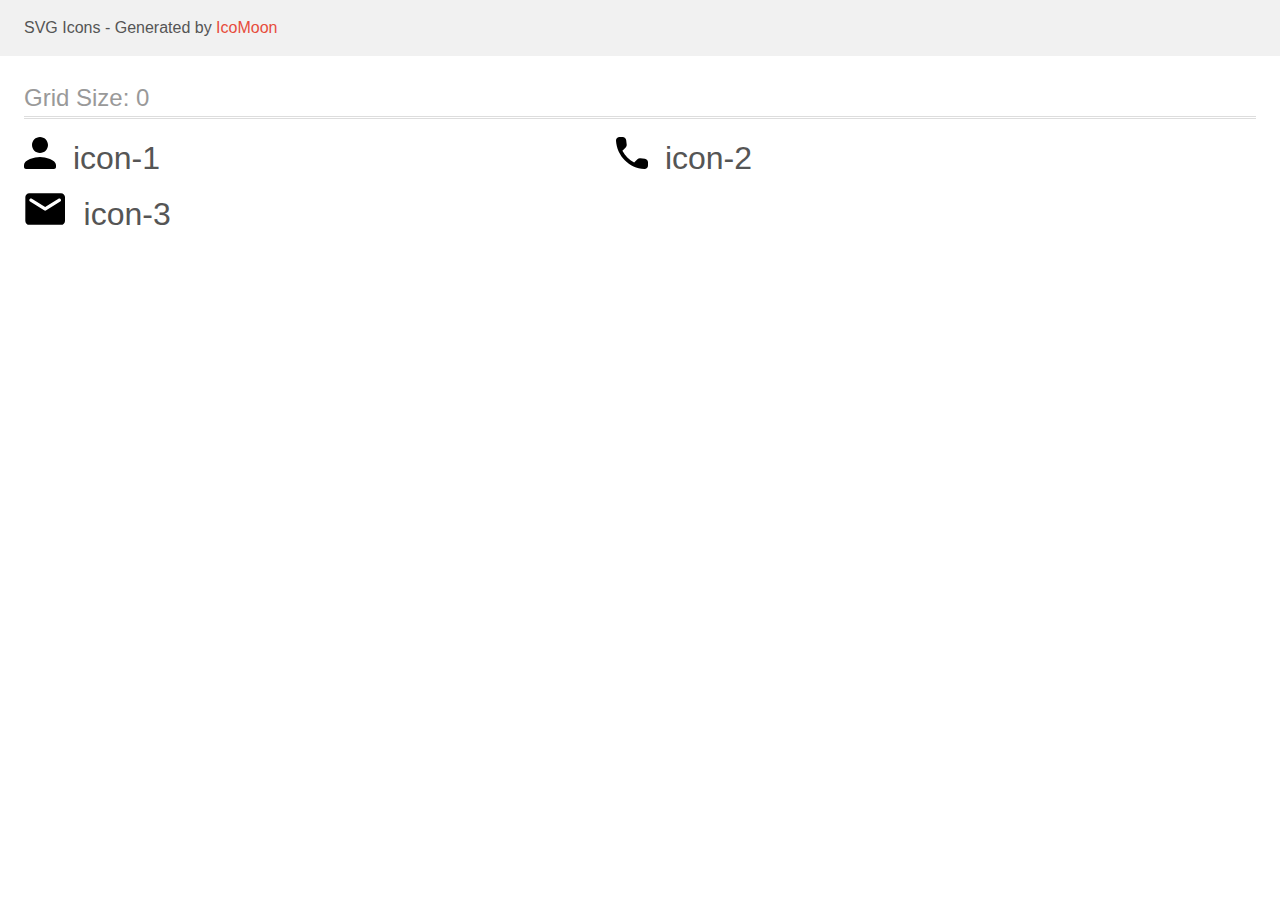
<file: images/modal/modal/demo.html>
<!doctype html>
<html>
<head>
    <title>IcoMoon - SVG Icons</title>
    <meta charset="utf-8">
    <meta name="viewport" content="width=device-width, initial-scale=1">
    <link rel="stylesheet" href="demo-files/demo.css">
    <link rel="stylesheet" href="style.css">
</head>
<body>
<svg aria-hidden="true" style="position: absolute; width: 0; height: 0; overflow: hidden;" version="1.1" xmlns="http://www.w3.org/2000/svg" xmlns:xlink="http://www.w3.org/1999/xlink">
<defs>
<symbol id="icon-1" viewBox="0 0 32 32">
<path d="M16 16c4.42 0 8-3.58 8-8s-3.58-8-8-8c-4.42 0-8 3.58-8 8s3.58 8 8 8zM16 20c-5.34 0-16 2.68-16 8v2c0 1.1 0.9 2 2 2h28c1.1 0 2-0.9 2-2v-2c0-5.32-10.66-8-16-8z"></path>
</symbol>
<symbol id="icon-2" viewBox="0 0 32 32">
<path d="M28.865 21.822l-4.525-0.517c-1.087-0.125-2.155 0.249-2.921 1.015l-3.278 3.278c-5.041-2.565-9.174-6.68-11.739-11.739l3.296-3.296c0.766-0.766 1.14-1.835 1.015-2.921l-0.517-4.489c-0.214-1.799-1.728-3.153-3.545-3.153h-3.082c-2.013 0-3.687 1.675-3.563 3.687 0.944 15.213 13.111 27.362 28.306 28.306 2.013 0.125 3.687-1.55 3.687-3.563v-3.082c0.018-1.799-1.336-3.313-3.135-3.527z"></path>
</symbol>
<symbol id="icon-3" viewBox="0 0 43 32">
<path d="M37.333 0h-32c-2.2 0-3.98 1.8-3.98 4l-0.020 24c0 2.2 1.8 4 4 4h32c2.2 0 4-1.8 4-4v-24c0-2.2-1.8-4-4-4zM36.533 8.5l-14.14 8.84c-0.64 0.4-1.48 0.4-2.12 0l-14.14-8.84c-0.5-0.32-0.8-0.86-0.8-1.44 0-1.34 1.46-2.14 2.6-1.44l13.4 8.38 13.4-8.38c1.14-0.7 2.6 0.1 2.6 1.44 0 0.58-0.3 1.12-0.8 1.44z"></path>
</symbol>
</defs>
</svg>

<header class="bgc1 clearfix">
<div class="mhl">
    <p>SVG Icons - Generated by <a href="https://icomoon.io/app">IcoMoon</a></p>
</div>
</header>
    <div class="clearfix mhl ptl">
        <h1 class="mvm mtn fgc1">Grid Size: 0</h1>
        <div class="glyph fs1">
            <div class="clearfix pbs">
                <svg class="icon icon-1"><use xlink:href="#icon-1"></use></svg><span class="name"> icon-1</span>
            </div>
        </div>
        <div class="glyph fs1">
            <div class="clearfix pbs">
                <svg class="icon icon-2"><use xlink:href="#icon-2"></use></svg><span class="name"> icon-2</span>
            </div>
        </div>
        <div class="glyph fs1">
            <div class="clearfix pbs">
                <svg class="icon icon-3"><use xlink:href="#icon-3"></use></svg><span class="name"> icon-3</span>
            </div>
        </div>
  </div>
<script defer src="svgxuse.js"></script>
</body>
</html>
</file>
<file: css/styles.css>
:root {
  --accent: #4d5ae5;
  --footer-text-color: #e7e9fc;
  --primary-background-color: #ffffff;
  --primary-font: "Roboto", sans-serif;
  --primary-letter-spacing: 0.02em;
  --primary-line-height: 1.5;
  --primary-text-color: #434455;
  --secondary-background-color: #404bbf;
  --secondary-font-size: 20px;
  --secondary-font-weight: 800;
  --secondary-line-height: 1.2;
  --secondary-text-color: #8e8f99;
  --color: #f4f4fd;
  --title-text-color: #2e2f42;
  --main-transition: 250ms cubic-bezier(0.4, 0, 0.2, 1);
}

h1,
h2,
h4,
h5,
h6,
p {
  margin-top: 0;
  margin-bottom: 0;
}

h3 {
  margin-top: 0;
  margin-bottom: 8px;
}

.page-header {
  box-shadow: 0px 2px 1px rgba(46, 47, 66, 0.08),
    0px 1px 1px rgba(46, 47, 66, 0.16), 0px 1px 6px rgba(46, 47, 66, 0.08);
}

header .link.current-page {
  position: relative;
  display: inline-block;
  color: var(--accent);
}

.current-page::after {
  content: " ";
  position: absolute;
  width: 100%;
  height: 4px;
  display: block;
  top: calc(24px + 24px - 4px);
  background-color: var(--accent);
  border-radius: 2px;
}

.container {
  width: 1158px;
  padding-left: 15px;
  padding-right: 15px;
  margin-left: auto;
  margin-right: auto;
}

.navigation,
.contacts {
  gap: 40px;
}

.navigation .link,
.contacts .link {
  color: var(--title-text-color);
  font-size: var(--primary-font-size);
  line-height: var(--primary-line-height);
  transition: color var(--main-transition);
}
.navigation .link {
  font-weight: 700;
}
.page-nav {
  display: flex;
  margin-right: auto;
  gap: 77px;
}

.navigation .link:hover,
.navigation .link:focus,
.contacts .link:active,
.contacts .link:focus,
.contacts .link:hover,
.navigation .link:active {
  color: var(--accent);
}

body {
  background-color: var(--primary-background-color);
  color: var(--primary-text-color);
  font-family: var(--primary-font);
}

.link {
  text-decoration: none;
  display: block;
}
.logo-web,
.logo-web-footer {
  color: var(--accent);
  font-family: "Raleway", sans-serif;
  font-weight: var(--secondary-font-weight);
  font-size: 18px;
  line-height: 1.3;
  letter-spacing: 0.03em;
  text-transform: uppercase;
  display: flex;
  transition: color var(--main-transition);
}
.logo-web {
  transition: color var(--main-transition);
}

.logo-studio {
  color: var(--title-text-color);
  font-family: "Raleway", sans-serif;
  transition: color var(--main-transition);
}
.logo-studio:hover,
.logo-studio:focus {
  color: var(--title-text-color);
}
.hero {
  background-color: var(--title-text-color);
  text-align: center;
  padding-top: 192px;
  padding-bottom: 192px;
  height: 603px;
  max-width: 1440px;
  margin-left: auto;
  margin-right: auto;
  background-image: linear-gradient(
      to right,
      rgba(46, 47, 66, 0.7),
      rgba(46, 47, 66, 0.7)
    ),
    url("../images/hero.jpg");
  background-repeat: no-repeat;
  background-size: cover;
  background-position: center;
}
.hero-title {
  color: var(--primary-background-color);
  font-size: 56px;
  font-weight: var(--secondary-font-weight);
  line-height: 1.07;
  margin-bottom: 48px;
  padding-right: 28%;
  padding-left: 28%;
}
.hero-button {
  background-color: var(--accent);
  border: 0px;
  border-radius: 4px;
  box-shadow: 0px 4px 4px rgba(0, 0, 0, 0.15);
  color: var(--primary-background-color);
  cursor: pointer;
  font-family: var(--primary-font);
  font-size: 16px;
  font-weight: 600;
  gap: 10px;
  letter-spacing: 0.04em;
  line-height: var(--secondary-line-height);
  padding: 16px 32px;
  transition: background-color var(--main-transition),
    box-shadow var(--main-transition);
}
.hero-button:hover,
.hero-button:focus,
.hero-button:active {
  background-color: var(--secondary-background-color);
  transition: background-color var(--main-transition);
}
.list {
  display: flex;
  gap: 24px;
  padding: 0;
  margin: 0;
  list-style: none;
}

.spdt {
  padding-top: 120px;
}

.spdt-svg {
}

.spdt-item {
  max-width: 264px;
}

.spdt-item-icon {
  background-color: var(--color);
  border-radius: 4px;
  width: 264px;
  height: 112px;
  margin-bottom: 8px;
  display: flex;
  justify-content: center;
  align-items: center;
}

.spdt-name {
  color: var(--title-text-color);
  font-weight: var(--secondary-font-weight);
  font-size: var(--secondary-font-size);
  line-height: var(--secondary-line-height);
  width: 264px;
}

.whatdo {
  padding-top: 120px;
  padding-bottom: 120px;
}

.whatdo-name,
.team-title {
  color: var(--title-text-color);
  font-weight: var(--secondary-font-weight);
  font-size: 36px;
  line-height: 1.1;
  text-align: center;
  text-transform: capitalize;
  margin-bottom: 72px;
}
.team {
  padding-top: 120px;
  padding-bottom: 120px;
  background-color: var(--color);
}
.team-item {
  background-color: var(--primary-background-color);
}

.container-team-item {
  padding-top: 32px;
  padding-bottom: 36px;
}

.team-name {
  color: var(--title-text-color);
  font-weight: var(--secondary-font-weight);
  font-size: var(--secondary-font-size);
  line-height: var(--secondary-line-height);
  text-align: center;
  padding-bottom: 8px;
}
.team-job {
  text-align: center;
  padding-bottom: 32px;
}

.list-social-media {
  display: flex;
  padding-left: 16px;
  padding-right: 16px;
  gap: 24px;
}

.link-social-media {
  display: inline-flex;
  height: 40px;
  width: 40px;
  padding: 0;
  border: none;
  color: var(--team-background-color);
  background-color: var(--accent);
  border-radius: 50%;
  justify-content: center;
  align-items: center;
  transition: background-color var(--main-transition);
}

.link-social-media:hover,
.link-social-media:focus {
  background-color: var(--secondary-background-color);
  transition: background-color var(--main-transition);
}

.icon-social-media {
  fill: currentColor;
}

.buttons,
.buttonsall {
  background-color: var(--color);
  font-family: var(--primary-font);
  font-style: normal;
  font-weight: 600;
  font-size: var(--primary-font-size);
  line-height: var(--primary-line-height);
  display: flex;
  align-items: center;
  text-align: center;
  letter-spacing: 0.04em;
  cursor: pointer;
  border: 1px solid var(--footer-text-color);
  transition: background-color var(--main-transition),
    color var(--main-transition), box-shadow var(--main-transition);
}
.buttons {
  color: var(--accent);
}

.buttonsall {
  color: var(--primary-background-color);
}

.buttons:hover,
.buttons:focus {
  color: var(--primary-background-color);
  background-color: var(--accent);
  transition: background-color var(--main-transition);
}
.portfolio-card_list {
  display: flex;
  flex-wrap: wrap;
  row-gap: 48px;
  column-gap: 24px;
}

.portfolio {
  margin-bottom: 120px;
}

.img {
  display: block;
  max-width: 360px;
  height: 300px;
}

.portfolio-card_item {
  flex-basis: calc((100% - 2 * 24px) / 3);
}

.portfolio-link:hover .overlay,
.portfolio-link:focus .overlay {
  transform: translate(0, 0);
}

.portfolio-link:hover,
.portfolio-link:focus {
  display: inline-block;
  box-shadow: 0px 1px 6px rgba(46, 47, 66, 0.08),
    0px 1px 1px rgba(46, 47, 66, 0.16), 0px 2px 1px rgba(46, 47, 66, 0.08);
  transition: box-shadow var(--main-transition);
}

.portfolio-overlay {
  position: relative;
  overflow: hidden;
}

.overlay {
  position: absolute;
  width: 100%;
  height: 100%;
  left: 0px;
  top: 0px;
  background-color: var(--accent);
  background-blend-mode: soft-light;
  mix-blend-mode: normal;
  font-family: var(--primary-font);
  font-style: normal;
  font-weight: 400;
  font-size: 16px;
  line-height: var(--primary-line-height);
  letter-spacing: var(--primary-letter-spacing);
  color: var(--color);
  padding-top: 40px;
  padding-left: 32px;
  padding-right: 32px;
  padding-bottom: 164px;
  transform: translateY(100%);
  transition: transform var(--main-transition);
}

.portfolio-card_box {
  padding: 32px 16px;
  border: 0.5px solid var(--color);
  border-top: 0;
}
.portfolio-name {
  color: var(--title-text-color);
  font-weight: var(--secondary-font-weight);
  font-size: var(--secondary-font-size);
  line-height: var(--secondary-line-height);
  letter-spacing: 0.2e;
  margin-bottom: 8px;
}

.portfolio-category {
  color: var(--primary-text-color);
}

.footer {
  background-color: var(--title-text-color);
  padding-top: 100px;
  padding-bottom: 100px;
}
.footer-text {
  color: var(--footer-text-color);
  width: 264px;
  height: 72px;
  margin-top: 16px;
}

.container-footer {
  display: flex;
}

.footer-prom {
  margin-right: 120px;
}

.footer-social-media {
  margin-right: 80px;
}

.footer-sm-title {
  font-family: var(--primary-font);
  font-weight: 600;
  font-size: var(--primary-font-size);
  line-height: var(--primary-line-height);
  letter-spacing: var(--primary-letter-spacing);
  color: var(--primary-background-color);
  margin-bottom: 16px;
}

.list-social-media {
  display: flex;
  padding-left: 16px;
  padding-right: 16px;
  gap: 24px;
}

.footer .list-social-media {
  padding: 0;
  gap: 16px;
}

.footer .link-social-media {
  height: 40px;
  width: 40px;
  border-radius: 50%;
  justify-content: center;
  align-items: center;
  background-color: rgba(255, 255, 255, 0.1);
}

.footer .link-social-media:hover,
.footer .link-social-media:focus {
  background-color: #31d0aa;
  transition: background-color var(--main-transition);
}

.customers {
  padding: 120px 0px;
}

.customers-title {
  font-family: var(--primary-font);
  font-size: 36px;
  font-weight: 700;
  line-height: 1.67;
  letter-spacing: 0.03em;
  text-align: center;
  margin-bottom: 72px;
}

.customers-list {
  display: flex;
  gap: 24px;
  padding-left: 0;
  padding-right: 0;
  margin-left: auto;
  margin-right: auto;
}

.customers-link {
  display: inline-flex;
  width: 168px;
  height: 88px;
  border: 1px solid var(--secondary-text-color);
  border-radius: 4px;
  color: var(--secondary-text-color);
  justify-content: center;
  align-items: center;
  transition: color var(--main-transition), border-color var(--main-transition);
}

.customers-link:hover,
.customers-link:focus {
  color: var(--accent);
  border-color: var(--accent);
}

.icon-customers {
  fill: currentColor;
}

.studio-white {
  color: var(--color);
  font-family: "Raleway", sans-serif;
}
.studio-white:hover,
.studio-white:focus {
  color: var(--color);
  transition: color var(--main-transition);
}

.container-header {
  display: flex;
  align-items: center;
  padding-top: 24px;
  padding-bottom: 24px;
}

.filter {
  margin-top: 96px;
  margin-bottom: 72px;
}

.filter-list {
  display: flex;
  justify-content: center;
  gap: 24px;
}

.filter-btn,
.filter-btnall {
  padding: 12px 24px;
  border-radius: 4px;
}

.filter-btnall {
  background-color: var(--accent);
  box-shadow: 0px 3px 1px rgba(0, 0, 0, 0.1), 0px 2px 1px rgba(0, 0, 0, 0.08),
    0px 2px 2px rgba(0, 0, 0, 0.12);
  border-radius: 4px;
}

.dnon {
  display: none;
}

.backdrop {
  position: fixed;
  top: 0;
  left: 0;
  z-index: 100;
  height: 100%;
  width: 100%;
  background-color: rgba(46, 47, 66, 0.4);
  transition: opacity var(--main-transition), visibility var(--main-transition);
}

.backdrop.is-hidden {
  opacity: 0;
  visibility: hidden;
  pointer-events: none;
}

.modal {
  position: absolute;
  top: 50%;
  left: 50%;
  width: 408px;
  height: 576px;
  background-color: #fcfcfc;
  box-shadow: 0px 1px 1px rgba(0, 0, 0, 0.14), 0px 1px 3px rgba(0, 0, 0, 0.12),
    0px 2px 1px rgba(0, 0, 0, 0.2);
  border-radius: 4px;
  padding-top: 72px;
  padding-bottom: 40px;
  padding-left: 24px;
  padding-right: 24px;
  transform: translate(-50%, -50%);
}

.modal-close-btn {
  position: absolute;
  top: 24px;
  right: 24px;
  display: flex;
  justify-content: center;
  align-items: center;
  width: 24px;
  height: 24px;
  border-radius: 50%;
  border-color: var(--footer-text-color);
  border: 1px solid rgba(0, 0, 0, 0.1);
  padding: 0;
  cursor: pointer;
  transition: background-color var(--main-transition);
}

.modal-close-btn:hover,
.modal-close-btn:focus {
  background-color: var(--secondary-background-color);
}

.modal-close-btn:hover .modal-close-btn-icon,
.modal-close-btn:focus .modal-close-btn-icon {
  fill: var(--primary-background-color);
}

.modal-form {
  display: flex;
  flex-direction: column;
  margin-bottom: 8px;
}

.modal-form-input {
  width: 100%;
  height: 40px;
  border-radius: 4px;
  padding-left: 38px;
  background-color: inherit;
  border: 1px solid rgba(33, 33, 33, 0.2);
  font-size: 16px;
  color: rgba(0, 0, 0, 1);
  transition: border-color var(--main-transition);
}

.modal-form-input:focus {
  outline: none;
  border-color: var(--accent);
}

.modal-form-input:focus + .modal-icon {
  fill: var(--accent);
}

.title-modal {
  font-family: var(--primary-font);
  font-size: 16px;
  font-weight: 500;
  line-height: var(--primary-line-height);
  letter-spacing: var(--primary-letter-spacing);
  text-align: center;
  color: var(--title-text-color);
  margin-bottom: 14px;
}

.modal-form-input-desc {
  font-family: var(--primary-font);
  font-size: 12px;
  font-weight: 400;
  line-height: var(--secondary-line-height);
  letter-spacing: 0.04em;
  text-align: left;
  color: var(--secondary-text-color);
  margin-bottom: 4px;
}

.modal-icon {
  position: absolute;
  top: 50%;
  transform: translateY(-50%);
  display: block;
  fill: var(--title-text-color);
  transition: fill var(--main-transition);
  left: 16px;
}

.modal-input {
  position: relative;
  display: flex;
}

.modal-form-field {
  display: flex;
  flex-direction: column;
  margin-bottom: 8px;
}

.modal-form-comment {
  width: 100%;
  height: 120px;
  padding-top: 8px;
  padding-left: 16px;
  border: 1px solid rgba(33, 33, 33, 0.2);
  border-radius: 4px;
  resize: none;
  background: #fcfcfc;
  transition: border-color var(--main-transition);
}

.modal-form-comment::placeholder {
  color: rgba(117, 117, 117, 0.5);
}

.modal-form-comment:focus,
.modal-form-comment:not(:placeholder-shown) {
  outline: none;
  border-color: var(--accent);
}

.modal-form-check-label {
  position: relative;
  display: inline-flex;
  flex-direction: column;
  margin-bottom: 24px;
  margin-top: 8px;
  padding-left: 24px;
}

.modal-form-accept-condition {
  font-family: var(--primary-font);
  font-size: 12px;
  line-height: var(--secondary-line-height);
  letter-spacing: 0.04em;
  color: #757575;
}

.modal-form-check-label::before {
  display: flex;
  width: 16px;
  height: 16px;
  border: 1.25px solid #2e2f42;
  border-radius: 2px;
  content: "";
  cursor: pointer;
  position: absolute;
  left: 0;
  top: 0;
  transition: background-color var(--main-transition),
    border-color var(--main-transition);
}

.modal-form-check-input:checked + .modal-form-check-label::before {
  background-color: var(--accent);
  border: 1.25px solid var(--accent);
  border-radius: 2px;
  background-image: url(../images/checkmark.svg);
  background-repeat: no-repeat;
  background-size: contain;
  background-origin: border-box;
}

.privacy-policy {
  color: var(--accent);
}

.visualy-hidden {
  position: absolute;
  width: 1px;
  height: 1px;
  margin: -1px;
  padding: 0;
  overflow: hidden;
  border: 0;
  clip: rect(0 0 0 0);
}

.modal-form-submit {
  display: flex;
  align-items: center;
  padding-top: 16px;
  padding-right: 32px;
  padding-bottom: 16px;
  padding-left: 32px;
  margin-left: auto;
  margin-right: auto;
  border: none;
  font-family: var(--primary-font);
  font-weight: 600;
  font-size: var(--primary-font-size);
  line-height: var(--secondary-line-height);
  letter-spacing: 0.04em;
  color: var(--primary-background-color);
  background-color: var(--accent);
  box-shadow: 0px 4px 4px rgba(0, 0, 0, 0.15);
  border-radius: 4px;
  cursor: pointer;
  transition: background-color var(--main-transition);
}

.modal-form-submit:focus,
.modal-form-submit:hover {
  background-color: #404bbf;
  outline: none;
}

.modal-form-submit-title {
  width: 106px;
}

.subscribe-email {
  display: flex;
  gap: 24px;
  margin-top: 16px;
}

.subscribe-label {
  font-family: var(--primary-font);
  font-weight: 600;
  font-size: var(--primary-font-size);
  line-height: var(--primary-line-height);
  letter-spacing: var(--primary-letter-spacing);
  color: var(--primary-background-color);
}

.subscribe-input {
  display: flex;
  align-items: center;
  width: 264px;
  height: 40px;
  padding-left: 16px;
  padding-top: 8px;
  padding-bottom: 8px;
  font-family: var(--primary-font);
  font-weight: 400;
  font-size: 12px;
  line-height: var(--secondary-line-height);
  letter-spacing: 0.04em;
  border: 1px solid rgba(255, 255, 255, 0.3);
  filter: drop-shadow(0px 4px 4px rgba(0, 0, 0, 0.15));
  border-radius: 4px;
  background-color: var(--title-text-color);
  transition: background-color var(--main-transition),
    color var(--main-transition);
}

.subscribe-input:hover,
.subscribe-input:not(:placeholder-shown) {
  outline: none;
  border-color: var(--accent);
  color: var(--primary-background-color);
}

.subscribe-button {
  display: flex;
  align-items: center;
  text-align: center;
  padding: 8px 24px;
  margin-top: auto;
  border-radius: 4px;
  gap: 16px;
  border: none;
  cursor: pointer;
  background-color: var(--accent);
  color: var(--primary-background-color);
  font-family: var(--primary-font);
  font-weight: 700;
  font-size: var(--primary-font-size);
  line-height: var(--primary-line-height);
  letter-spacing: 0.06em;
  transition: background-color var(--main-transition);
}

.subscribe-button:focus,
.subscribe-button:hover {
  background-color: #404bbf;
}

.subscribe-button-icon {
  display: flex;
  justify-content: center;
  align-items: center;
}
</file>
<file: images/client/demo-files/demo.css>
body {
  padding: 0;
  margin: 0;
  font-family: sans-serif;
  font-size: 1em;
  line-height: 1.5;
  color: #555;
  background: #fff;
}
h1 {
  font-size: 1.5em;
  font-weight: normal;
  box-shadow: 0 1px #ddd, 0 2px #fff, 0 3px #ddd;
}
small {
  font-size: .66666667em;
}
a {
  color: #e74c3c;
  text-decoration: none;
}
a:hover, a:focus {
  box-shadow: 0 1px #e74c3c;
}
.bshadow0, input {
  box-shadow: inset 0 -2px #e7e7e7;
}
input:hover {
  box-shadow: inset 0 -2px #ccc;
}
input, fieldset {
  font-size: 1em;
  margin: 0;
  padding: 0;
  border: 0;
}
input {
  color: inherit;
  line-height: 1.5;
  height: 1.5em;
  padding: .25em 0;
}
input:focus {
  outline: none;
  box-shadow: inset 0 -2px #449fdb;
}
.glyph {
  font-size: 16px;
  margin-right: 1.5em;
  float: left;
  width: 17em;
}
svg {
  color: #000;
}
.liga {
  width: 80%;
  width: calc(100% - 2.5em);
}
.talign-right {
  text-align: right;
}
.talign-center {
  text-align: center;
}
.bgc1 {
  background: #f1f1f1;
}
.fgc0 {
  color: #000;
}
.fgc1 {
  color: #999;
}
p {
  margin-top: 1em;
  margin-bottom: 1em;
}
.mvm {
  margin-top: .75em;
  margin-bottom: .75em;
}
.mtn {
  margin-top: 0;
}
.mtl, .mal {
  margin-top: 1.5em;
}
.mbl, .mal {
  margin-bottom: 1.5em;
}
.mal, .mhl {
  margin-left: 1.5em;
  margin-right: 1.5em;
}
.mhmm {
  margin-left: 1em;
  margin-right: 1em;
}
.ptl {
  padding-top: 1.5em;
}
.pbs, .pvs {
  padding-bottom: .25em;
}
.pvs, .pts {
  padding-top: .25em;
}
.unit {
  float: left;
}
.unitRight {
  float: right;
}
.size1of2 {
  width: 50%;
}
.size1of1 {
  width: 100%;
}
.clearfix:before, .clearfix:after {
  content: " ";
  display: table;
}
.clearfix:after {
  clear: both;
}
.hidden-true {
  display: none;
}
.textbox0 {
  width: 3em;
  background: #f1f1f1;
  padding: .25em .5em;
  line-height: 1.5;
  height: 1.5em;
}
.fs0 {
  font-size: 16px;
}
.fs1 {
  font-size: 32px;
}
.name {
  margin-left: .25em;
}
</file>
<file: images/client/style.css>
.icon {
  display: inline-block;
  width: 1em;
  height: 1em;
  stroke-width: 0;
  stroke: currentColor;
  fill: currentColor;
}

/* ==========================================
Single-colored icons can be modified like so:
.icon-name {
  font-size: 32px;
  color: red;
}
========================================== */

.icon-client1 {
  width: 0.8720703125em;
}

.icon-client2 {
  width: 0.76953125em;
}

.icon-client3 {
  width: 1.0732421875em;
}

.icon-client4 {
  width: 2.048828125em;
}

.icon-client5 {
  width: 1.369140625em;
}

.icon-client6 {
  width: 1.857421875em;
}
</file>
<file: images/svg/demo-files/demo.css>
body {
  padding: 0;
  margin: 0;
  font-family: sans-serif;
  font-size: 1em;
  line-height: 1.5;
  color: #555;
  background: #fff;
}
h1 {
  font-size: 1.5em;
  font-weight: normal;
  box-shadow: 0 1px #ddd, 0 2px #fff, 0 3px #ddd;
}
small {
  font-size: .66666667em;
}
a {
  color: #e74c3c;
  text-decoration: none;
}
a:hover, a:focus {
  box-shadow: 0 1px #e74c3c;
}
.bshadow0, input {
  box-shadow: inset 0 -2px #e7e7e7;
}
input:hover {
  box-shadow: inset 0 -2px #ccc;
}
input, fieldset {
  font-size: 1em;
  margin: 0;
  padding: 0;
  border: 0;
}
input {
  color: inherit;
  line-height: 1.5;
  height: 1.5em;
  padding: .25em 0;
}
input:focus {
  outline: none;
  box-shadow: inset 0 -2px #449fdb;
}
.glyph {
  font-size: 16px;
  margin-right: 1.5em;
  float: left;
  width: 9em;
}
svg {
  color: #000;
}
.liga {
  width: 80%;
  width: calc(100% - 2.5em);
}
.talign-right {
  text-align: right;
}
.talign-center {
  text-align: center;
}
.bgc1 {
  background: #f1f1f1;
}
.fgc0 {
  color: #000;
}
.fgc1 {
  color: #999;
}
p {
  margin-top: 1em;
  margin-bottom: 1em;
}
.mvm {
  margin-top: .75em;
  margin-bottom: .75em;
}
.mtn {
  margin-top: 0;
}
.mtl, .mal {
  margin-top: 1.5em;
}
.mbl, .mal {
  margin-bottom: 1.5em;
}
.mal, .mhl {
  margin-left: 1.5em;
  margin-right: 1.5em;
}
.mhmm {
  margin-left: 1em;
  margin-right: 1em;
}
.ptl {
  padding-top: 1.5em;
}
.pbs, .pvs {
  padding-bottom: .25em;
}
.pvs, .pts {
  padding-top: .25em;
}
.unit {
  float: left;
}
.unitRight {
  float: right;
}
.size1of2 {
  width: 50%;
}
.size1of1 {
  width: 100%;
}
.clearfix:before, .clearfix:after {
  content: " ";
  display: table;
}
.clearfix:after {
  clear: both;
}
.hidden-true {
  display: none;
}
.textbox0 {
  width: 3em;
  background: #f1f1f1;
  padding: .25em .5em;
  line-height: 1.5;
  height: 1.5em;
}
.fs0 {
  font-size: 16px;
}
.fs1 {
  font-size: 32px;
}
.name {
  font-size: 0.5em;
  margin-left: 1em;
}
</file>
<file: images/svg/style.css>
.icon {
  display: inline-block;
  width: 1em;
  height: 1em;
  stroke-width: 0;
  stroke: currentColor;
  fill: currentColor;
}

/* ==========================================
Single-colored icons can be modified like so:
.icon-name {
  font-size: 32px;
  color: red;
}
========================================== */
</file>
<file: images/modal/modal/demo-files/demo.css>
body {
  padding: 0;
  margin: 0;
  font-family: sans-serif;
  font-size: 1em;
  line-height: 1.5;
  color: #555;
  background: #fff;
}
h1 {
  font-size: 1.5em;
  font-weight: normal;
  box-shadow: 0 1px #ddd, 0 2px #fff, 0 3px #ddd;
}
small {
  font-size: .66666667em;
}
a {
  color: #e74c3c;
  text-decoration: none;
}
a:hover, a:focus {
  box-shadow: 0 1px #e74c3c;
}
.bshadow0, input {
  box-shadow: inset 0 -2px #e7e7e7;
}
input:hover {
  box-shadow: inset 0 -2px #ccc;
}
input, fieldset {
  font-size: 1em;
  margin: 0;
  padding: 0;
  border: 0;
}
input {
  color: inherit;
  line-height: 1.5;
  height: 1.5em;
  padding: .25em 0;
}
input:focus {
  outline: none;
  box-shadow: inset 0 -2px #449fdb;
}
.glyph {
  font-size: 16px;
  margin-right: 1.5em;
  float: left;
  width: 17em;
}
svg {
  color: #000;
}
.liga {
  width: 80%;
  width: calc(100% - 2.5em);
}
.talign-right {
  text-align: right;
}
.talign-center {
  text-align: center;
}
.bgc1 {
  background: #f1f1f1;
}
.fgc0 {
  color: #000;
}
.fgc1 {
  color: #999;
}
p {
  margin-top: 1em;
  margin-bottom: 1em;
}
.mvm {
  margin-top: .75em;
  margin-bottom: .75em;
}
.mtn {
  margin-top: 0;
}
.mtl, .mal {
  margin-top: 1.5em;
}
.mbl, .mal {
  margin-bottom: 1.5em;
}
.mal, .mhl {
  margin-left: 1.5em;
  margin-right: 1.5em;
}
.mhmm {
  margin-left: 1em;
  margin-right: 1em;
}
.ptl {
  padding-top: 1.5em;
}
.pbs, .pvs {
  padding-bottom: .25em;
}
.pvs, .pts {
  padding-top: .25em;
}
.unit {
  float: left;
}
.unitRight {
  float: right;
}
.size1of2 {
  width: 50%;
}
.size1of1 {
  width: 100%;
}
.clearfix:before, .clearfix:after {
  content: " ";
  display: table;
}
.clearfix:after {
  clear: both;
}
.hidden-true {
  display: none;
}
.textbox0 {
  width: 3em;
  background: #f1f1f1;
  padding: .25em .5em;
  line-height: 1.5;
  height: 1.5em;
}
.fs0 {
  font-size: 16px;
}
.fs1 {
  font-size: 32px;
}
.name {
  margin-left: .25em;
}
</file>
<file: images/modal/modal/style.css>
.icon {
  display: inline-block;
  width: 1em;
  height: 1em;
  stroke-width: 0;
  stroke: currentColor;
  fill: currentColor;
}

/* ==========================================
Single-colored icons can be modified like so:
.icon-name {
  font-size: 32px;
  color: red;
}
========================================== */

.icon-3 {
  width: 1.3330078125em;
}
</file>
